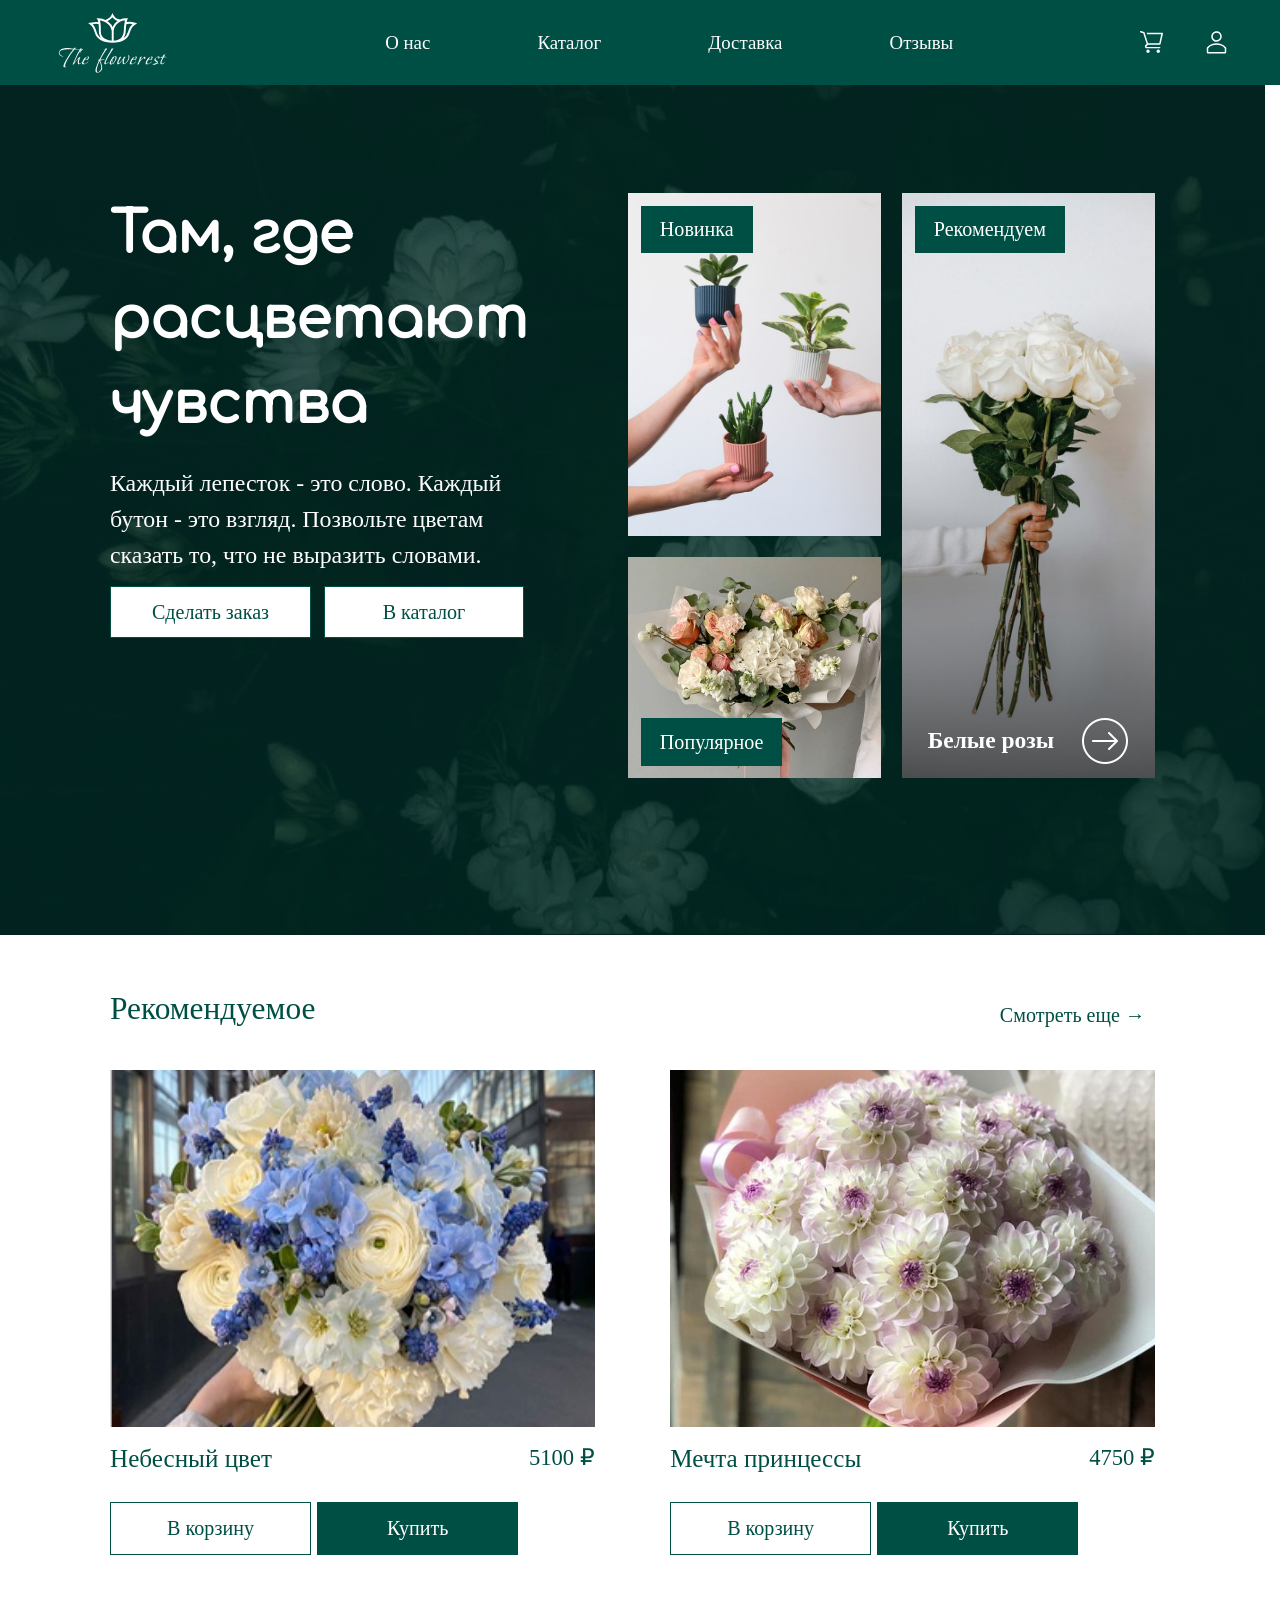
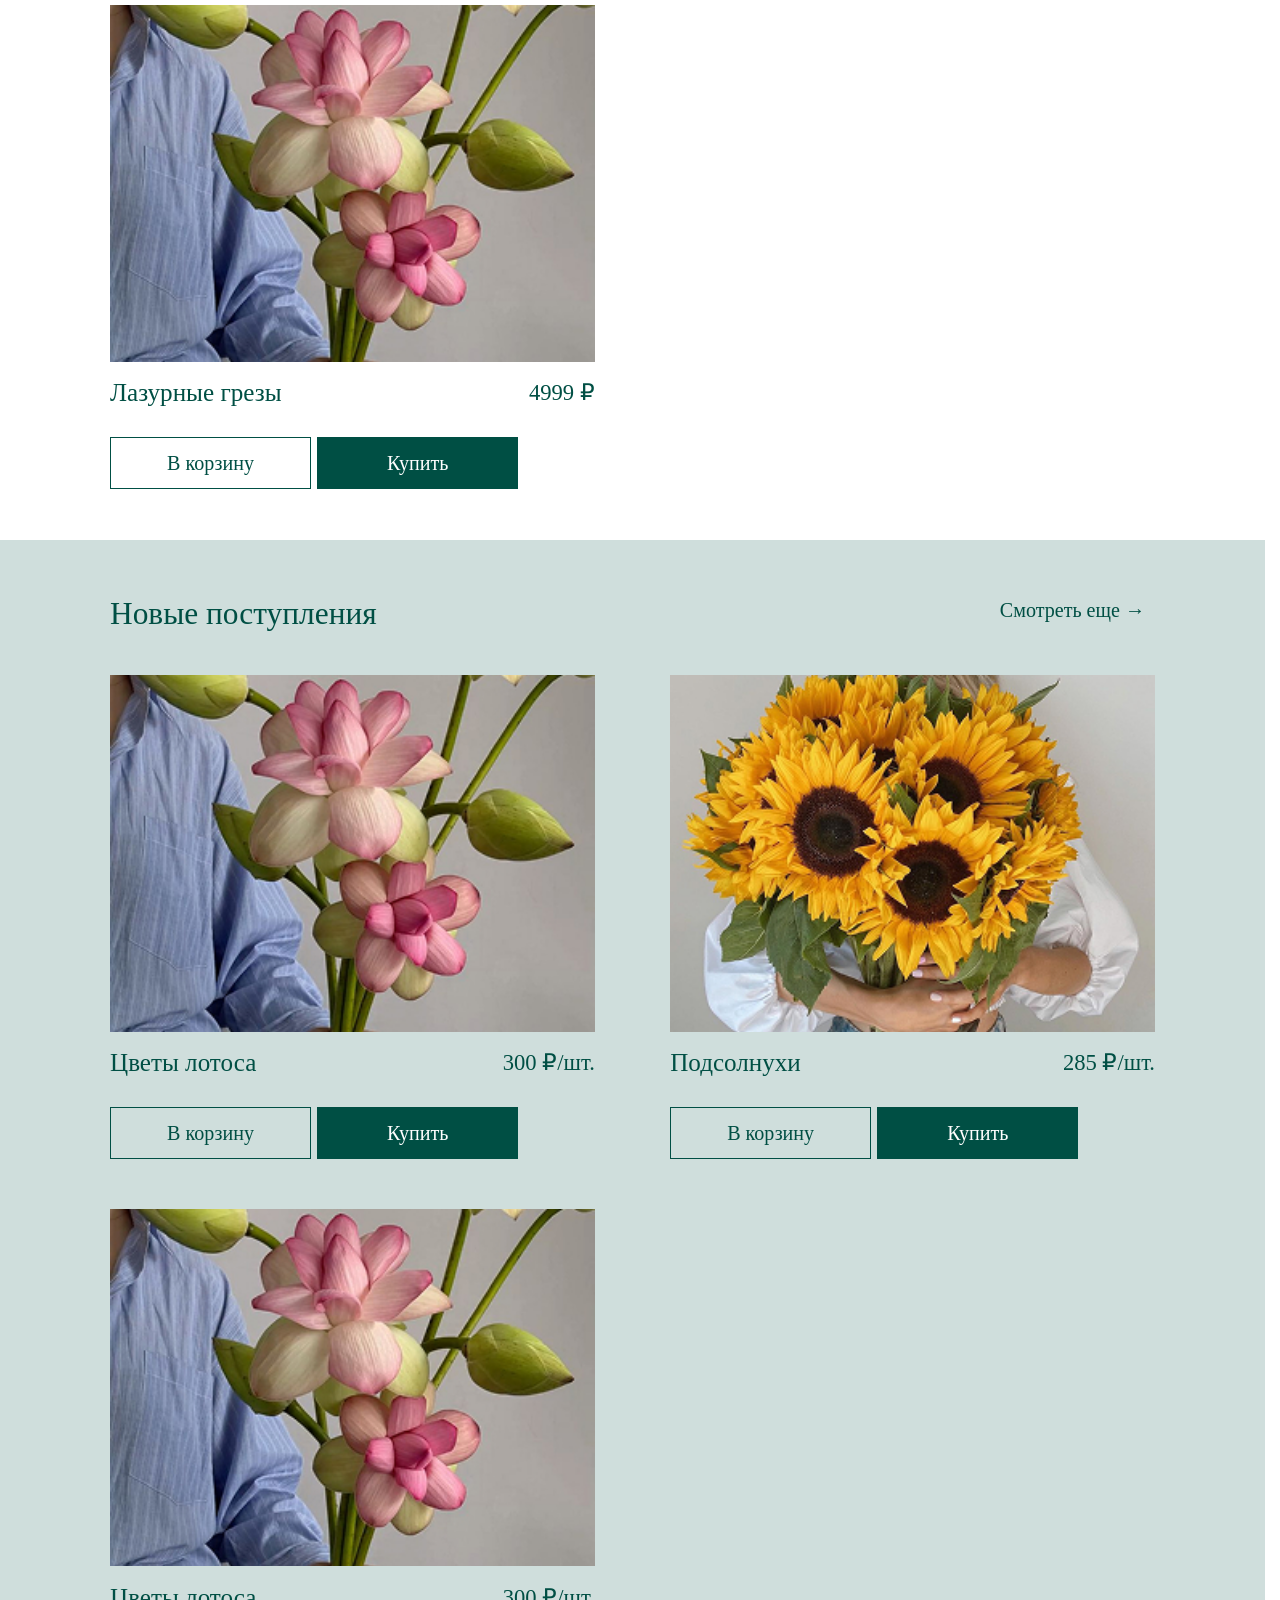
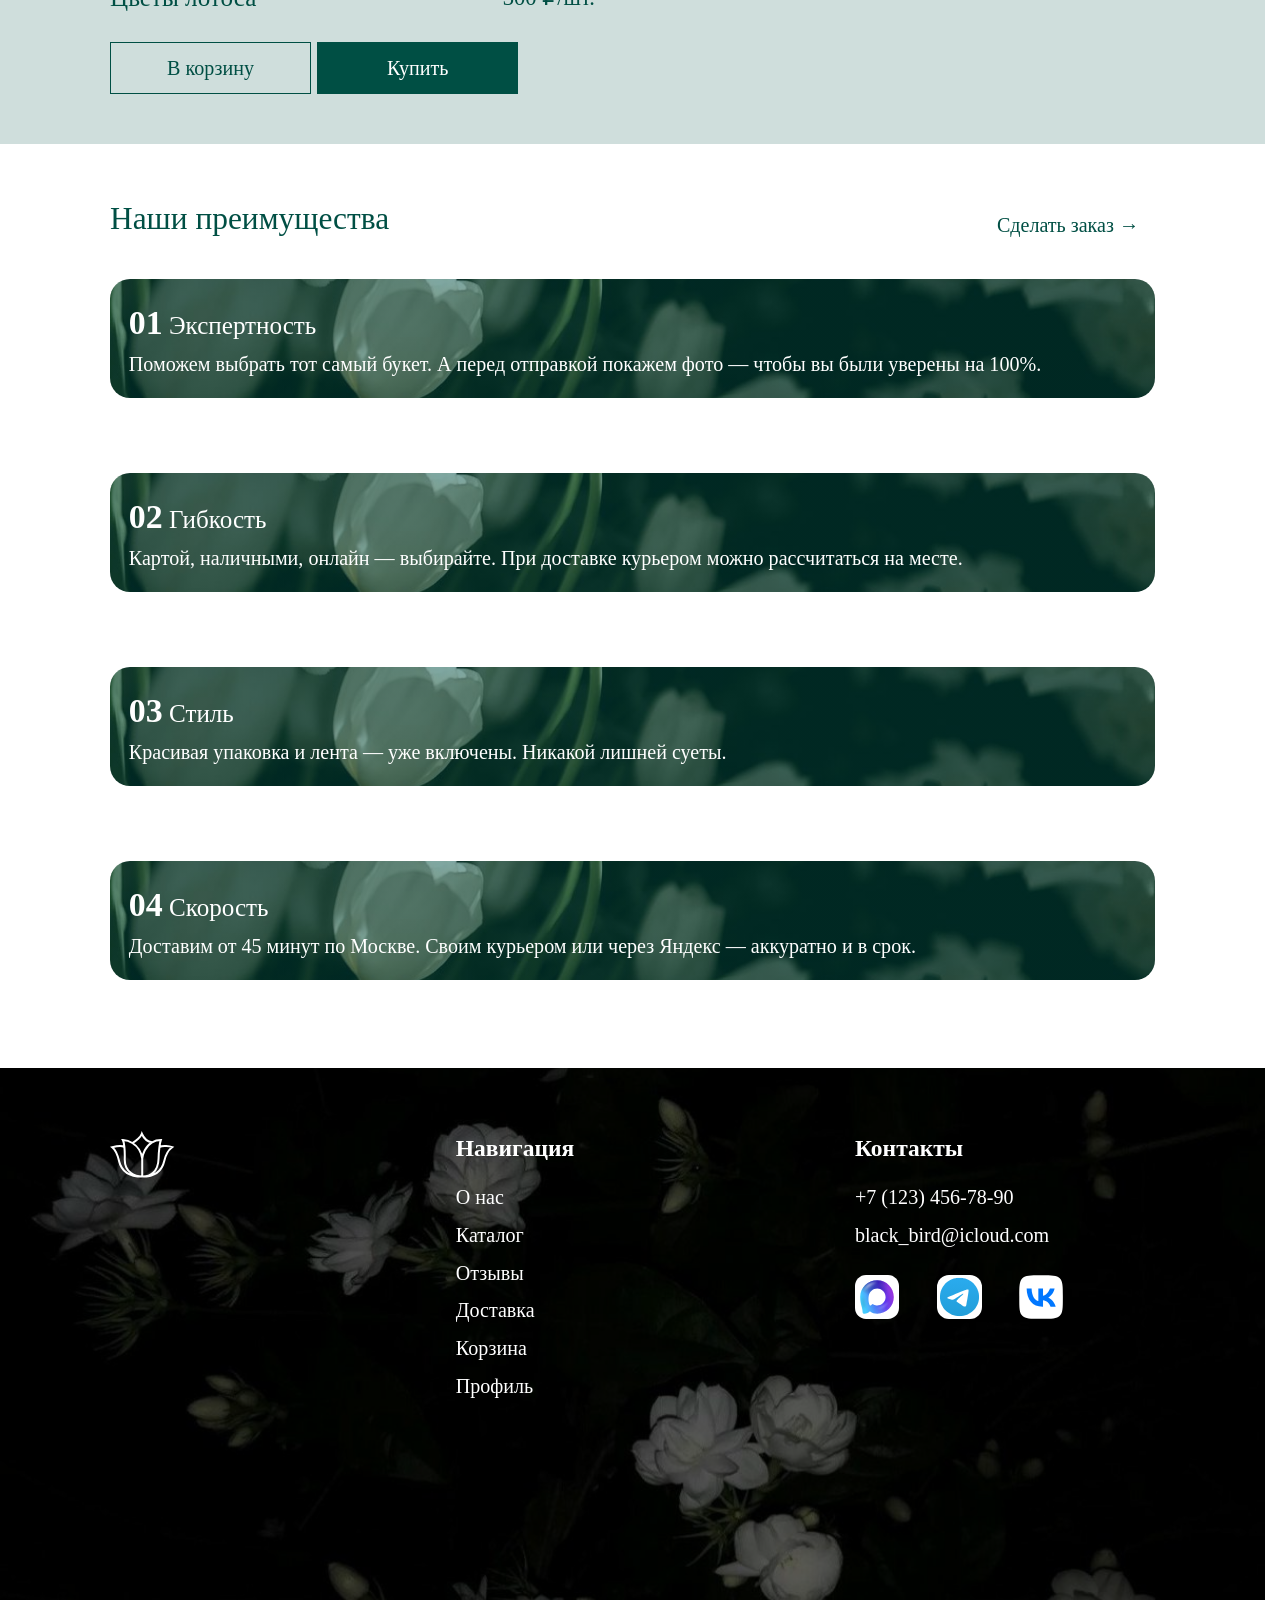
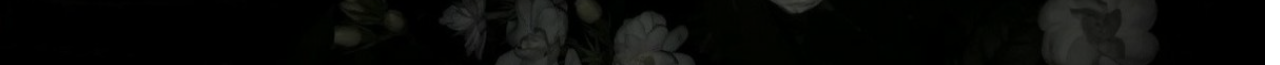
<file: index.html>
<!doctype html>
<html lang="ru">

<head>
  <meta charset="UTF-8" />
  <meta name="viewport" content="width=device-width, initial-scale=1.0" />
  <title>The Howerest</title>
  <link rel="stylesheet" href="css/main.css" />
  <script src="./js/main.js" defer></script>
</head>

<body>
  <header class="header">
    <div class="logo">
      <a href="/">
        <img src="./img/logo1.svg" alt="Логотип" />
      </a>
    </div>

    <nav class="full-menu" id="full-menu">
      <ul class="full-menu__list">
        <li>
          <a class="full-menu__link" href="./pages/about.html">О нас</a>
        </li>
        <li>
          <a class="full-menu__link" href="./pages/catalog.html">Каталог</a>
        </li>
        <li>
          <a class="full-menu__link" href="./pages/delivery.html">Доставка</a>
        </li>
        <li>
          <a class="full-menu__link" href="./pages/reviews.html">Отзывы</a>
        </li>
      </ul>
    </nav>
    <div class="header-actions">
      <a href="./pages/basket.html" class="header-basket">
        <span class="cart-count" id="cart-count">0</span>
        <svg class="header-icon" width="27" height="27" viewBox="0 0 27 27" xmlns="http://www.w3.org/2000/svg">
          <g clip-path="url(#clip0_221_533)">
            <path
              d="M9.99756 23.8411C10.9295 23.8411 11.6851 23.0905 11.6851 22.1647C11.6851 21.2389 10.9295 20.4884 9.99756 20.4884C9.06558 20.4884 8.31006 21.2389 8.31006 22.1647C8.31006 23.0905 9.06558 23.8411 9.99756 23.8411Z" />
            <path
              d="M20.25 23.8411C21.182 23.8411 21.9375 23.0905 21.9375 22.1647C21.9375 21.2389 21.182 20.4884 20.25 20.4884C19.318 20.4884 18.5625 21.2389 18.5625 22.1647C18.5625 23.0905 19.318 23.8411 20.25 23.8411Z" />
            <path
              d="M24.8101 4.00082C24.7403 3.91536 24.6523 3.84631 24.5525 3.79865C24.4526 3.75099 24.3434 3.72589 24.2326 3.72516H8.61761L9.10511 5.21523H23.2501L21.2476 14.1556H9.99761L6.57011 3.375C6.53304 3.2606 6.46866 3.15682 6.38247 3.07249C6.29627 2.98816 6.19082 2.9258 6.07511 2.89073L3.00011 1.95198C2.90556 1.92312 2.80621 1.91304 2.70774 1.92232C2.60927 1.9316 2.5136 1.96005 2.42619 2.00606C2.24968 2.09897 2.11754 2.25774 2.05886 2.44743C2.00018 2.63712 2.01977 2.8422 2.1133 3.01755C2.20683 3.1929 2.36666 3.32416 2.55761 3.38245L5.25011 4.20198L8.69261 15.005L7.46261 16.0033L7.36511 16.1002C7.06087 16.4485 6.88841 16.8912 6.87746 17.3523C6.86651 17.8133 7.01774 18.2637 7.30511 18.6258C7.50953 18.8728 7.76929 19.0688 8.06362 19.1981C8.35794 19.3275 8.67866 19.3867 9.00011 19.3709H21.5176C21.7165 19.3709 21.9073 19.2924 22.0479 19.1526C22.1886 19.0129 22.2676 18.8234 22.2676 18.6258C22.2676 18.4282 22.1886 18.2387 22.0479 18.099C21.9073 17.9593 21.7165 17.8808 21.5176 17.8808H8.88011C8.79375 17.8779 8.7096 17.8529 8.63581 17.8082C8.56201 17.7635 8.50106 17.7007 8.45883 17.6258C8.41661 17.5509 8.39455 17.4665 8.39477 17.3806C8.39499 17.2948 8.4175 17.2104 8.46011 17.1358L10.2676 15.6457H21.8476C22.021 15.6499 22.1905 15.5943 22.3272 15.4883C22.464 15.3824 22.5595 15.2326 22.5976 15.0646L24.9751 4.6341C24.9979 4.52303 24.9949 4.40825 24.9663 4.29851C24.9377 4.18877 24.8843 4.08696 24.8101 4.00082V4.00082Z" />
          </g>
          <defs>
            <clipPath id="clip0_221_533">
              <rect width="27" height="26.8212" />
            </clipPath>
          </defs>
        </svg>
      </a>
      <a href="./pages/profile.html" class="header-profile">
        <svg class="header-icon" width="27" height="27" viewBox="0 0 27 27" xmlns="http://www.w3.org/2000/svg">
          <g clip-path="url(#clip0_221_534)">
            <path
              d="M13.5 12.6656C14.5384 12.6656 15.5534 12.3597 16.4167 11.7866C17.2801 11.2136 17.953 10.3991 18.3504 9.44612C18.7477 8.49316 18.8517 7.44455 18.6491 6.43289C18.4466 5.42124 17.9465 4.49197 17.2123 3.76261C16.4781 3.03324 15.5426 2.53654 14.5242 2.33531C13.5058 2.13408 12.4502 2.23736 11.4909 2.63209C10.5316 3.02682 9.71166 3.69527 9.13478 4.55291C8.55791 5.41055 8.25 6.41886 8.25 7.45033C8.25 8.8335 8.80312 10.16 9.78769 11.1381C10.7723 12.1161 12.1076 12.6656 13.5 12.6656ZM13.5 3.72517C14.2417 3.72517 14.9667 3.94365 15.5834 4.35297C16.2001 4.7623 16.6807 5.34409 16.9645 6.02477C17.2484 6.70546 17.3226 7.45447 17.1779 8.17708C17.0333 8.89969 16.6761 9.56345 16.1517 10.0844C15.6272 10.6054 14.959 10.9602 14.2316 11.1039C13.5042 11.2477 12.7502 11.1739 12.0649 10.8919C11.3797 10.61 10.794 10.1325 10.382 9.51992C9.96993 8.90732 9.75 8.1871 9.75 7.45033C9.75 6.46236 10.1451 5.51485 10.8483 4.81624C11.5516 4.11764 12.5054 3.72517 13.5 3.72517Z" />
            <path
              d="M22.8525 18.1565C21.6497 16.8936 20.2003 15.8878 18.5929 15.2003C16.9855 14.5129 15.2538 14.1583 13.5038 14.1583C11.7537 14.1583 10.022 14.5129 8.4146 15.2003C6.80717 15.8878 5.35777 16.8936 4.155 18.1565C3.89424 18.4331 3.74941 18.7981 3.75 19.1772V23.096C3.75 23.4912 3.90804 23.8702 4.18934 24.1497C4.47065 24.4291 4.85218 24.5861 5.25 24.5861H21.75C22.1478 24.5861 22.5294 24.4291 22.8107 24.1497C23.092 23.8702 23.25 23.4912 23.25 23.096V19.1772C23.2526 18.7992 23.1105 18.4343 22.8525 18.1565ZM21.75 23.096H5.25V19.1697C6.31292 18.0579 7.59247 17.1725 9.01077 16.5675C10.4291 15.9625 11.9565 15.6505 13.5 15.6505C15.0435 15.6505 16.5709 15.9625 17.9892 16.5675C19.4075 17.1725 20.6871 18.0579 21.75 19.1697V23.096Z" />
          </g>
          <defs>
            <clipPath id="clip0_221_534">
              <rect width="27" height="26.8212" />
            </clipPath>
          </defs>
        </svg>
      </a>
      <button class="burger" id="burger">
        <span class="burger__line"></span>
        <span class="burger__line"></span>
        <span class="burger__line"></span>
      </button>
    </div>
  </header>
  <div class="overlay" id="overlay"></div>
  <main>
    <section class="section section-main">
      <div class="container main-content">
        <div class="main-wrapper-right">
          <h1 class="main__title">Там, где расцветают чувства</h1>
          <p class="main__text">
            Каждый лепесток - это слово. Каждый бутон - это взгляд. Позвольте
            цветам сказать то, что не выразить словами.
          </p>
          <div class="btns-main">
            <button class="btn btn-main btn-buy">Сделать заказ</button>
            <a href="./pages/catalog.html" class="btn btn-main">В каталог</a>
          </div>
        </div>
        <div class="main-wrapper-left">
          <div class="main-item main-item-1">
            <div class="inner-green">Новинка</div>
          </div>

          <a class="main-item main-item-2" href="./pages/recommendation.html">
            <div class="inner-green">Рекомендуем</div>
            <div class="main-item-2__info">
              <h3 class="main-item-2__title">Белые розы</h3>
              <img src="./img/main-page/arrow-forward.png" alt="" />
            </div>
          </a>
          <div class="main-item main-item-3">
            <div class="inner-green">Популярное</div>
          </div>
        </div>
      </div>
    </section>
    <div class="container">
      <section class="section recommendations">
        <h2 class="title">Рекомендуемое</h2>
        <div class="cards-flowers">
          <div class="card-flowers">
            <img src="./img/card-flowers/1.jpg" alt="" class="card-img" />
            <div class="card-info">
              <h2 class="card-title">Небесный цвет</h2>
              <p class="card-price">5100 ₽</p>
            </div>
            <div class="btns">
              <button class="btn add-to-cart">В корзину</button>
              <button class="btn btn-green btn-buy">Купить</button>
            </div>
          </div>
          <div class="card-flowers">
            <img src="./img/card-flowers/2.png" alt="" class="card-img" />
            <div class="card-info">
              <h2 class="card-title">Мечта принцессы</h2>
              <p class="card-price">4750 ₽</p>
            </div>
            <div class="btns">
              <button class="btn add-to-cart">В корзину</button>
              <button class="btn btn-green btn-buy">Купить</button>
            </div>
          </div>
          <div class="card-flowers">
            <img src="./img/card-flowers/3.jpg" alt="" class="card-img" />
            <div class="card-info">
              <h2 class="card-title">Лазурные грезы</h2>
              <p class="card-price">4999 ₽</p>
            </div>
            <div class="btns">
              <button class="btn add-to-cart">В корзину</button>
              <button class="btn btn-green btn-buy">Купить</button>
            </div>
          </div>
        </div>

        <div class="center">
          <a href="./pages/recommendation.html" class="link link-more">Смотреть еще →</a>
        </div>
      </section>
    </div>
    <section class="section section-new-product">
      <div class="container">
        <h2 class="title">Новые поступления</h2>
        <div class="cards-flowers">
          <div class="card-flowers">
            <img src="./img/card-flowers/3.jpg" alt="" class="card-img" />
            <div class="card-info">
              <h2 class="card-title">Цветы лотоса</h2>
              <p class="card-price">300 ₽/шт.</p>
            </div>
            <div class="btns">
              <button class="btn add-to-cart">В корзину</button>
              <button class="btn btn-green btn-buy">Купить</button>
            </div>
          </div>
          <div class="card-flowers">
            <img src="./img/card-flowers/4.jpg" alt="" class="card-img" />
            <div class="card-info">
              <h2 class="card-title">Подсолнухи</h2>
              <p class="card-price">285 ₽/шт.</p>
            </div>
            <div class="btns">
              <button class="btn add-to-cart">В корзину</button>
              <button class="btn btn-green btn-buy">Купить</button>
            </div>
          </div>
          <div class="card-flowers">
            <img src="./img/card-flowers/3.jpg" alt="" class="card-img" />
            <div class="card-info">
              <h2 class="card-title">Цветы лотоса</h2>
              <p class="card-price">300 ₽/шт.</p>
            </div>
            <div class="btns">
              <button class="btn add-to-cart">В корзину</button>
              <button class="btn btn-green btn-buy">Купить</button>
            </div>
          </div>
        </div>

        <div class="center">
          <a href="./pages/catalog.html" class="link link-more-2">Смотреть еще →</a>
        </div>
      </div>
    </section>
    <div class="container">
      <section class="section">
        <h2 class="title">Наши преимущества</h2>
        <div class="advantages">
          <div class="advantage">
            <h3 class="advantage__title">
              <span class="advantage__number">01</span> Экспертность
            </h3>
            <p>
              Поможем выбрать тот самый букет. А перед отправкой покажем фото
              — чтобы вы были уверены на 100%.
            </p>
          </div>
          <div class="advantage">
            <h3 class="advantage__title">
              <span class="advantage__number">02</span> Гибкость
            </h3>
            <p>
              Картой, наличными, онлайн — выбирайте. При доставке курьером
              можно рассчитаться на месте.
            </p>
          </div>
          <div class="advantage">
            <h3 class="advantage__title">
              <span class="advantage__number">03</span> Стиль
            </h3>
            <p>
              Красивая упаковка и лента — уже включены. Никакой лишней суеты.
            </p>
          </div>
          <div class="advantage">
            <h3 class="advantage__title">
              <span class="advantage__number">04</span> Скорость
            </h3>
            <p>
              Доставим от 45 минут по Москве. Своим курьером или через Яндекс
              — аккуратно и в срок.
            </p>
          </div>
        </div>
        <div class="center">
          <button class="link link-more">Сделать заказ →</button>
        </div>
      </section>
    </div>
    <div class="modal" id="modal">
      <div class="modal__overlay" id="modal-overlay"></div>

      <div class="modal__content">
        <button class="modal__close" id="modal-close">×</button>

        <h3 class="modal__title">Оформить заказ</h3>

        <form class="modal__form" novalidate>
          <label class="form__label">
            Фамилия
            <input type="text" class="form__input" placeholder="Дрозд" />
          </label>
          <label class="form__label">
            Имя
            <input type="text" class="form__input" placeholder="Ксения" />
          </label>
          <label class="form__label">
            Телефон
            <input type="tel" class="form__input" placeholder="+71234567890" />
          </label>
          <label class="form__label">
            Адрес
            <input type="text" class="form__input" placeholder="Москва, ул. Молодежная, д1, кв7" />
          </label>
          <label class="form__label">
            Комментарий
            <textarea class="form__input"></textarea>
          </label>
          <div class="text-center">
            <button class="btn btn_action" type="submit">Оформить</button>
          </div>
        </form>
      </div>
    </div>
  </main>
  <footer class="footer">
    <div class="container footer-cont">
      <div class="footer-cont__top">
        <a href="/">
          <img src="./img/logo.svg" alt="logo" />
        </a>
        <div class="footer__block">
          <h3 class="footer__title">Навигация</h3>
          <ul class="footer__list">
            <li class="footer__item">
              <a class="link" href="./pages/about.html">О нас</a>
            </li>
            <li class="footer__item">
              <a class="link" href="./pages/catalog.html">Каталог</a>
            </li>
            <li class="footer__item">
              <a class="link" href="./pages/reviews.html">Отзывы</a>
            </li>
            <li class="footer__item">
              <a class="link" href="./pages/delivery.html">Доставка</a>
            </li>
            <li class="footer__item">
              <a class="link" href="./pages/basket.html">Корзина</a>
            </li>
            <li class="footer__item">
              <a class="link" href="./pages/profile.html">Профиль</a>
            </li>
          </ul>
        </div>
        <div class="footer__block">
          <h3 class="footer__title">Контакты</h3>
          <ul class="footer__list">
            <li class="footer__item">
              <a class="link" href="#">+7 (123) 456-78-90</a>
            </li>
            <li class="footer__item">
              <a class="link" href="#">black_bird@icloud.com</a>
            </li>
            <li>
              <div class="footer__networks">
                <img src="./img/footer/MAX.svg" alt="" class="network-icon" />
                <img src="./img/footer/Telegram.svg" alt="" class="network-icon" />
                <img src="./img/footer/VK.svg" alt="" class="network-icon" />
              </div>
            </li>
            <li>
              <iframe
                src="https://yandex.ru/map-widget/v1/?um=constructor%3A52e5e6a4a6f6991aca93e91b4d453ca29bb0eb1a82e586d2be83310b5b76d53d&amp;source=constructor"
                width="100%" height="250" frameborder="0"></iframe>
            </li>
          </ul>
        </div>
      </div>
    </div>
  </footer>
</body>
<script>
  // modal
  const buyBtn = document.querySelectorAll(".btn-buy");
  const modal = document.getElementById("modal");
  const modalOverlay = document.getElementById("modal-overlay");
  const modalClose = document.getElementById("modal-close");
  const form = document.querySelector(".modal__form");

  buyBtn.forEach((b) =>
    b.addEventListener("click", () => {
      modal.classList.add("modal--open");
    }),
  );

  modalOverlay.addEventListener("click", () => {
    modal.classList.remove("modal--open");
  });

  modalClose.addEventListener("click", () => {
    modal.classList.remove("modal--open");
  });

  form.addEventListener("submit", (e) => {
    e.preventDefault();

    let isValid = true;

    const fields = [
      {
        input: form.querySelector('input[placeholder="Дрозд"]'),
        name: "Фамилия",
      },
      {
        input: form.querySelector('input[placeholder="Ксения"]'),
        name: "Имя",
      },
      { input: form.querySelector('input[type="tel"]'), name: "Телефон" },
      {
        input: form.querySelector('input[placeholder^="Москва"]'),
        name: "Адрес",
      },
    ];

    fields.forEach(({ input, name }) => {
      const error = input.parentElement.querySelector(".form__error");
      if (error) error.remove();

      const value = input.value.trim();
      let errorMsg = "";

      if (!value) {
        errorMsg = "Поле обязательно для заполнения";
      } else if (name === "Телефон" && !/^\+7\d{10}$/.test(value)) {
        errorMsg = "Введите телефон в формате +71234567890";
      }

      if (errorMsg) {
        isValid = false;
        input.classList.add("form__input--error");
        const span = document.createElement("span");
        span.className = "form__error";
        span.textContent = errorMsg;
        input.parentElement.appendChild(span);
      } else {
        input.classList.remove("form__input--error");
      }
    });

    if (isValid) {
      // здесь отправка данных
      alert("Заказ оформлен!");
      form.reset();
      document.getElementById("modal").classList.remove("modal--open");
    }
  });

  // убираем ошибку при вводе
  form.querySelectorAll(".form__input").forEach((input) => {
    input.addEventListener("input", () => {
      input.classList.remove("form__input--error");
      const error = input.parentElement.querySelector(".form__error");
      if (error) error.remove();
    });
  });
  document.addEventListener("DOMContentLoaded", () => {
    updateCartCount();
  });
  // добавление в корзину
  document.querySelectorAll(".add-to-cart").forEach((button) => {
    button.addEventListener("click", () => {
      const card = button.closest(".card-flowers");

      const title = card.querySelector(".card-title").textContent;
      const price = card.querySelector(".card-price").textContent;
      const img = card.querySelector(".card-img").getAttribute("src");

      const cart = getCart();

      const existingItem = cart.find((item) => item.title === title);

      if (existingItem) {
        existingItem.qty += 1;
      } else {
        cart.push({
          title,
          price,
          img,
          qty: 1,
        });
      }

      saveCart(cart);

      // обновляем счетчик
      updateCartCount();

      showToast("Товар добавлен в корзину");
    });
  });
</script>

</html>
</file>
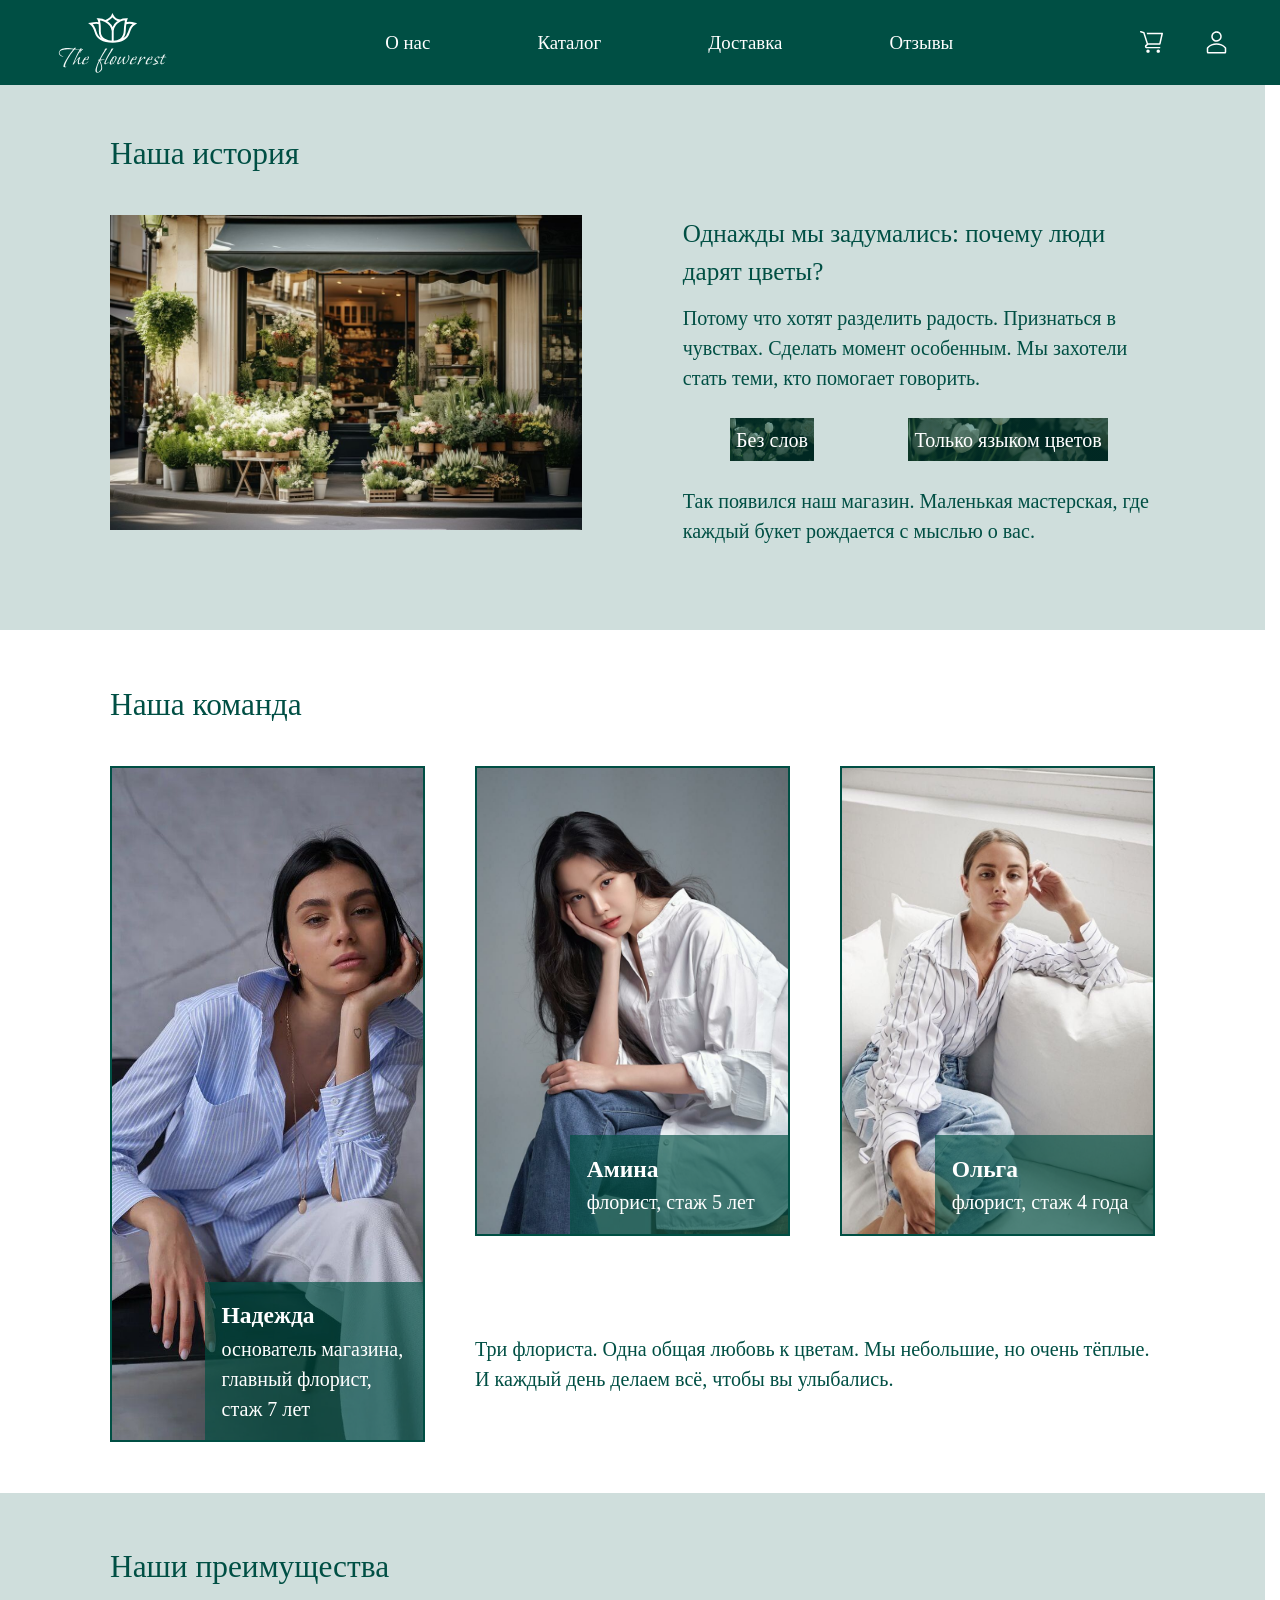
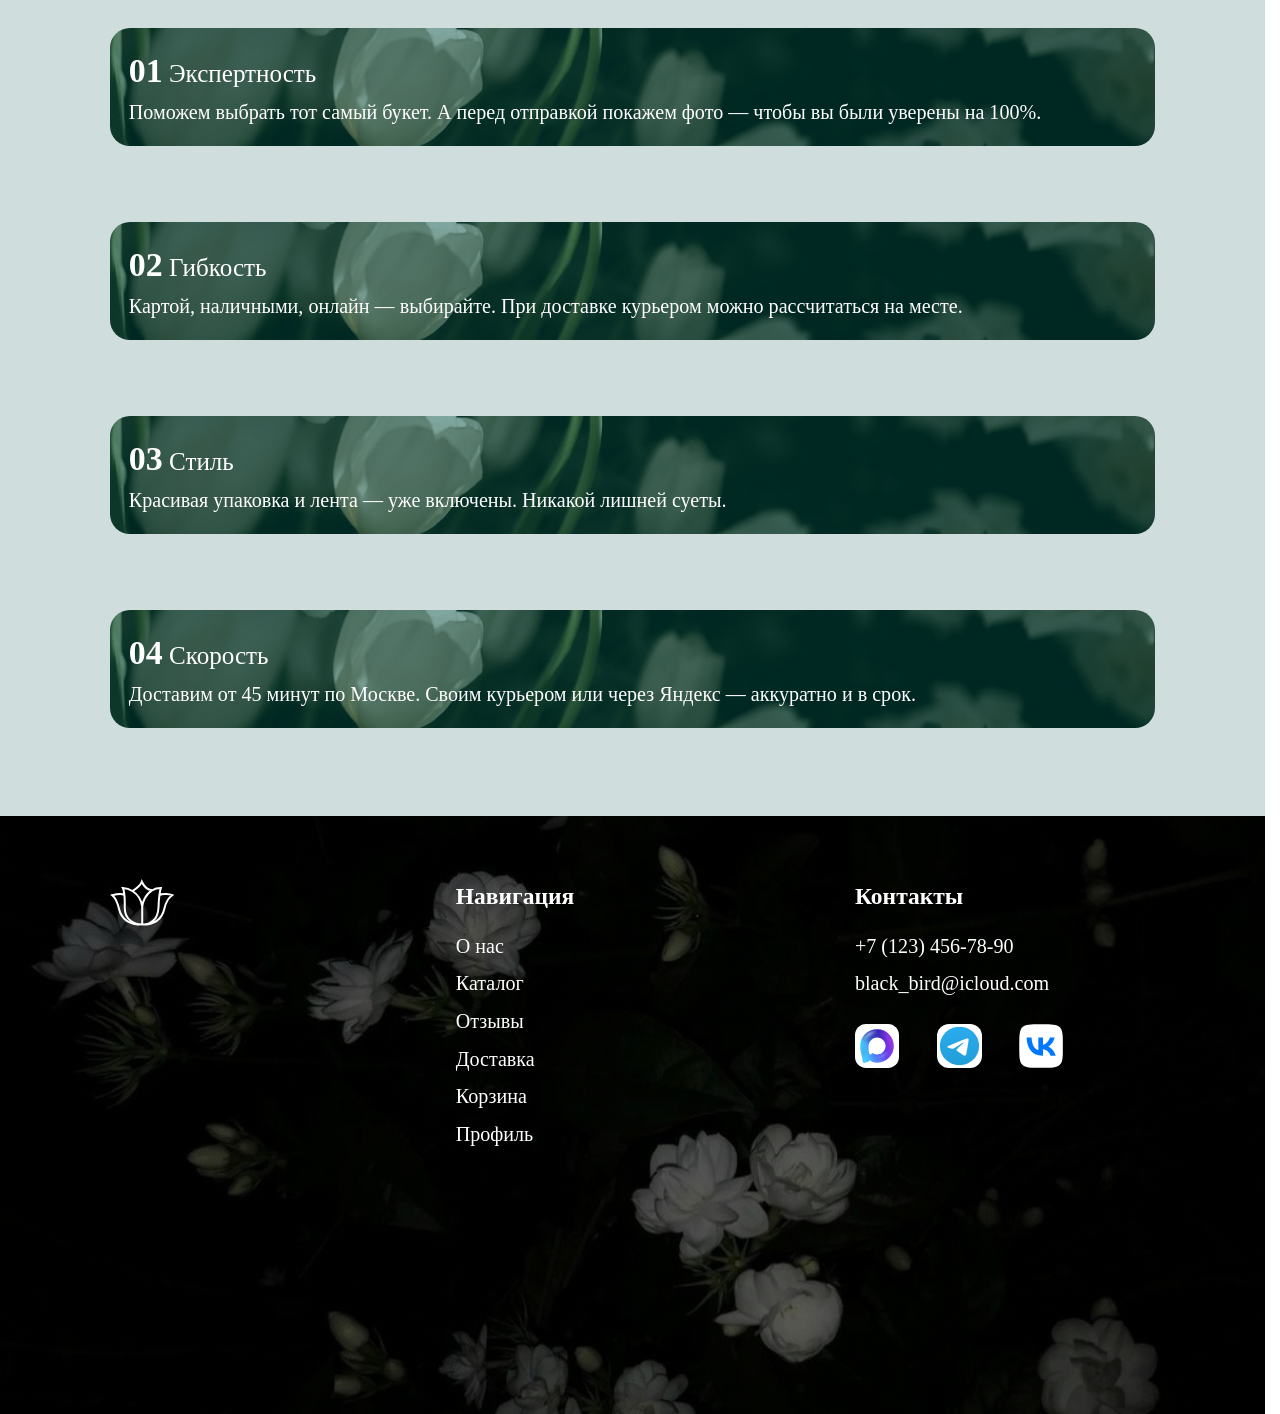
<file: pages/about.html>
<!doctype html>
<html lang="ru">

<head>
  <meta charset="UTF-8" />
  <meta name="viewport" content="width=device-width, initial-scale=1.0" />
  <title>The Howerest</title>
  <link rel="stylesheet" href="../css/main.css" />
  <script src="../js/main.js" defer></script>
</head>

<body>
  <header class="header">
    <div class="logo">
      <a href="/">
        <img src="../img/logo1.svg" alt="Логотип" />
      </a>
    </div>

    <nav class="full-menu" id="full-menu">
      <ul class="full-menu__list">
        <li><a class="full-menu__link" href="../pages/about.html">О нас</a></li>
        <li>
          <a class="full-menu__link" href="../pages/catalog.html">Каталог</a>
        </li>
        <li>
          <a class="full-menu__link" href="../pages/delivery.html">Доставка</a>
        </li>
        <li><a class="full-menu__link" href="../pages/reviews.html">Отзывы</a></li>
      </ul>
    </nav>
    <div class="header-actions">
      <a href="../pages/basket.html" class="header-basket">
        <span class="cart-count" id="cart-count">0</span>
        <svg class="header-icon" width="27" height="27" viewBox="0 0 27 27" xmlns="http://www.w3.org/2000/svg">
          <g clip-path="url(#clip0_221_533)">
            <path
              d="M9.99756 23.8411C10.9295 23.8411 11.6851 23.0905 11.6851 22.1647C11.6851 21.2389 10.9295 20.4884 9.99756 20.4884C9.06558 20.4884 8.31006 21.2389 8.31006 22.1647C8.31006 23.0905 9.06558 23.8411 9.99756 23.8411Z" />
            <path
              d="M20.25 23.8411C21.182 23.8411 21.9375 23.0905 21.9375 22.1647C21.9375 21.2389 21.182 20.4884 20.25 20.4884C19.318 20.4884 18.5625 21.2389 18.5625 22.1647C18.5625 23.0905 19.318 23.8411 20.25 23.8411Z" />
            <path
              d="M24.8101 4.00082C24.7403 3.91536 24.6523 3.84631 24.5525 3.79865C24.4526 3.75099 24.3434 3.72589 24.2326 3.72516H8.61761L9.10511 5.21523H23.2501L21.2476 14.1556H9.99761L6.57011 3.375C6.53304 3.2606 6.46866 3.15682 6.38247 3.07249C6.29627 2.98816 6.19082 2.9258 6.07511 2.89073L3.00011 1.95198C2.90556 1.92312 2.80621 1.91304 2.70774 1.92232C2.60927 1.9316 2.5136 1.96005 2.42619 2.00606C2.24968 2.09897 2.11754 2.25774 2.05886 2.44743C2.00018 2.63712 2.01977 2.8422 2.1133 3.01755C2.20683 3.1929 2.36666 3.32416 2.55761 3.38245L5.25011 4.20198L8.69261 15.005L7.46261 16.0033L7.36511 16.1002C7.06087 16.4485 6.88841 16.8912 6.87746 17.3523C6.86651 17.8133 7.01774 18.2637 7.30511 18.6258C7.50953 18.8728 7.76929 19.0688 8.06362 19.1981C8.35794 19.3275 8.67866 19.3867 9.00011 19.3709H21.5176C21.7165 19.3709 21.9073 19.2924 22.0479 19.1526C22.1886 19.0129 22.2676 18.8234 22.2676 18.6258C22.2676 18.4282 22.1886 18.2387 22.0479 18.099C21.9073 17.9593 21.7165 17.8808 21.5176 17.8808H8.88011C8.79375 17.8779 8.7096 17.8529 8.63581 17.8082C8.56201 17.7635 8.50106 17.7007 8.45883 17.6258C8.41661 17.5509 8.39455 17.4665 8.39477 17.3806C8.39499 17.2948 8.4175 17.2104 8.46011 17.1358L10.2676 15.6457H21.8476C22.021 15.6499 22.1905 15.5943 22.3272 15.4883C22.464 15.3824 22.5595 15.2326 22.5976 15.0646L24.9751 4.6341C24.9979 4.52303 24.9949 4.40825 24.9663 4.29851C24.9377 4.18877 24.8843 4.08696 24.8101 4.00082V4.00082Z" />
          </g>
          <defs>
            <clipPath id="clip0_221_533">
              <rect width="27" height="26.8212" />
            </clipPath>
          </defs>
        </svg>
      </a>
      <a href="../pages/profile.html" class="header-profile">
        <svg class="header-icon" width="27" height="27" viewBox="0 0 27 27" xmlns="http://www.w3.org/2000/svg">
          <g clip-path="url(#clip0_221_534)">
            <path
              d="M13.5 12.6656C14.5384 12.6656 15.5534 12.3597 16.4167 11.7866C17.2801 11.2136 17.953 10.3991 18.3504 9.44612C18.7477 8.49316 18.8517 7.44455 18.6491 6.43289C18.4466 5.42124 17.9465 4.49197 17.2123 3.76261C16.4781 3.03324 15.5426 2.53654 14.5242 2.33531C13.5058 2.13408 12.4502 2.23736 11.4909 2.63209C10.5316 3.02682 9.71166 3.69527 9.13478 4.55291C8.55791 5.41055 8.25 6.41886 8.25 7.45033C8.25 8.8335 8.80312 10.16 9.78769 11.1381C10.7723 12.1161 12.1076 12.6656 13.5 12.6656ZM13.5 3.72517C14.2417 3.72517 14.9667 3.94365 15.5834 4.35297C16.2001 4.7623 16.6807 5.34409 16.9645 6.02477C17.2484 6.70546 17.3226 7.45447 17.1779 8.17708C17.0333 8.89969 16.6761 9.56345 16.1517 10.0844C15.6272 10.6054 14.959 10.9602 14.2316 11.1039C13.5042 11.2477 12.7502 11.1739 12.0649 10.8919C11.3797 10.61 10.794 10.1325 10.382 9.51992C9.96993 8.90732 9.75 8.1871 9.75 7.45033C9.75 6.46236 10.1451 5.51485 10.8483 4.81624C11.5516 4.11764 12.5054 3.72517 13.5 3.72517Z" />
            <path
              d="M22.8525 18.1565C21.6497 16.8936 20.2003 15.8878 18.5929 15.2003C16.9855 14.5129 15.2538 14.1583 13.5038 14.1583C11.7537 14.1583 10.022 14.5129 8.4146 15.2003C6.80717 15.8878 5.35777 16.8936 4.155 18.1565C3.89424 18.4331 3.74941 18.7981 3.75 19.1772V23.096C3.75 23.4912 3.90804 23.8702 4.18934 24.1497C4.47065 24.4291 4.85218 24.5861 5.25 24.5861H21.75C22.1478 24.5861 22.5294 24.4291 22.8107 24.1497C23.092 23.8702 23.25 23.4912 23.25 23.096V19.1772C23.2526 18.7992 23.1105 18.4343 22.8525 18.1565ZM21.75 23.096H5.25V19.1697C6.31292 18.0579 7.59247 17.1725 9.01077 16.5675C10.4291 15.9625 11.9565 15.6505 13.5 15.6505C15.0435 15.6505 16.5709 15.9625 17.9892 16.5675C19.4075 17.1725 20.6871 18.0579 21.75 19.1697V23.096Z" />
          </g>
          <defs>
            <clipPath id="clip0_221_534">
              <rect width="27" height="26.8212" />
            </clipPath>
          </defs>
        </svg>
      </a>
      <button class="burger" id="burger">
        <span class="burger__line"></span>
        <span class="burger__line"></span>
        <span class="burger__line"></span>
      </button>
    </div>
  </header>
  <div class="overlay" id="overlay"></div>
  <main>
    <section class="section section_green">
      <div class="container">
        <h1 class="title">Наша история</h1>
        <div class="about-content">
          <div class="about-wrapper-right">
            <img src="../img/about-page/bg.png" alt="" class="about__img" />
          </div>
          <div class="about-wrapper-left">
            <strong class="about__question">Однажды мы задумались: почему люди дарят цветы? </strong>
            <p class="about__text">
              Потому что хотят разделить радость. Признаться в чувствах. Сделать
              момент особенным. Мы захотели стать теми, кто помогает говорить.
            </p>
            <ul class="about__list">
              <li class="about__item">Без слов</li>
              <li class="about__item">Только языком цветов</li>
            </ul>
            <p>
              Так появился наш магазин. Маленькая мастерская, где каждый букет
              рождается с мыслью о вас.
            </p>
          </div>
        </div>

      </div>
    </section>
    <div class="container">
      <section class="section team">
        <h2 class="title">Наша команда</h2>
        <div class="teammates">
          <div class="teammate teammate-1">
            <div class="teammate__info">
              <h3 class="teammate__title">Надежда</h3>
              <p>основатель магазина, главный флорист, стаж 7 лет</p>
            </div>
          </div>
          <div class="teammate teammate-2">
            <div class="teammate__info">
              <h3 class="teammate__title">Амина</h3>
              <p>флорист, стаж 5 лет</p>
            </div>
          </div>
          <div class="teammate teammate-3">
            <div class="teammate__info">
              <h3 class="teammate__title">Ольга</h3>
              <p>флорист, стаж 4 года</p>
            </div>
          </div>
          <p class="teammate-text">
            Три флориста. Одна общая любовь к цветам. Мы небольшие, но очень тёплые. И каждый день делаем всё, чтобы вы
            улыбались.
          </p>
        </div>
      </section>
    </div>
    <section class="section section_green">
      <div class="container">
        <h2 class="title">Наши преимущества</h2>
        <div class="advantages">
          <div class="advantage">
            <h3 class="advantage__title">
              <span class="advantage__number">01</span> Экспертность
            </h3>
            <p>Поможем выбрать тот самый букет. А перед отправкой покажем фото — чтобы вы были уверены на
              100%.</p>
          </div>
          <div class="advantage">
            <h3 class="advantage__title">
              <span class="advantage__number">02</span> Гибкость
            </h3>
            <p>Картой, наличными, онлайн — выбирайте. При доставке курьером можно рассчитаться на месте.</p>
          </div>
          <div class="advantage">
            <h3 class="advantage__title">
              <span class="advantage__number">03</span> Стиль
            </h3>
            <p>Красивая упаковка и лента — уже включены. Никакой лишней суеты.</p>
          </div>
          <div class="advantage">
            <h3 class="advantage__title">
              <span class="advantage__number">04</span> Скорость
            </h3>
            <p>Доставим от 45 минут по Москве. Своим курьером или через Яндекс — аккуратно и в срок.</p>
          </div>
        </div>
      </div>
    </section>

  </main>
  <footer class="footer">
    <div class="container footer-cont">
      <div class="footer-cont__top">
        <a href="/">
          <img src="../img/logo.svg" alt="logo" />
        </a>
        <div class="footer__block">
          <h3 class="footer__title">Навигация</h3>
          <ul class="footer__list">
            <li class="footer__item">
              <a class="link" href="../pages/about.html">О нас</a>
            </li>
            <li class="footer__item">
              <a class="link" href="../pages/catalog.html">Каталог</a>
            </li>
            <li class="footer__item">
              <a class="link" href="../pages/reviews.html">Отзывы</a>
            </li>
            <li class="footer__item">
              <a class="link" href="../pages/delivery.html">Доставка</a>
            </li>
            <li class="footer__item">
              <a class="link" href="../pages/basket.html">Корзина</a>
            </li>
            <li class="footer__item">
              <a class="link" href="../pages/profile.html">Профиль</a>
            </li>
          </ul>
        </div>
        <div class="footer__block">
          <h3 class="footer__title">Контакты</h3>
          <ul class="footer__list">
            <li class="footer__item">
              <a class="link" href="#">+7 (123) 456-78-90</a>
            </li>
            <li class="footer__item">
              <a class="link" href="#">black_bird@icloud.com</a>
            </li>
            <li>
              <div class="footer__networks">
                <img src="../img/footer/MAX.svg" alt="" class="network-icon" />
                <img src="../img/footer/Telegram.svg" alt="" class="network-icon" />
                <img src="../img/footer/VK.svg" alt="" class="network-icon" />
              </div>
            </li>
            <li>
              <iframe
                src="https://yandex.ru/map-widget/v1/?um=constructor%3A52e5e6a4a6f6991aca93e91b4d453ca29bb0eb1a82e586d2be83310b5b76d53d&amp;source=constructor"
                width="100%" height="250" frameborder="0"></iframe>
            </li>
          </ul>
        </div>
      </div>
    </div>
  </footer>
</body>
<script>
  document.addEventListener('DOMContentLoaded', () => {

    updateCartCount();

  });
</script>

</html>
</file>
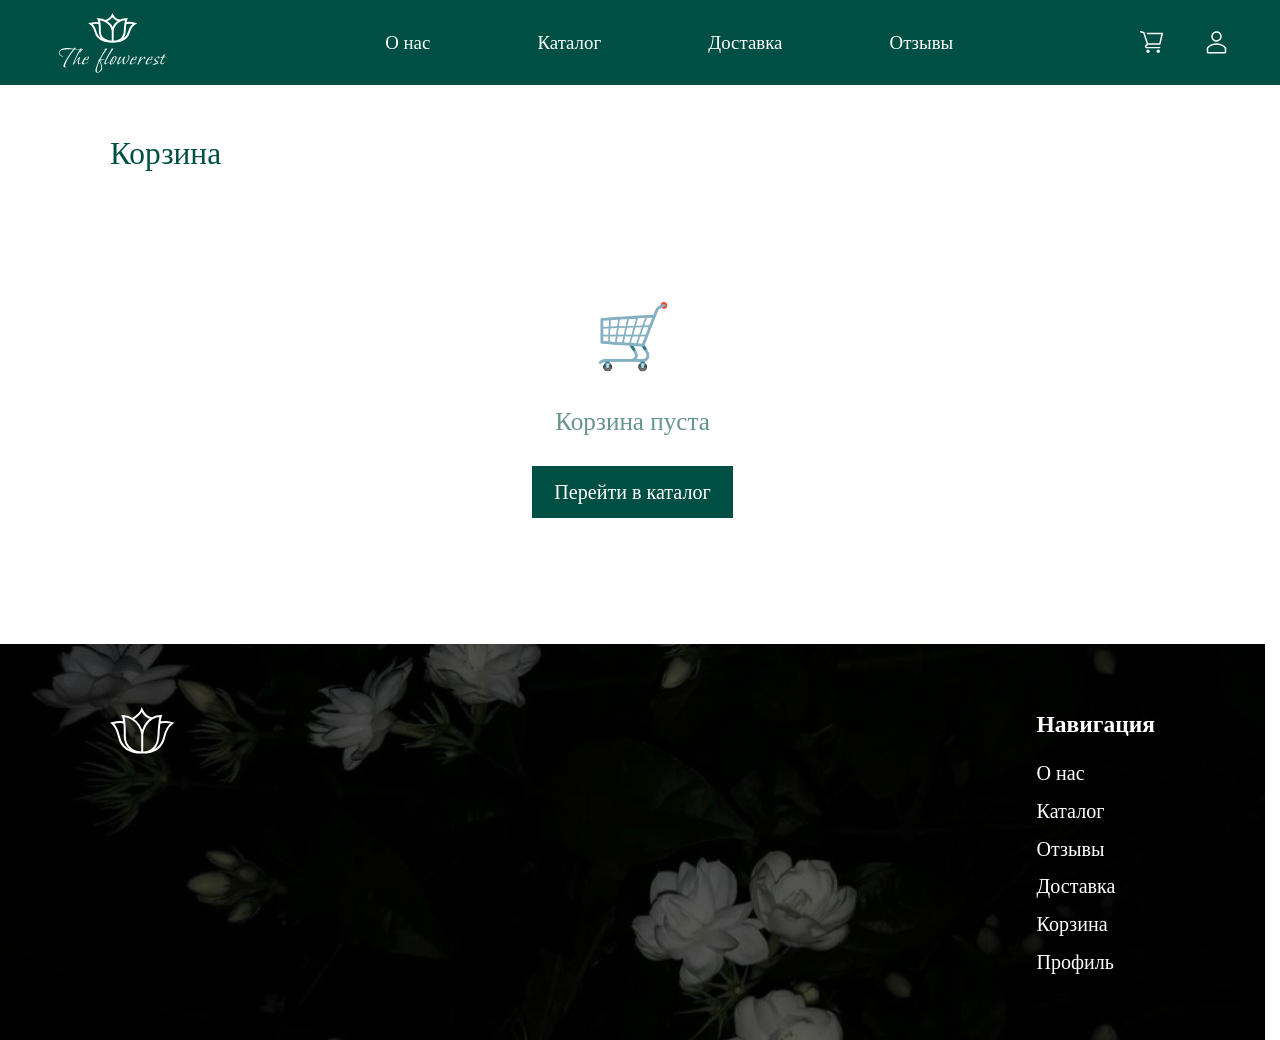
<file: pages/basket.html>
<!doctype html>
<html lang="ru">

<head>
  <meta charset="UTF-8" />
  <meta name="viewport" content="width=device-width, initial-scale=1.0" />
  <title>Корзина — The Flowerest</title>
  <link rel="stylesheet" href="../css/main.css" />
  <script src="../js/main.js" defer></script>
</head>

<body>
  <header class="header">
    <div class="logo">
      <a href="/"><img src="../img/logo1.svg" alt="Логотип" /></a>
    </div>
    <nav class="full-menu" id="full-menu">
      <ul class="full-menu__list">
        <li>
          <a class="full-menu__link" href="../pages/about.html">О нас</a>
        </li>
        <li>
          <a class="full-menu__link" href="../pages/catalog.html">Каталог</a>
        </li>
        <li>
          <a class="full-menu__link" href="../pages/delivery.html">Доставка</a>
        </li>
        <li>
          <a class="full-menu__link" href="../pages/reviews.html">Отзывы</a>
        </li>
      </ul>
    </nav>
    <div class="header-actions">
      <a href="../pages/basket.html" class="header-basket">
        <span class="cart-count" id="cart-count">0</span>
        <svg class="header-icon" width="27" height="27" viewBox="0 0 27 27" xmlns="http://www.w3.org/2000/svg">
          <g clip-path="url(#clip0_b)">
            <path
              d="M9.99756 23.8411C10.9295 23.8411 11.6851 23.0905 11.6851 22.1647C11.6851 21.2389 10.9295 20.4884 9.99756 20.4884C9.06558 20.4884 8.31006 21.2389 8.31006 22.1647C8.31006 23.0905 9.06558 23.8411 9.99756 23.8411Z" />
            <path
              d="M20.25 23.8411C21.182 23.8411 21.9375 23.0905 21.9375 22.1647C21.9375 21.2389 21.182 20.4884 20.25 20.4884C19.318 20.4884 18.5625 21.2389 18.5625 22.1647C18.5625 23.0905 19.318 23.8411 20.25 23.8411Z" />
            <path
              d="M24.8101 4.00082C24.7403 3.91536 24.6523 3.84631 24.5525 3.79865C24.4526 3.75099 24.3434 3.72589 24.2326 3.72516H8.61761L9.10511 5.21523H23.2501L21.2476 14.1556H9.99761L6.57011 3.375C6.53304 3.2606 6.46866 3.15682 6.38247 3.07249C6.29627 2.98816 6.19082 2.9258 6.07511 2.89073L3.00011 1.95198C2.90556 1.92312 2.80621 1.91304 2.70774 1.92232C2.60927 1.9316 2.5136 1.96005 2.42619 2.00606C2.24968 2.09897 2.11754 2.25774 2.05886 2.44743C2.00018 2.63712 2.01977 2.8422 2.1133 3.01755C2.20683 3.1929 2.36666 3.32416 2.55761 3.38245L5.25011 4.20198L8.69261 15.005L7.46261 16.0033L7.36511 16.1002C7.06087 16.4485 6.88841 16.8912 6.87746 17.3523C6.86651 17.8133 7.01774 18.2637 7.30511 18.6258C7.50953 18.8728 7.76929 19.0688 8.06362 19.1981C8.35794 19.3275 8.67866 19.3867 9.00011 19.3709H21.5176C21.7165 19.3709 21.9073 19.2924 22.0479 19.1526C22.1886 19.0129 22.2676 18.8234 22.2676 18.6258C22.2676 18.4282 22.1886 18.2387 22.0479 18.099C21.9073 17.9593 21.7165 17.8808 21.5176 17.8808H8.88011C8.79375 17.8779 8.7096 17.8529 8.63581 17.8082C8.56201 17.7635 8.50106 17.7007 8.45883 17.6258C8.41661 17.5509 8.39455 17.4665 8.39477 17.3806C8.39499 17.2948 8.4175 17.2104 8.46011 17.1358L10.2676 15.6457H21.8476C22.021 15.6499 22.1905 15.5943 22.3272 15.4883C22.464 15.3824 22.5595 15.2326 22.5976 15.0646L24.9751 4.6341C24.9979 4.52303 24.9949 4.40825 24.9663 4.29851C24.9377 4.18877 24.8843 4.08696 24.8101 4.00082Z" />
          </g>
          <defs>
            <clipPath id="clip0_b">
              <rect width="27" height="26.8212" />
            </clipPath>
          </defs>
        </svg>
      </a>
      <a href="../pages/profile.html" class="header-profile">
        <svg class="header-icon" width="27" height="27" viewBox="0 0 27 27" xmlns="http://www.w3.org/2000/svg">
          <g clip-path="url(#clip0_p)">
            <path
              d="M13.5 12.6656C14.5384 12.6656 15.5534 12.3597 16.4167 11.7866C17.2801 11.2136 17.953 10.3991 18.3504 9.44612C18.7477 8.49316 18.8517 7.44455 18.6491 6.43289C18.4466 5.42124 17.9465 4.49197 17.2123 3.76261C16.4781 3.03324 15.5426 2.53654 14.5242 2.33531C13.5058 2.13408 12.4502 2.23736 11.4909 2.63209C10.5316 3.02682 9.71166 3.69527 9.13478 4.55291C8.55791 5.41055 8.25 6.41886 8.25 7.45033C8.25 8.8335 8.80312 10.16 9.78769 11.1381C10.7723 12.1161 12.1076 12.6656 13.5 12.6656ZM13.5 3.72517C14.2417 3.72517 14.9667 3.94365 15.5834 4.35297C16.2001 4.7623 16.6807 5.34409 16.9645 6.02477C17.2484 6.70546 17.3226 7.45447 17.1779 8.17708C17.0333 8.89969 16.6761 9.56345 16.1517 10.0844C15.6272 10.6054 14.959 10.9602 14.2316 11.1039C13.5042 11.2477 12.7502 11.1739 12.0649 10.8919C11.3797 10.61 10.794 10.1325 10.382 9.51992C9.96993 8.90732 9.75 8.1871 9.75 7.45033C9.75 6.46236 10.1451 5.51485 10.8483 4.81624C11.5516 4.11764 12.5054 3.72517 13.5 3.72517Z" />
            <path
              d="M22.8525 18.1565C21.6497 16.8936 20.2003 15.8878 18.5929 15.2003C16.9855 14.5129 15.2538 14.1583 13.5038 14.1583C11.7537 14.1583 10.022 14.5129 8.4146 15.2003C6.80717 15.8878 5.35777 16.8936 4.155 18.1565C3.89424 18.4331 3.74941 18.7981 3.75 19.1772V23.096C3.75 23.4912 3.90804 23.8702 4.18934 24.1497C4.47065 24.4291 4.85218 24.5861 5.25 24.5861H21.75C22.1478 24.5861 22.5294 24.4291 22.8107 24.1497C23.092 23.8702 23.25 23.4912 23.25 23.096V19.1772C23.2526 18.7992 23.1105 18.4343 22.8525 18.1565ZM21.75 23.096H5.25V19.1697C6.31292 18.0579 7.59247 17.1725 9.01077 16.5675C10.4291 15.9625 11.9565 15.6505 13.5 15.6505C15.0435 15.6505 16.5709 15.9625 17.9892 16.5675C19.4075 17.1725 20.6871 18.0579 21.75 19.1697V23.096Z" />
          </g>
          <defs>
            <clipPath id="clip0_p">
              <rect width="27" height="26.8212" />
            </clipPath>
          </defs>
        </svg>
      </a>
      <button class="burger" id="burger">
        <span class="burger__line"></span>
        <span class="burger__line"></span>
        <span class="burger__line"></span>
      </button>
    </div>
  </header>
  <div class="overlay" id="overlay"></div>

  <main>
    <div class="container">
      <section class="section">
        <h2 class="title">Корзина</h2>
        <div id="basket-content"></div>
      </section>
    </div>

    <div class="modal" id="modal">
      <div class="modal__overlay" id="modal-overlay"></div>
      <div class="modal__content">
        <button class="modal__close" id="modal-close">×</button>
        <h3 class="modal__title">Оформить заказ</h3>
        <form class="modal__form" id="modal-form" novalidate>
          <label class="form__label">Фамилия<input type="text" class="form__input" placeholder="Дрозд" /></label>
          <label class="form__label">Имя<input type="text" class="form__input" placeholder="Ксения" /></label>
          <label class="form__label">Телефон<input type="tel" class="form__input" placeholder="+71234567890" /></label>
          <label class="form__label">Адрес<input type="text" class="form__input"
              placeholder="Москва, ул. Молодежная, д1, кв7" /></label>
          <label class="form__label">Комментарий<textarea class="form__input"></textarea>
          </label>
          <div class="text-center">
            <button class="btn btn_action" type="submit">Оформить</button>
          </div>
        </form>
      </div>
    </div>
  </main>

  <footer class="footer">
    <div class="container footer-cont">
      <div class="footer-cont__top">
        <a href="/"><img src="../img/logo.svg" alt="logo" /></a>
        <div class="footer__block">
          <h3 class="footer__title">Навигация</h3>
          <ul class="footer__list">
            <li class="footer__item">
              <a class="link" href="../pages/about.html">О нас</a>
            </li>
            <li class="footer__item">
              <a class="link" href="../pages/catalog.html">Каталог</a>
            </li>
            <li class="footer__item">
              <a class="link" href="../pages/reviews.html">Отзывы</a>
            </li>
            <li class="footer__item">
              <a class="link" href="../pages/delivery.html">Доставка</a>
            </li>
            <li class="footer__item">
              <a class="link" href="../pages/basket.html">Корзина</a>
            </li>
            <li class="footer__item">
              <a class="link" href="../pages/profile.html">Профиль</a>
            </li>
          </ul>
        </div>
      </div>
    </div>
  </footer>

  <script>
    function getCart() {
      return JSON.parse(localStorage.getItem("cart") || "[]");
    }
    function saveCart(cart) {
      localStorage.setItem("cart", JSON.stringify(cart));
    }
    function parsePrice(str) {
      return parseInt(String(str).replace(/\D/g, "")) || 0;
    }

    function renderBasket() {
      const cart = getCart();
      const container = document.getElementById("basket-content");
      if (cart.length === 0) {
        container.innerHTML = `
          <div class="basket-empty">
            <div class="basket-empty__icon">🛒</div>
            <p class="basket-empty__text">Корзина пуста</p>
            <a href="../pages/catalog.html" class="btn btn-green btn-basket">Перейти в каталог</a>
          </div>`;
        return;
      }
      const total = cart.reduce(
        (sum, item) => sum + parsePrice(item.price) * item.qty,
        0,
      );
      const listHTML = cart
        .map(
          (item, i) => `
        <div class="basket-item">
          <img src="${item.img}" alt="${item.title}" class="basket-item__img" onerror="this.src='../img/card-flowers/1.jpg'">
          <div class="basket-item__info">
            <p class="basket-item__title">${item.title}</p>
            <p class="basket-item__price">${item.price}</p>
          </div>
          <div class="basket-item__qty">
            <button class="qty-btn" onclick="changeQty(${i}, -1)">−</button>
            <span class="qty-count">${item.qty}</span>
            <button class="qty-btn" onclick="changeQty(${i}, 1)">+</button>
          </div>
          <button class="basket-item__delete" onclick="removeItem(${i})" title="Удалить">×</button>
        </div>`,
        )
        .join("");
      container.innerHTML = `
        <div class="basket-list">${listHTML}</div>
        <div class="basket-footer">
          <div class="basket-total">Итого: <span>${total.toLocaleString("ru-RU")} ₽</span></div>
          <div class="basket-actions">
            <button class="btn btn-clear" onclick="clearCart()">Очистить</button>
            <button class="btn btn-green" onclick="openModal()">Купить</button>
          </div>
        </div>`;
    }
    document.addEventListener("DOMContentLoaded", () => {
      updateCartCount();

      renderBasket();
    });
    function changeQty(i, d) {
      const cart = getCart();

      cart[i].qty += d;

      // если количество стало 0 или меньше — удаляем товар
      if (cart[i].qty <= 0) {
        cart.splice(i, 1);
        showToast("Товар удалён из корзины");

      }

      saveCart(cart);
      updateCartCount();
      renderBasket();
    }
    function removeItem(i) {
      const cart = getCart();
      cart.splice(i, 1);
      saveCart(cart);
      updateCartCount();
      renderBasket();
      showToast("Товар удалён из корзины");
    }
    function clearCart() {
      saveCart([]);
      updateCartCount();
      renderBasket();
      showToast("Корзина очищена");
    }
    function openModal() {
      document.getElementById("modal").classList.add("modal--open");
    }

    document
      .getElementById("modal-overlay")
      .addEventListener("click", () =>
        document.getElementById("modal").classList.remove("modal--open"),
      );
    document
      .getElementById("modal-close")
      .addEventListener("click", () =>
        document.getElementById("modal").classList.remove("modal--open"),
      );

    const form = document.getElementById("modal-form");
    form.addEventListener("submit", (e) => {
      e.preventDefault();
      let isValid = true;
      const fields = [
        {
          input: form.querySelector('input[placeholder="Дрозд"]'),
          name: "Фамилия",
        },
        {
          input: form.querySelector('input[placeholder="Ксения"]'),
          name: "Имя",
        },
        { input: form.querySelector('input[type="tel"]'), name: "Телефон" },
        {
          input: form.querySelector('input[placeholder^="Москва"]'),
          name: "Адрес",
        },
      ];
      fields.forEach(({ input, name }) => {
        const err = input.parentElement.querySelector(".form__error");
        if (err) err.remove();
        const value = input.value.trim();
        let msg = "";
        if (!value) msg = "Поле обязательно для заполнения";
        else if (name === "Телефон" && !/^\+7\d{10}$/.test(value))
          msg = "Введите телефон в формате +71234567890";
        if (msg) {
          isValid = false;
          input.classList.add("form__input--error");
          const span = document.createElement("span");
          span.className = "form__error";
          span.textContent = msg;
          input.parentElement.appendChild(span);
        } else {
          input.classList.remove("form__input--error");
        }
      });
      if (isValid) {
        saveCart([]);
        form.reset();
        document.getElementById("modal").classList.remove("modal--open");
        renderBasket();
        showToast("Заказ оформлен! Мы скоро свяжемся с вами 🌸");
      }
    });
    form.querySelectorAll(".form__input").forEach((input) => {
      input.addEventListener("input", () => {
        input.classList.remove("form__input--error");
        const err = input.parentElement.querySelector(".form__error");
        if (err) err.remove();
      });
    });

    renderBasket();
  </script>
</body>

</html>
</file>
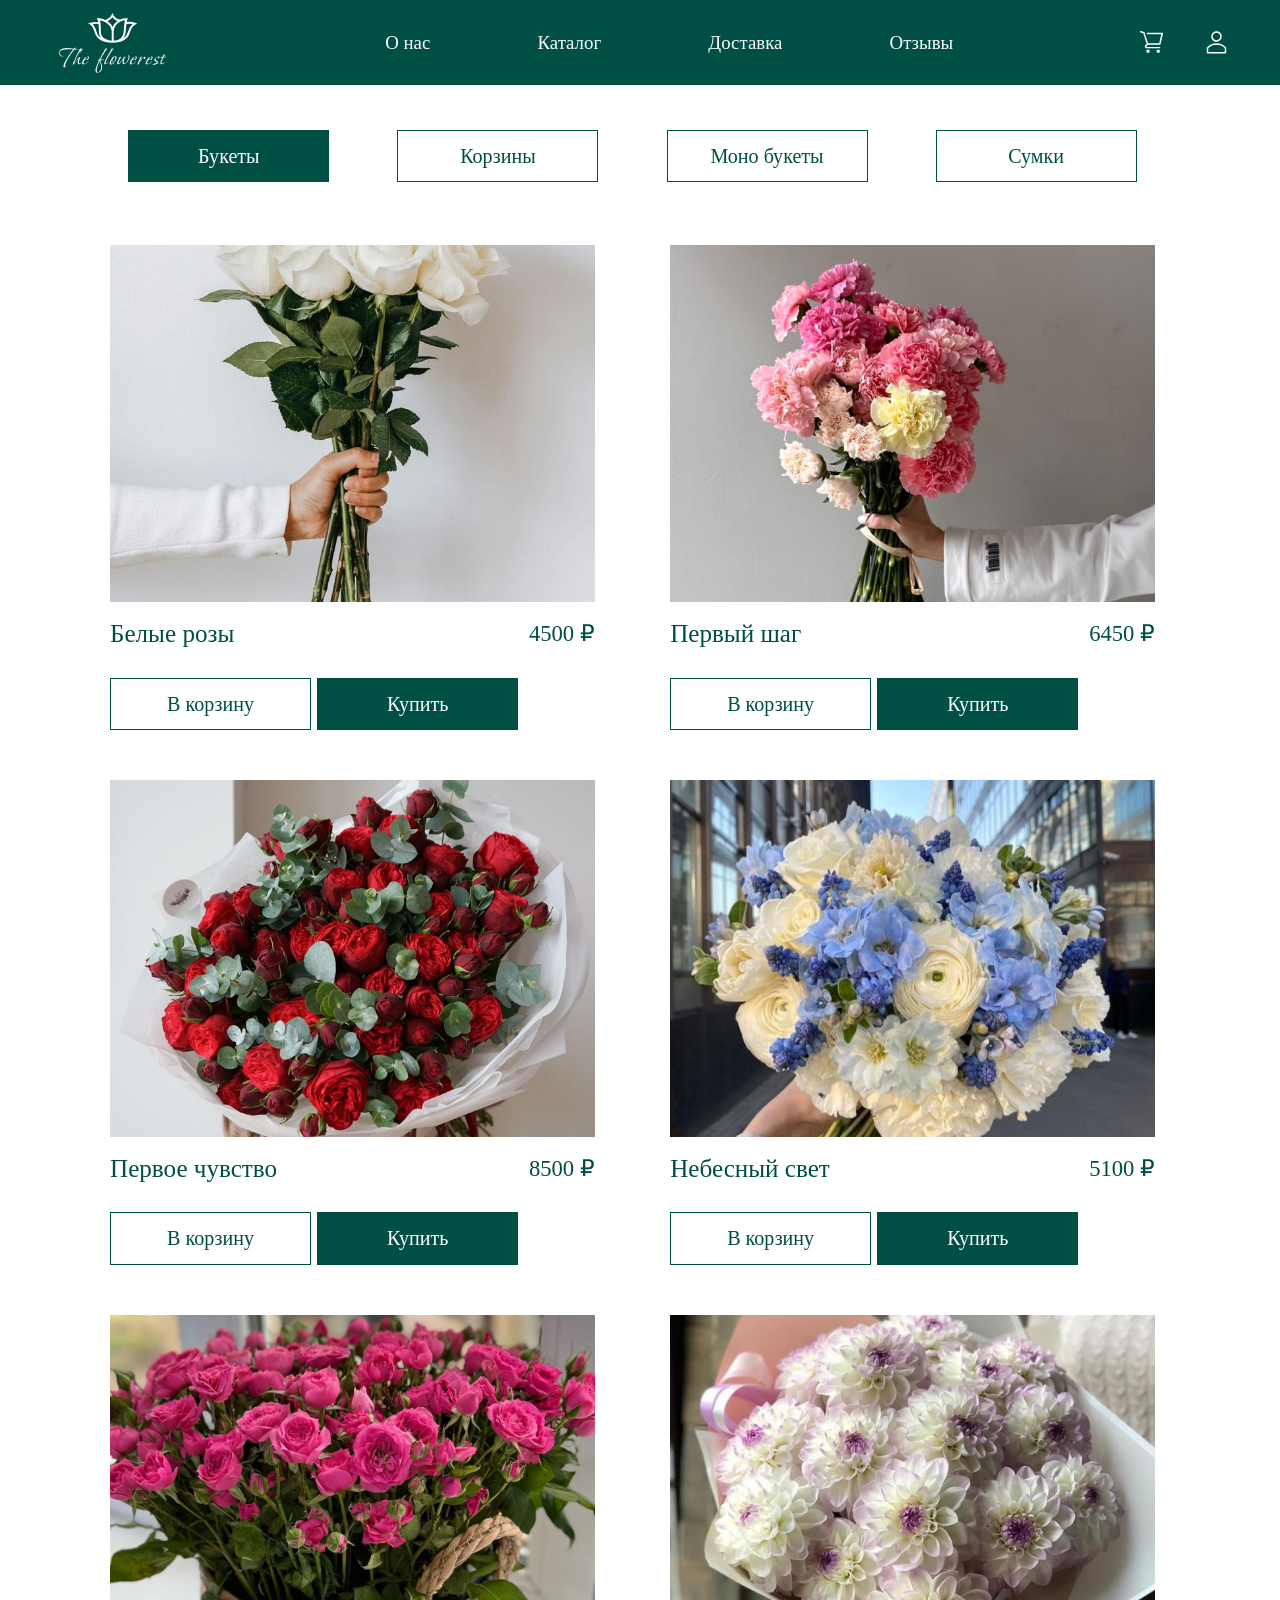
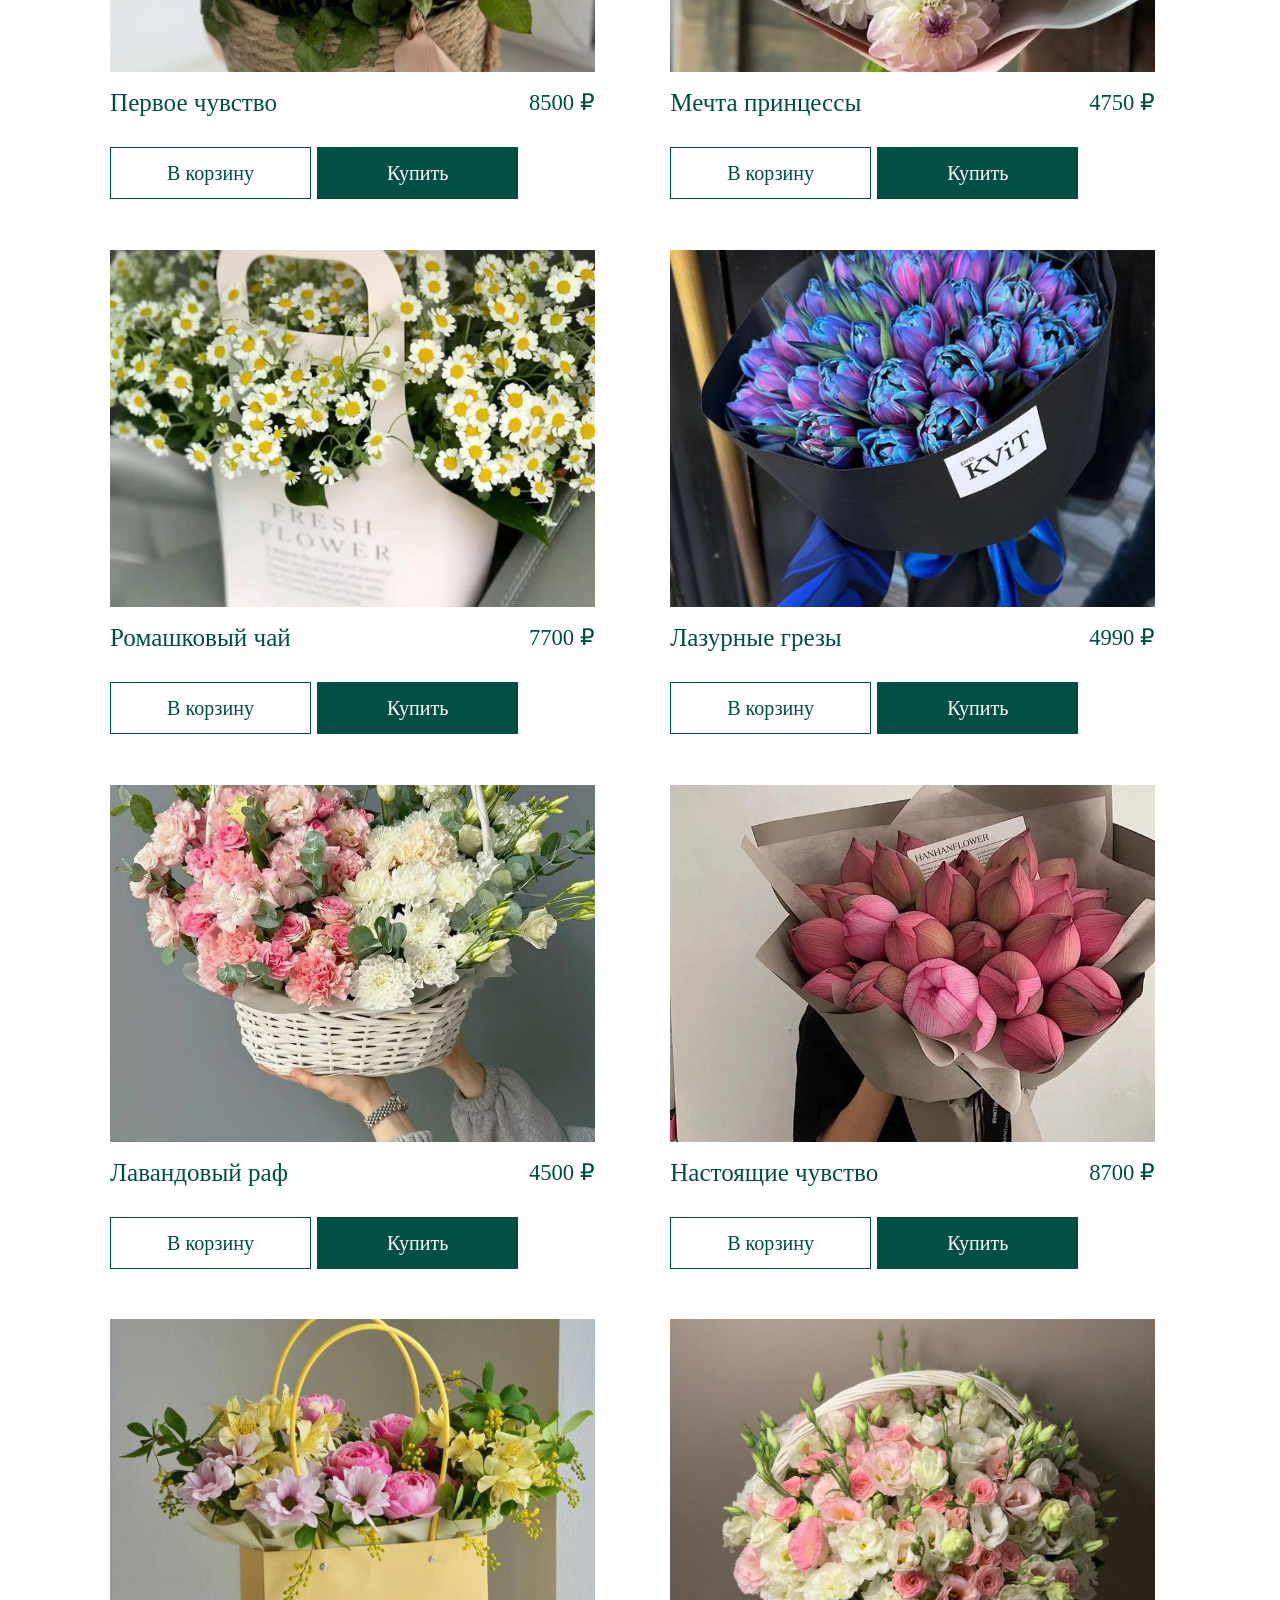
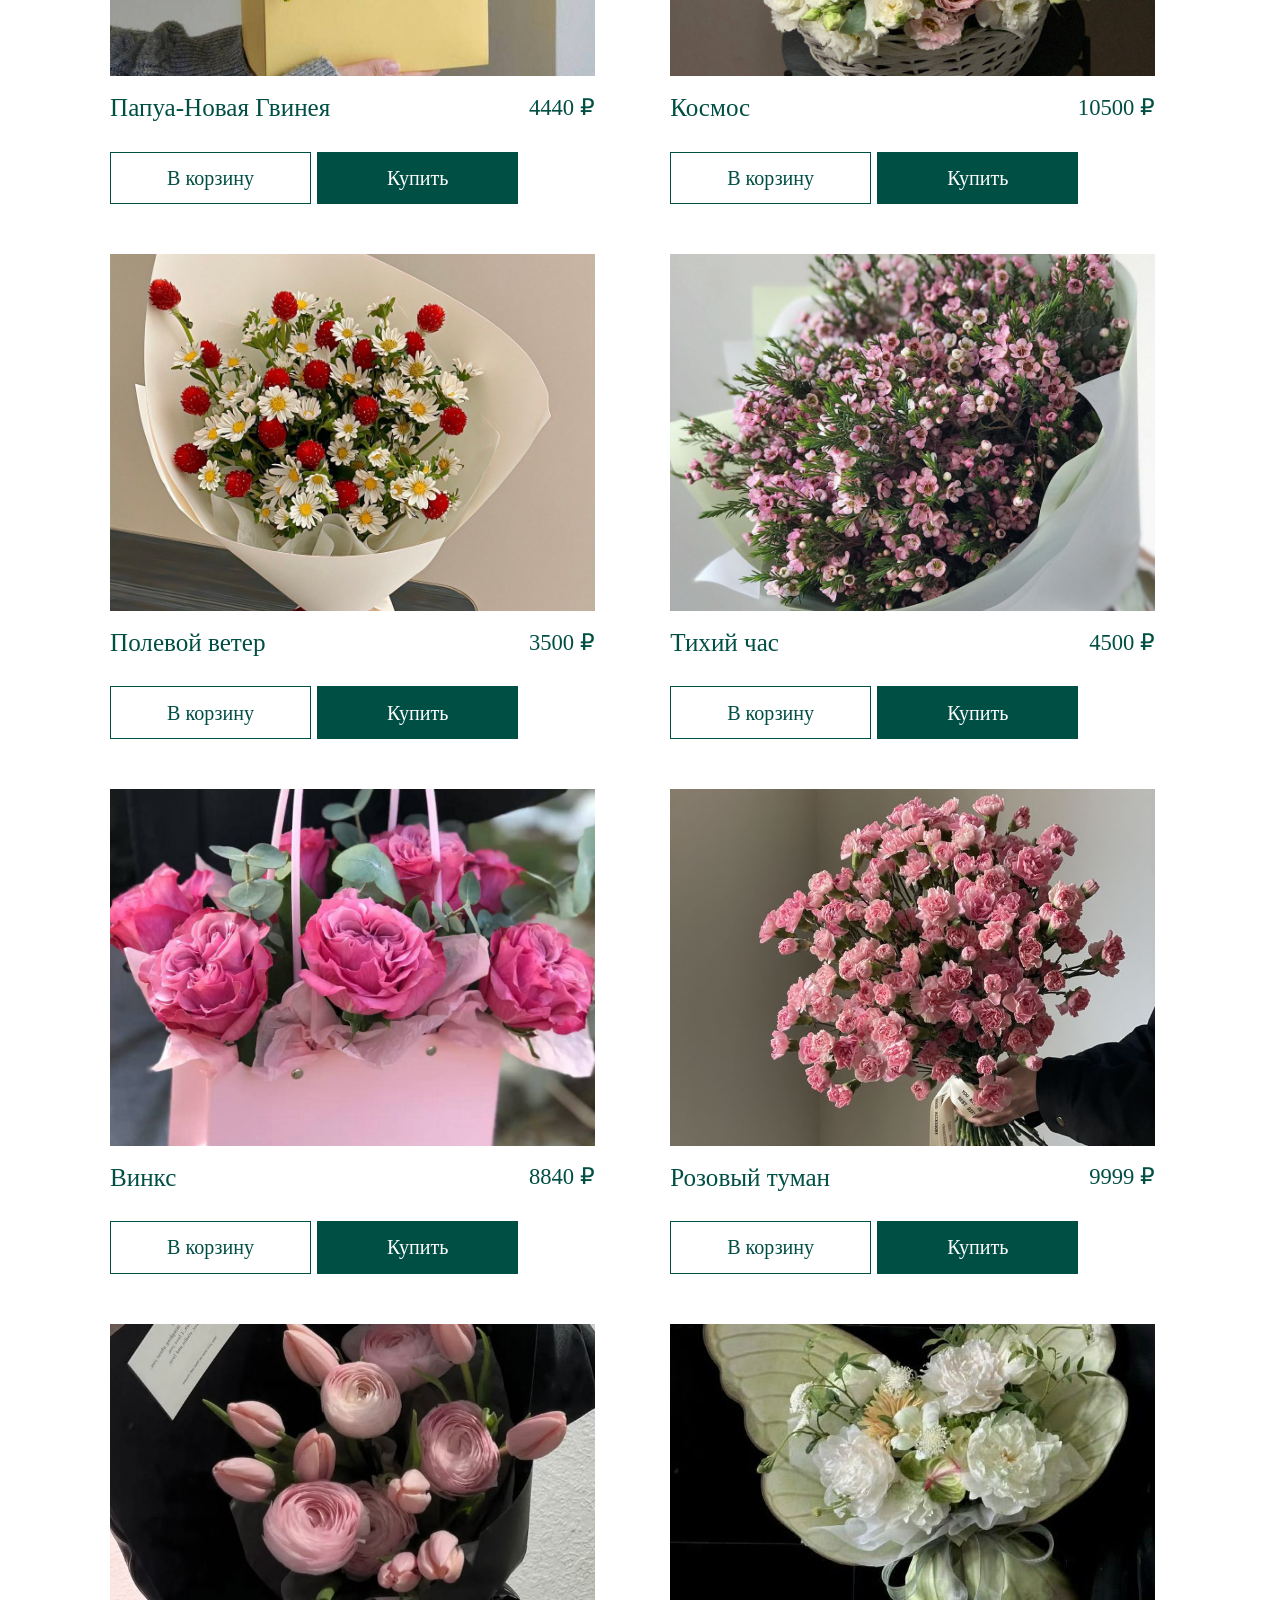
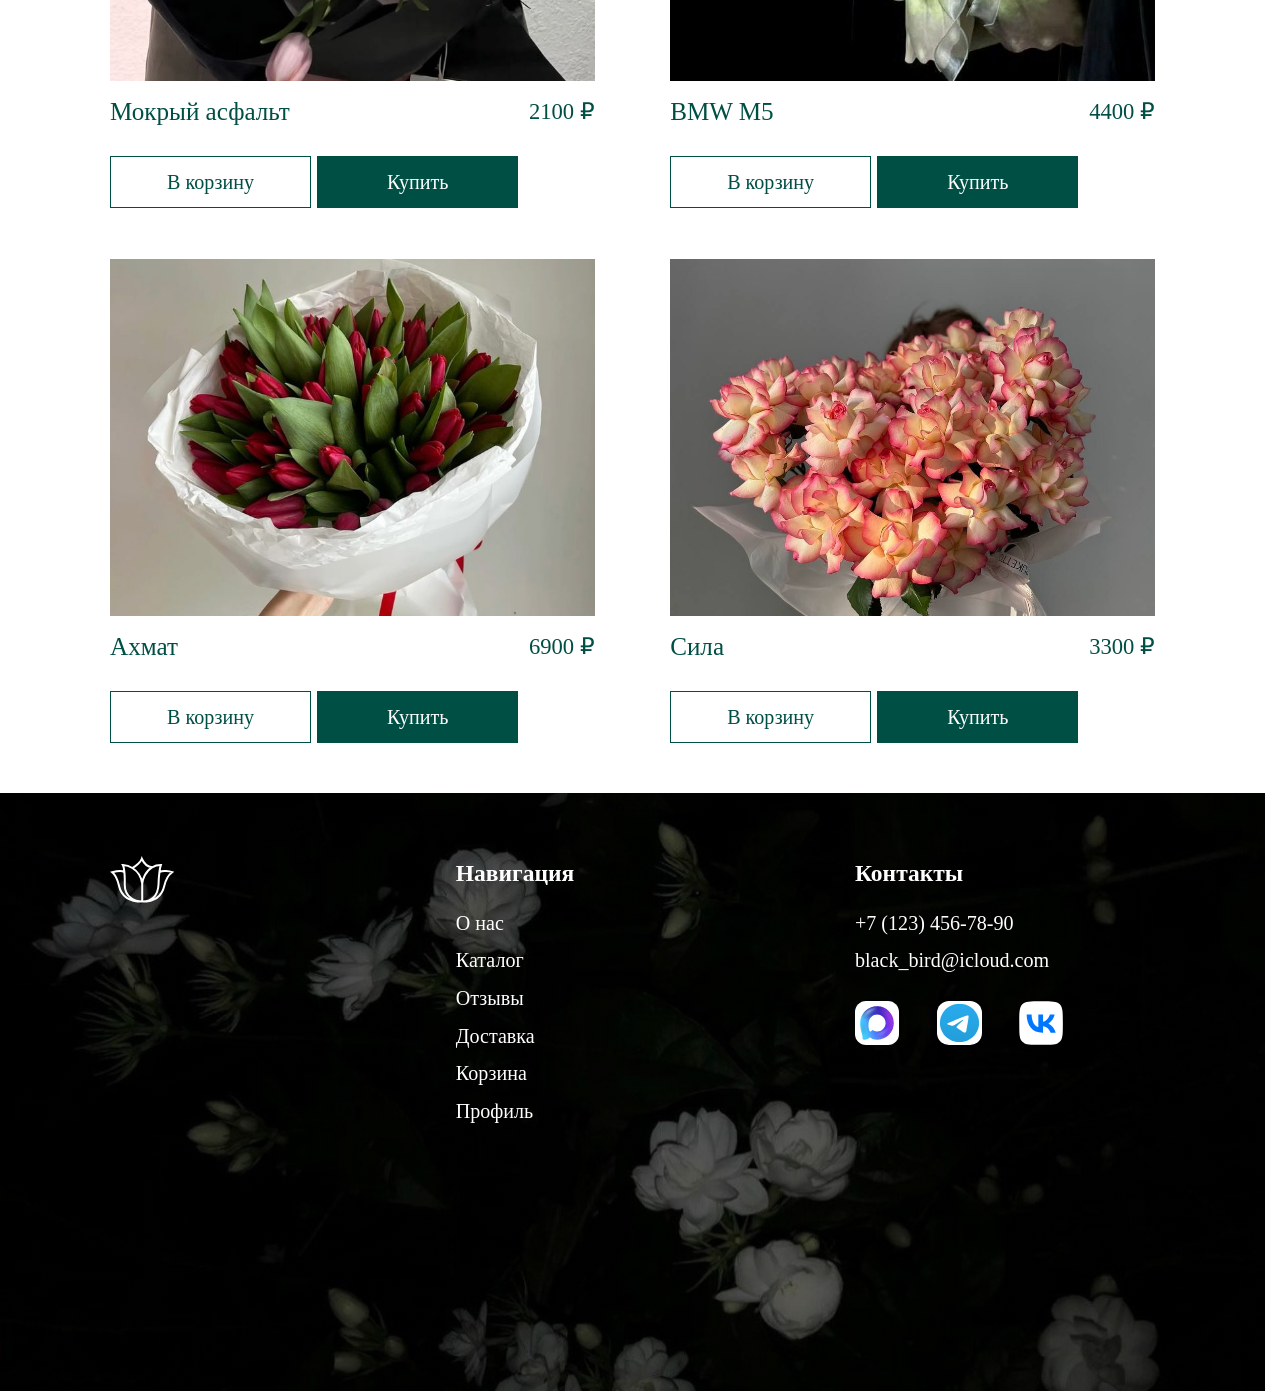
<file: pages/catalog.html>
<!doctype html>
<html lang="ru">

<head>
  <meta charset="UTF-8" />
  <meta name="viewport" content="width=device-width, initial-scale=1.0" />
  <title>The Howerest</title>
  <link rel="stylesheet" href="../css/main.css" />
  <script src="../js/main.js" defer></script>
</head>

<body>
  <header class="header">
    <div class="logo">
      <a href="/">
        <img src="../img/logo1.svg" alt="Логотип" />
      </a>
    </div>

    <nav class="full-menu" id="full-menu">
      <ul class="full-menu__list">
        <li>
          <a class="full-menu__link" href="../pages/about.html">О нас</a>
        </li>
        <li>
          <a class="full-menu__link" href="../pages/catalog.html">Каталог</a>
        </li>
        <li>
          <a class="full-menu__link" href="../pages/delivery.html">Доставка</a>
        </li>
        <li>
          <a class="full-menu__link" href="../pages/reviews.html">Отзывы</a>
        </li>
      </ul>
    </nav>
    <div class="header-actions">
      <a href="../pages/basket.html" class="header-basket">
        <span class="cart-count" id="cart-count">0</span>
        <svg class="header-icon" width="27" height="27" viewBox="0 0 27 27" xmlns="http://www.w3.org/2000/svg">
          <g clip-path="url(#clip0_221_533)">
            <path
              d="M9.99756 23.8411C10.9295 23.8411 11.6851 23.0905 11.6851 22.1647C11.6851 21.2389 10.9295 20.4884 9.99756 20.4884C9.06558 20.4884 8.31006 21.2389 8.31006 22.1647C8.31006 23.0905 9.06558 23.8411 9.99756 23.8411Z" />
            <path
              d="M20.25 23.8411C21.182 23.8411 21.9375 23.0905 21.9375 22.1647C21.9375 21.2389 21.182 20.4884 20.25 20.4884C19.318 20.4884 18.5625 21.2389 18.5625 22.1647C18.5625 23.0905 19.318 23.8411 20.25 23.8411Z" />
            <path
              d="M24.8101 4.00082C24.7403 3.91536 24.6523 3.84631 24.5525 3.79865C24.4526 3.75099 24.3434 3.72589 24.2326 3.72516H8.61761L9.10511 5.21523H23.2501L21.2476 14.1556H9.99761L6.57011 3.375C6.53304 3.2606 6.46866 3.15682 6.38247 3.07249C6.29627 2.98816 6.19082 2.9258 6.07511 2.89073L3.00011 1.95198C2.90556 1.92312 2.80621 1.91304 2.70774 1.92232C2.60927 1.9316 2.5136 1.96005 2.42619 2.00606C2.24968 2.09897 2.11754 2.25774 2.05886 2.44743C2.00018 2.63712 2.01977 2.8422 2.1133 3.01755C2.20683 3.1929 2.36666 3.32416 2.55761 3.38245L5.25011 4.20198L8.69261 15.005L7.46261 16.0033L7.36511 16.1002C7.06087 16.4485 6.88841 16.8912 6.87746 17.3523C6.86651 17.8133 7.01774 18.2637 7.30511 18.6258C7.50953 18.8728 7.76929 19.0688 8.06362 19.1981C8.35794 19.3275 8.67866 19.3867 9.00011 19.3709H21.5176C21.7165 19.3709 21.9073 19.2924 22.0479 19.1526C22.1886 19.0129 22.2676 18.8234 22.2676 18.6258C22.2676 18.4282 22.1886 18.2387 22.0479 18.099C21.9073 17.9593 21.7165 17.8808 21.5176 17.8808H8.88011C8.79375 17.8779 8.7096 17.8529 8.63581 17.8082C8.56201 17.7635 8.50106 17.7007 8.45883 17.6258C8.41661 17.5509 8.39455 17.4665 8.39477 17.3806C8.39499 17.2948 8.4175 17.2104 8.46011 17.1358L10.2676 15.6457H21.8476C22.021 15.6499 22.1905 15.5943 22.3272 15.4883C22.464 15.3824 22.5595 15.2326 22.5976 15.0646L24.9751 4.6341C24.9979 4.52303 24.9949 4.40825 24.9663 4.29851C24.9377 4.18877 24.8843 4.08696 24.8101 4.00082V4.00082Z" />
          </g>
          <defs>
            <clipPath id="clip0_221_533">
              <rect width="27" height="26.8212" />
            </clipPath>
          </defs>
        </svg>
      </a>
      <a href="../pages/profile.html" class="header-profile">
        <svg class="header-icon" width="27" height="27" viewBox="0 0 27 27" xmlns="http://www.w3.org/2000/svg">
          <g clip-path="url(#clip0_221_534)">
            <path
              d="M13.5 12.6656C14.5384 12.6656 15.5534 12.3597 16.4167 11.7866C17.2801 11.2136 17.953 10.3991 18.3504 9.44612C18.7477 8.49316 18.8517 7.44455 18.6491 6.43289C18.4466 5.42124 17.9465 4.49197 17.2123 3.76261C16.4781 3.03324 15.5426 2.53654 14.5242 2.33531C13.5058 2.13408 12.4502 2.23736 11.4909 2.63209C10.5316 3.02682 9.71166 3.69527 9.13478 4.55291C8.55791 5.41055 8.25 6.41886 8.25 7.45033C8.25 8.8335 8.80312 10.16 9.78769 11.1381C10.7723 12.1161 12.1076 12.6656 13.5 12.6656ZM13.5 3.72517C14.2417 3.72517 14.9667 3.94365 15.5834 4.35297C16.2001 4.7623 16.6807 5.34409 16.9645 6.02477C17.2484 6.70546 17.3226 7.45447 17.1779 8.17708C17.0333 8.89969 16.6761 9.56345 16.1517 10.0844C15.6272 10.6054 14.959 10.9602 14.2316 11.1039C13.5042 11.2477 12.7502 11.1739 12.0649 10.8919C11.3797 10.61 10.794 10.1325 10.382 9.51992C9.96993 8.90732 9.75 8.1871 9.75 7.45033C9.75 6.46236 10.1451 5.51485 10.8483 4.81624C11.5516 4.11764 12.5054 3.72517 13.5 3.72517Z" />
            <path
              d="M22.8525 18.1565C21.6497 16.8936 20.2003 15.8878 18.5929 15.2003C16.9855 14.5129 15.2538 14.1583 13.5038 14.1583C11.7537 14.1583 10.022 14.5129 8.4146 15.2003C6.80717 15.8878 5.35777 16.8936 4.155 18.1565C3.89424 18.4331 3.74941 18.7981 3.75 19.1772V23.096C3.75 23.4912 3.90804 23.8702 4.18934 24.1497C4.47065 24.4291 4.85218 24.5861 5.25 24.5861H21.75C22.1478 24.5861 22.5294 24.4291 22.8107 24.1497C23.092 23.8702 23.25 23.4912 23.25 23.096V19.1772C23.2526 18.7992 23.1105 18.4343 22.8525 18.1565ZM21.75 23.096H5.25V19.1697C6.31292 18.0579 7.59247 17.1725 9.01077 16.5675C10.4291 15.9625 11.9565 15.6505 13.5 15.6505C15.0435 15.6505 16.5709 15.9625 17.9892 16.5675C19.4075 17.1725 20.6871 18.0579 21.75 19.1697V23.096Z" />
          </g>
          <defs>
            <clipPath id="clip0_221_534">
              <rect width="27" height="26.8212" />
            </clipPath>
          </defs>
        </svg>
      </a>
      <button class="burger" id="burger">
        <span class="burger__line"></span>
        <span class="burger__line"></span>
        <span class="burger__line"></span>
      </button>
    </div>
  </header>
  <div class="overlay" id="overlay"></div>
  <main>
    <div class="container">
      <section class="section">
        <div class="filters">
          <button class="btn filter-btn active" data-filter="bouquets">
            Букеты
          </button>
          <button class="btn filter-btn" data-filter="baskets">
            Корзины
          </button>
          <button class="btn filter-btn" data-filter="mono">
            Моно букеты
          </button>
          <button class="btn filter-btn" data-filter="bags">Сумки</button>
        </div>
        <div class="cards-flowers">
          <div class="card-flowers" data-category="mono">
            <img src="../img/recommendation-page/1.jpg" alt="" class="card-img" />
            <div class="card-info">
              <h2 class="card-title">Белые розы</h2>
              <p class="card-price">4500 ₽</p>
            </div>
            <div class="btns">
              <button class="btn add-to-cart">В корзину</button>
              <button class="btn btn-green btn-buy">Купить</button>
            </div>
          </div>
          <div class="card-flowers">
            <img src="../img/recommendation-page/2.png" alt="" class="card-img" />
            <div class="card-info">
              <h2 class="card-title">Первый шаг</h2>
              <p class="card-price">6450 ₽</p>
            </div>
            <div class="btns">
              <button class="btn add-to-cart">В корзину</button>
              <button class="btn btn-green btn-buy">Купить</button>
            </div>
          </div>
          <div class="card-flowers" data-category="mono">
            <img src="../img/recommendation-page/3.png" alt="" class="card-img" />
            <div class="card-info">
              <h2 class="card-title">Первое чувство</h2>
              <p class="card-price">8500 ₽</p>
            </div>
            <div class="btns">
              <button class="btn add-to-cart">В корзину</button>
              <button class="btn btn-green btn-buy">Купить</button>
            </div>
          </div>
          <div class="card-flowers">
            <img src="../img/recommendation-page/4.png" alt="" class="card-img" />
            <div class="card-info">
              <h2 class="card-title">Небесный свет</h2>
              <p class="card-price">5100 ₽</p>
            </div>
            <div class="btns">
              <button class="btn add-to-cart">В корзину</button>
              <button class="btn btn-green btn-buy">Купить</button>
            </div>
          </div>
          <div class="card-flowers" data-category="baskets">
            <img src="../img/card-flowers/photo_1_2026-05-14_19-10-00.jpg" alt="" class="card-img" />
            <div class="card-info">
              <h2 class="card-title">Первое чувство</h2>
              <p class="card-price">8500 ₽</p>
            </div>
            <div class="btns">
              <button class="btn add-to-cart">В корзину</button>
              <button class="btn btn-green btn-buy">Купить</button>
            </div>
          </div>
          <div class="card-flowers" data-category="mono">
            <img src="../img/recommendation-page/5.png" alt="" class="card-img" />
            <div class="card-info">
              <h2 class="card-title">Мечта принцессы</h2>
              <p class="card-price">4750 ₽</p>
            </div>
            <div class="btns">
              <button class="btn add-to-cart">В корзину</button>
              <button class="btn btn-green btn-buy">Купить</button>
            </div>
          </div>
          <div class="card-flowers" data-category="bags">
            <img src="../img/card-flowers/photo_6_2026-05-14_19-10-00.jpg" alt="" class="card-img" />
            <div class="card-info">
              <h2 class="card-title">Ромашковый чай</h2>
              <p class="card-price">7700 ₽</p>
            </div>
            <div class="btns">
              <button class="btn add-to-cart">В корзину</button>
              <button class="btn btn-green btn-buy">Купить</button>
            </div>
          </div>
          <div class="card-flowers" data-category="mono">
            <img src="../img/recommendation-page/6.png" alt="" class="card-img" />
            <div class="card-info">
              <h2 class="card-title">Лазурные грезы</h2>
              <p class="card-price">4990 ₽</p>
            </div>
            <div class="btns">
              <button class="btn add-to-cart">В корзину</button>
              <button class="btn btn-green btn-buy">Купить</button>
            </div>
          </div>
          <div class="card-flowers" data-category="baskets">
            <img src="../img/card-flowers/photo_3_2026-05-14_19-10-00.jpg" alt="" class="card-img" />
            <div class="card-info">
              <h2 class="card-title">Лавандовый раф</h2>
              <p class="card-price">4500 ₽</p>
            </div>
            <div class="btns">
              <button class="btn add-to-cart">В корзину</button>
              <button class="btn btn-green btn-buy">Купить</button>
            </div>
          </div>
          <div class="card-flowers" data-category="mono">
            <img src="../img/card-flowers/2.1.png" alt="" class="card-img" />
            <div class="card-info">
              <h2 class="card-title">Настоящие чувство</h2>
              <p class="card-price">8700 ₽</p>
            </div>
            <div class="btns">
              <button class="btn add-to-cart">В корзину</button>
              <button class="btn btn-green btn-buy">Купить</button>
            </div>
          </div>
          <div class="card-flowers" data-category="bags">
            <img src="../img/card-flowers/photo_4_2026-05-14_19-10-00.jpg" alt="" class="card-img" />
            <div class="card-info">
              <h2 class="card-title">Папуа-Новая Гвинея</h2>
              <p class="card-price">4440 ₽</p>
            </div>
            <div class="btns">
              <button class="btn add-to-cart">В корзину</button>
              <button class="btn btn-green btn-buy">Купить</button>
            </div>
          </div>
          <div class="card-flowers" data-category="baskets">
            <img src="../img/card-flowers/photo_2_2026-05-14_19-10-00.jpg" alt="" class="card-img" />
            <div class="card-info">
              <h2 class="card-title">Космос</h2>
              <p class="card-price">10500 ₽</p>
            </div>
            <div class="btns">
              <button class="btn add-to-cart">В корзину</button>
              <button class="btn btn-green btn-buy">Купить</button>
            </div>
          </div>
          <div class="card-flowers">
            <img src="../img/card-flowers/4.1.png" alt="" class="card-img" />
            <div class="card-info">
              <h2 class="card-title">Полевой ветер</h2>
              <p class="card-price">3500 ₽</p>
            </div>
            <div class="btns">
              <button class="btn add-to-cart">В корзину</button>
              <button class="btn btn-green btn-buy">Купить</button>
            </div>
          </div>
          <div class="card-flowers" data-category="mono">
            <img src="../img/card-flowers/5.png" alt="" class="card-img" />
            <div class="card-info">
              <h2 class="card-title">Тихий час</h2>
              <p class="card-price">4500 ₽</p>
            </div>
            <div class="btns">
              <button class="btn add-to-cart">В корзину</button>
              <button class="btn btn-green btn-buy">Купить</button>
            </div>
          </div>
          <div class="card-flowers" data-category="bags">
            <img src="../img/card-flowers/photo_5_2026-05-14_19-10-00.jpg" alt="" class="card-img" />
            <div class="card-info">
              <h2 class="card-title">Винкс</h2>
              <p class="card-price">8840 ₽</p>
            </div>
            <div class="btns">
              <button class="btn add-to-cart">В корзину</button>
              <button class="btn btn-green btn-buy">Купить</button>
            </div>
          </div>
          <div class="card-flowers" data-category="mono">
            <img src="../img/card-flowers/7.png" alt="" class="card-img" />
            <div class="card-info">
              <h2 class="card-title">Розовый туман</h2>
              <p class="card-price">9999 ₽</p>
            </div>
            <div class="btns">
              <button class="btn add-to-cart">В корзину</button>
              <button class="btn btn-green btn-buy">Купить</button>
            </div>
          </div>
          <div class="card-flowers" data-category="mono">
            <img src="../img/card-flowers/8.png" alt="" class="card-img" />
            <div class="card-info">
              <h2 class="card-title">Мокрый асфальт</h2>
              <p class="card-price">2100 ₽</p>
            </div>
            <div class="btns">
              <button class="btn add-to-cart">В корзину</button>
              <button class="btn btn-green btn-buy">Купить</button>
            </div>
          </div>
          <div class="card-flowers" data-category="mono">
            <img src="../img/card-flowers/9.png" alt="" class="card-img" />
            <div class="card-info">
              <h2 class="card-title">BMW M5</h2>
              <p class="card-price">4400 ₽</p>
            </div>
            <div class="btns">
              <button class="btn add-to-cart">В корзину</button>
              <button class="btn btn-green btn-buy">Купить</button>
            </div>
          </div>
          <div class="card-flowers" data-category="mono">
            <img src="../img/card-flowers/10.png" alt="" class="card-img" />
            <div class="card-info">
              <h2 class="card-title">Ахмат</h2>
              <p class="card-price">6900 ₽</p>
            </div>
            <div class="btns">
              <button class="btn add-to-cart">В корзину</button>
              <button class="btn btn-green btn-buy">Купить</button>
            </div>
          </div>
          <div class="card-flowers" data-category="mono">
            <img src="../img/card-flowers/11.png" alt="" class="card-img" />
            <div class="card-info">
              <h2 class="card-title">Сила</h2>
              <p class="card-price">3300 ₽</p>
            </div>
            <div class="btns">
              <button class="btn add-to-cart">В корзину</button>
              <button class="btn btn-green btn-buy">Купить</button>
            </div>
          </div>
        </div>
      </section>
    </div>
    <div class="modal" id="modal">
      <div class="modal__overlay" id="modal-overlay"></div>

      <div class="modal__content">
        <button class="modal__close" id="modal-close">×</button>

        <h3 class="modal__title">Оформить заказ</h3>

        <form class="modal__form" novalidate>
          <label class="form__label">
            Фамилия
            <input type="text" class="form__input" placeholder="Дрозд" />
          </label>
          <label class="form__label">
            Имя
            <input type="text" class="form__input" placeholder="Ксения" />
          </label>
          <label class="form__label">
            Телефон
            <input type="tel" class="form__input" placeholder="+71234567890" />
          </label>
          <label class="form__label">
            Адрес
            <input type="text" class="form__input" placeholder="Москва, ул. Молодежная, д1, кв7" />
          </label>
          <label class="form__label">
            Комментарий
            <textarea class="form__input"></textarea>
          </label>
          <div class="text-center">
            <button class="btn btn_action" type="submit">Оформить</button>
          </div>
        </form>
      </div>
    </div>
  </main>
  <footer class="footer">
    <div class="container footer-cont">
      <div class="footer-cont__top">
        <a href="/">
          <img src="../img/logo.svg" alt="logo" />
        </a>
        <div class="footer__block">
          <h3 class="footer__title">Навигация</h3>
          <ul class="footer__list">
            <li class="footer__item">
              <a class="link" href="../pages/about.html">О нас</a>
            </li>
            <li class="footer__item">
              <a class="link" href="../pages/catalog.html">Каталог</a>
            </li>
            <li class="footer__item">
              <a class="link" href="../pages/reviews.html">Отзывы</a>
            </li>
            <li class="footer__item">
              <a class="link" href="../pages/delivery.html">Доставка</a>
            </li>
            <li class="footer__item">
              <a class="link" href="../pages/basket.html">Корзина</a>
            </li>
            <li class="footer__item">
              <a class="link" href="../pages/profile.html">Профиль</a>
            </li>
          </ul>
        </div>
        <div class="footer__block">
          <h3 class="footer__title">Контакты</h3>
          <ul class="footer__list">
            <li class="footer__item">
              <a class="link" href="#">+7 (123) 456-78-90</a>
            </li>
            <li class="footer__item">
              <a class="link" href="#">black_bird@icloud.com</a>
            </li>
            <li>
              <div class="footer__networks">
                <img src="../img/footer/MAX.svg" alt="" class="network-icon" />
                <img src="../img/footer/Telegram.svg" alt="" class="network-icon" />
                <img src="../img/footer/VK.svg" alt="" class="network-icon" />
              </div>
            </li>
            <li>
              <iframe
                src="https://yandex.ru/map-widget/v1/?um=constructor%3A52e5e6a4a6f6991aca93e91b4d453ca29bb0eb1a82e586d2be83310b5b76d53d&amp;source=constructor"
                width="100%" height="250" frameborder="0"></iframe>
            </li>
          </ul>
        </div>
      </div>
    </div>
  </footer>
</body>
<script>
  document.querySelectorAll(".filter-btn").forEach((btn) => {
    btn.addEventListener("click", () => {
      document
        .querySelectorAll(".filter-btn")
        .forEach((b) => b.classList.remove("active"));
      btn.classList.add("active");
      const filter = btn.dataset.filter;

      document.querySelectorAll(".card-flowers").forEach((card) => {
        if (filter === "bouquets") {
          card.classList.remove("hidden");
        } else {
          card.classList.toggle("hidden", card.dataset.category !== filter);
        }
      });
    });
  });

  // modal
  const buyBtn = document.querySelectorAll(".btn-buy");
  const modal = document.getElementById("modal");
  const modalOverlay = document.getElementById("modal-overlay");
  const modalClose = document.getElementById("modal-close");
  const form = document.querySelector(".modal__form");

  buyBtn.forEach((b) =>
    b.addEventListener("click", () => {
      modal.classList.add("modal--open");
    }),
  );

  modalOverlay.addEventListener("click", () => {
    modal.classList.remove("modal--open");
  });

  modalClose.addEventListener("click", () => {
    modal.classList.remove("modal--open");
  });

  form.addEventListener("submit", (e) => {
    e.preventDefault();

    let isValid = true;

    const fields = [
      {
        input: form.querySelector('input[placeholder="Дрозд"]'),
        name: "Фамилия",
      },
      {
        input: form.querySelector('input[placeholder="Ксения"]'),
        name: "Имя",
      },
      { input: form.querySelector('input[type="tel"]'), name: "Телефон" },
      {
        input: form.querySelector('input[placeholder^="Москва"]'),
        name: "Адрес",
      },
    ];

    fields.forEach(({ input, name }) => {
      const error = input.parentElement.querySelector(".form__error");
      if (error) error.remove();

      const value = input.value.trim();
      let errorMsg = "";

      if (!value) {
        errorMsg = "Поле обязательно для заполнения";
      } else if (name === "Телефон" && !/^\+7\d{10}$/.test(value)) {
        errorMsg = "Введите телефон в формате +71234567890";
      }

      if (errorMsg) {
        isValid = false;
        input.classList.add("form__input--error");
        const span = document.createElement("span");
        span.className = "form__error";
        span.textContent = errorMsg;
        input.parentElement.appendChild(span);
      } else {
        input.classList.remove("form__input--error");
      }
    });

    if (isValid) {
      // здесь отправка данных
      alert("Заказ оформлен!");
      form.reset();
      document.getElementById("modal").classList.remove("modal--open");
    }
  });

  // убираем ошибку при вводе
  form.querySelectorAll(".form__input").forEach((input) => {
    input.addEventListener("input", () => {
      input.classList.remove("form__input--error");
      const error = input.parentElement.querySelector(".form__error");
      if (error) error.remove();
    });
  });

  // корзина
  document.querySelectorAll(".add-to-cart").forEach((button) => {
    button.addEventListener("click", () => {
      // карточка товара
      const card = button.closest(".card-flowers");

      // данные товара
      const title = card.querySelector(".card-title").textContent;
      const price = card.querySelector(".card-price").textContent;
      const img = card.querySelector(".card-img").getAttribute("src");

      // текущая корзина
      const cart = getCart();

      // проверяем есть ли уже товар
      const existingItem = cart.find((item) => item.title === title);

      if (existingItem) {
        existingItem.qty += 1;
      } else {
        cart.push({
          title,
          price,
          img,
          qty: 1,
        });
      }

      // сохраняем
      saveCart(cart);
      updateCartCount();

      showToast("Товар добавлен в корзину");
    });
  });

  document.addEventListener("DOMContentLoaded", () => {
    updateCartCount();
  });
</script>

</html>
</file>
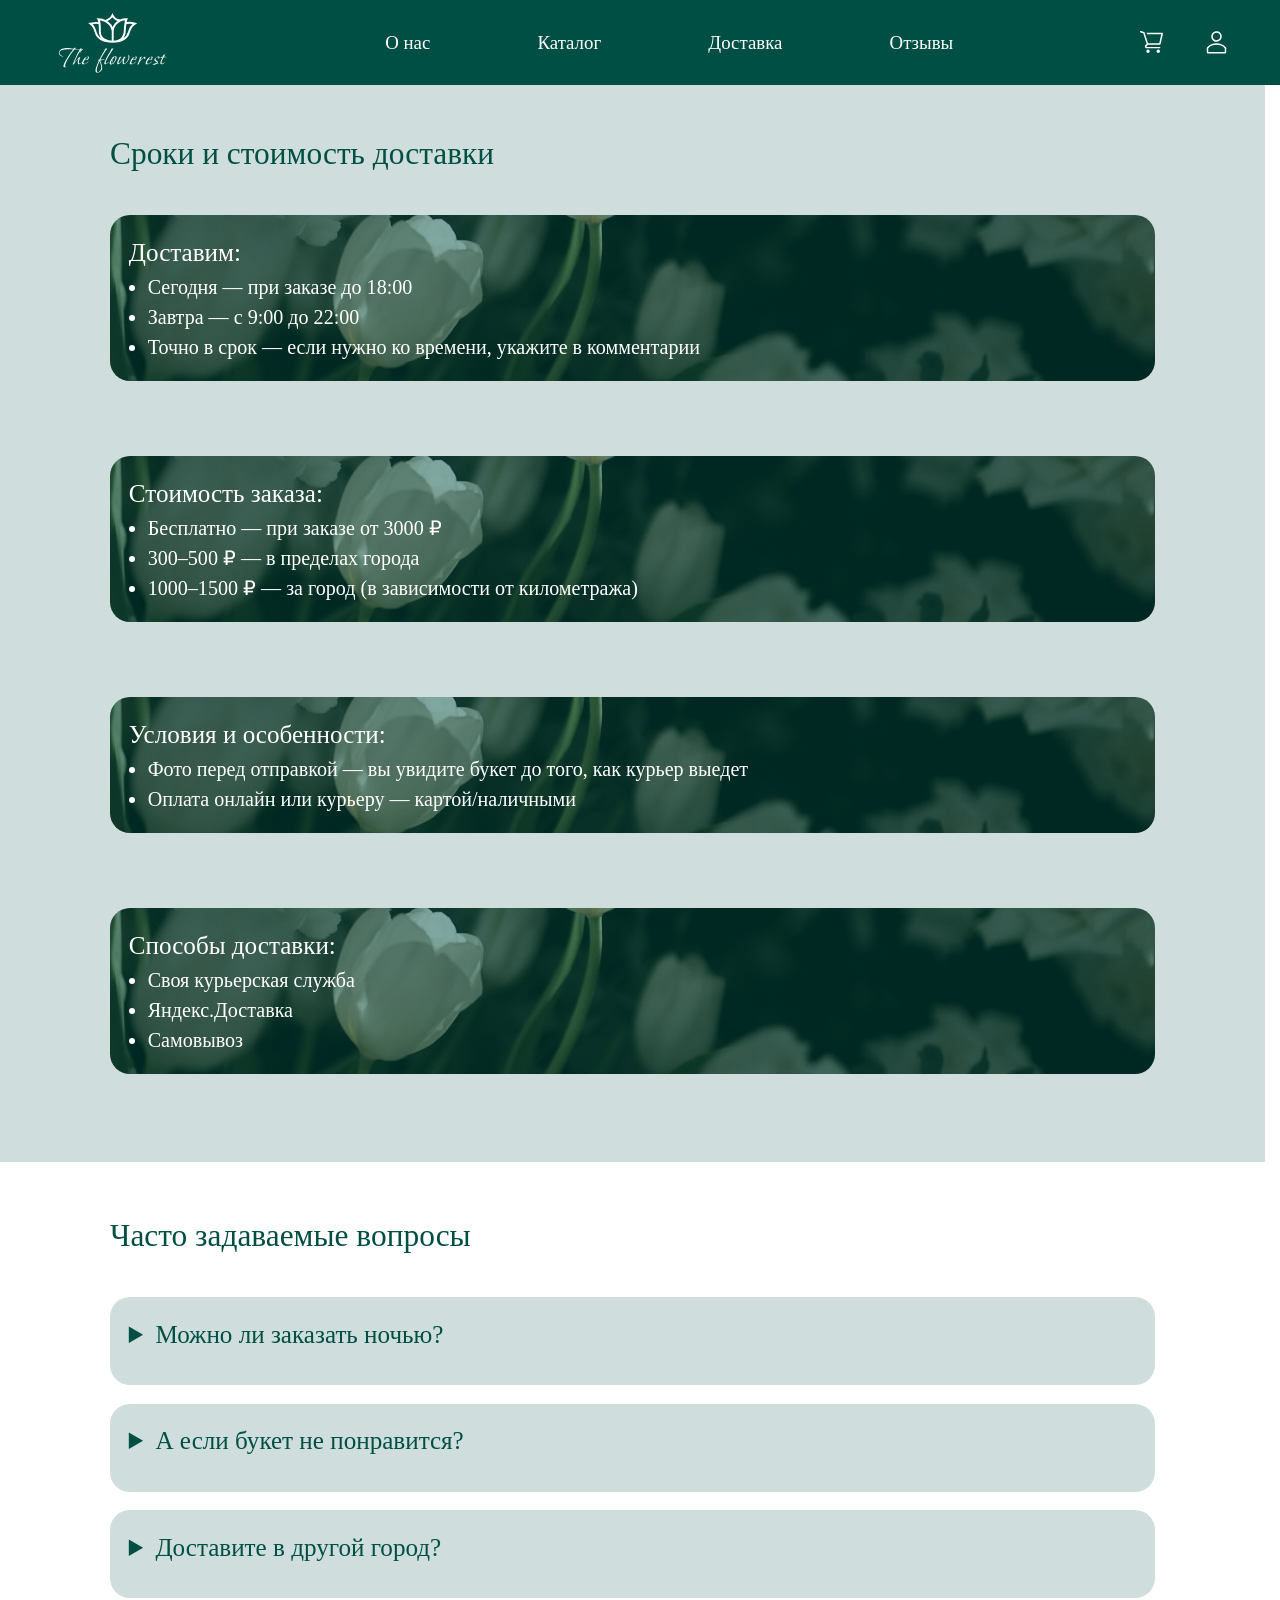
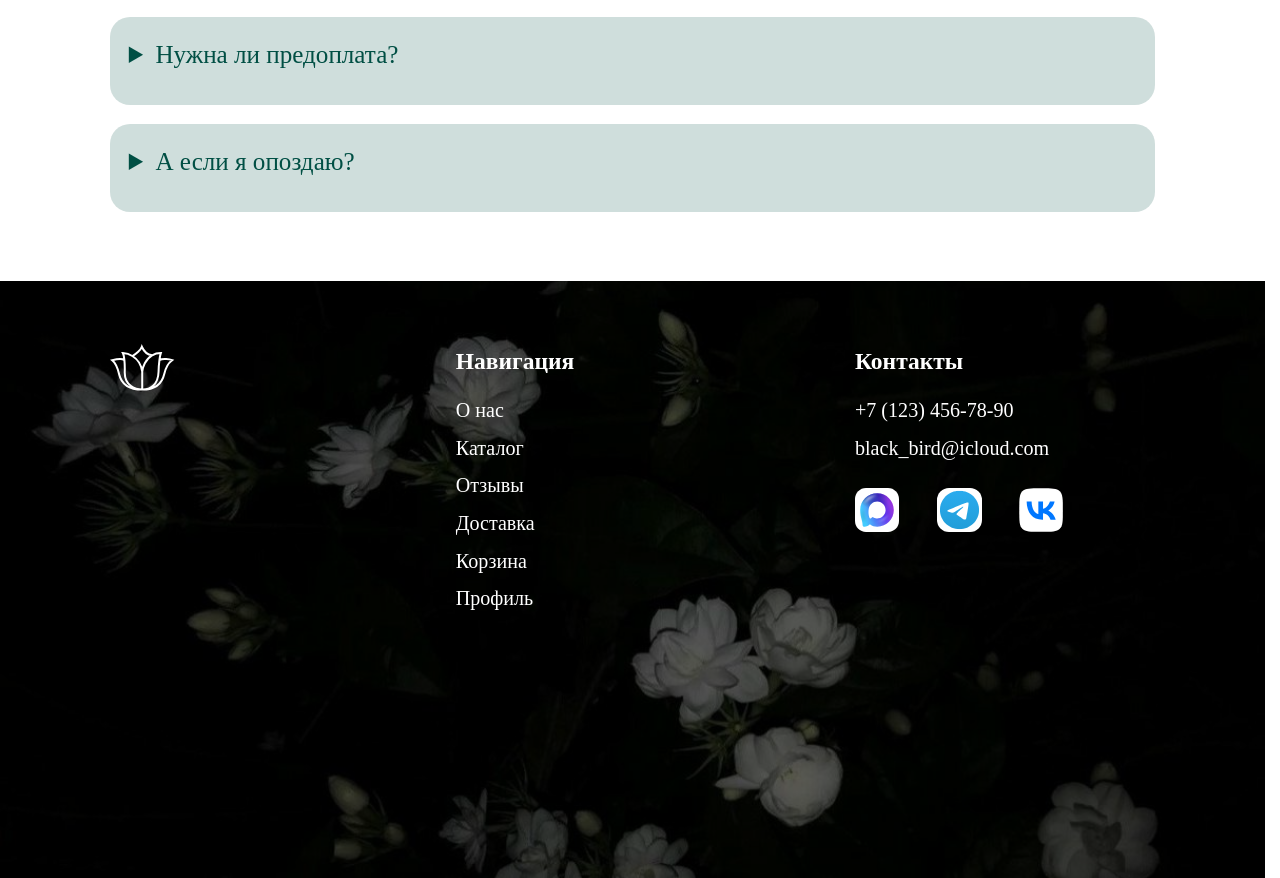
<file: pages/delivery.html>
<!doctype html>
<html lang="ru">

<head>
  <meta charset="UTF-8" />
  <meta name="viewport" content="width=device-width, initial-scale=1.0" />
  <title>The Howerest</title>
  <link rel="stylesheet" href="../css/main.css" />
  <script src="../js/main.js" defer></script>
</head>

<body>
  <header class="header">
    <div class="logo">
      <a href="/">
        <img src="../img/logo1.svg" alt="Логотип" />
      </a>
    </div>

    <nav class="full-menu" id="full-menu">
      <ul class="full-menu__list">
        <li><a class="full-menu__link" href="../pages/about.html">О нас</a></li>
        <li>
          <a class="full-menu__link" href="../pages/catalog.html">Каталог</a>
        </li>
        <li>
          <a class="full-menu__link" href="../pages/delivery.html">Доставка</a>
        </li>
        <li><a class="full-menu__link" href="../pages/reviews.html">Отзывы</a></li>
      </ul>
    </nav>
    <div class="header-actions">
      <a href="../pages/basket.html" class="header-basket">
        <span class="cart-count" id="cart-count">0</span>
        <svg class="header-icon" width="27" height="27" viewBox="0 0 27 27" xmlns="http://www.w3.org/2000/svg">
          <g clip-path="url(#clip0_221_533)">
            <path
              d="M9.99756 23.8411C10.9295 23.8411 11.6851 23.0905 11.6851 22.1647C11.6851 21.2389 10.9295 20.4884 9.99756 20.4884C9.06558 20.4884 8.31006 21.2389 8.31006 22.1647C8.31006 23.0905 9.06558 23.8411 9.99756 23.8411Z" />
            <path
              d="M20.25 23.8411C21.182 23.8411 21.9375 23.0905 21.9375 22.1647C21.9375 21.2389 21.182 20.4884 20.25 20.4884C19.318 20.4884 18.5625 21.2389 18.5625 22.1647C18.5625 23.0905 19.318 23.8411 20.25 23.8411Z" />
            <path
              d="M24.8101 4.00082C24.7403 3.91536 24.6523 3.84631 24.5525 3.79865C24.4526 3.75099 24.3434 3.72589 24.2326 3.72516H8.61761L9.10511 5.21523H23.2501L21.2476 14.1556H9.99761L6.57011 3.375C6.53304 3.2606 6.46866 3.15682 6.38247 3.07249C6.29627 2.98816 6.19082 2.9258 6.07511 2.89073L3.00011 1.95198C2.90556 1.92312 2.80621 1.91304 2.70774 1.92232C2.60927 1.9316 2.5136 1.96005 2.42619 2.00606C2.24968 2.09897 2.11754 2.25774 2.05886 2.44743C2.00018 2.63712 2.01977 2.8422 2.1133 3.01755C2.20683 3.1929 2.36666 3.32416 2.55761 3.38245L5.25011 4.20198L8.69261 15.005L7.46261 16.0033L7.36511 16.1002C7.06087 16.4485 6.88841 16.8912 6.87746 17.3523C6.86651 17.8133 7.01774 18.2637 7.30511 18.6258C7.50953 18.8728 7.76929 19.0688 8.06362 19.1981C8.35794 19.3275 8.67866 19.3867 9.00011 19.3709H21.5176C21.7165 19.3709 21.9073 19.2924 22.0479 19.1526C22.1886 19.0129 22.2676 18.8234 22.2676 18.6258C22.2676 18.4282 22.1886 18.2387 22.0479 18.099C21.9073 17.9593 21.7165 17.8808 21.5176 17.8808H8.88011C8.79375 17.8779 8.7096 17.8529 8.63581 17.8082C8.56201 17.7635 8.50106 17.7007 8.45883 17.6258C8.41661 17.5509 8.39455 17.4665 8.39477 17.3806C8.39499 17.2948 8.4175 17.2104 8.46011 17.1358L10.2676 15.6457H21.8476C22.021 15.6499 22.1905 15.5943 22.3272 15.4883C22.464 15.3824 22.5595 15.2326 22.5976 15.0646L24.9751 4.6341C24.9979 4.52303 24.9949 4.40825 24.9663 4.29851C24.9377 4.18877 24.8843 4.08696 24.8101 4.00082V4.00082Z" />
          </g>
          <defs>
            <clipPath id="clip0_221_533">
              <rect width="27" height="26.8212" />
            </clipPath>
          </defs>
        </svg>
      </a>
      <a href="../pages/profile.html" class="header-profile">
        <svg class="header-icon" width="27" height="27" viewBox="0 0 27 27" xmlns="http://www.w3.org/2000/svg">
          <g clip-path="url(#clip0_221_534)">
            <path
              d="M13.5 12.6656C14.5384 12.6656 15.5534 12.3597 16.4167 11.7866C17.2801 11.2136 17.953 10.3991 18.3504 9.44612C18.7477 8.49316 18.8517 7.44455 18.6491 6.43289C18.4466 5.42124 17.9465 4.49197 17.2123 3.76261C16.4781 3.03324 15.5426 2.53654 14.5242 2.33531C13.5058 2.13408 12.4502 2.23736 11.4909 2.63209C10.5316 3.02682 9.71166 3.69527 9.13478 4.55291C8.55791 5.41055 8.25 6.41886 8.25 7.45033C8.25 8.8335 8.80312 10.16 9.78769 11.1381C10.7723 12.1161 12.1076 12.6656 13.5 12.6656ZM13.5 3.72517C14.2417 3.72517 14.9667 3.94365 15.5834 4.35297C16.2001 4.7623 16.6807 5.34409 16.9645 6.02477C17.2484 6.70546 17.3226 7.45447 17.1779 8.17708C17.0333 8.89969 16.6761 9.56345 16.1517 10.0844C15.6272 10.6054 14.959 10.9602 14.2316 11.1039C13.5042 11.2477 12.7502 11.1739 12.0649 10.8919C11.3797 10.61 10.794 10.1325 10.382 9.51992C9.96993 8.90732 9.75 8.1871 9.75 7.45033C9.75 6.46236 10.1451 5.51485 10.8483 4.81624C11.5516 4.11764 12.5054 3.72517 13.5 3.72517Z" />
            <path
              d="M22.8525 18.1565C21.6497 16.8936 20.2003 15.8878 18.5929 15.2003C16.9855 14.5129 15.2538 14.1583 13.5038 14.1583C11.7537 14.1583 10.022 14.5129 8.4146 15.2003C6.80717 15.8878 5.35777 16.8936 4.155 18.1565C3.89424 18.4331 3.74941 18.7981 3.75 19.1772V23.096C3.75 23.4912 3.90804 23.8702 4.18934 24.1497C4.47065 24.4291 4.85218 24.5861 5.25 24.5861H21.75C22.1478 24.5861 22.5294 24.4291 22.8107 24.1497C23.092 23.8702 23.25 23.4912 23.25 23.096V19.1772C23.2526 18.7992 23.1105 18.4343 22.8525 18.1565ZM21.75 23.096H5.25V19.1697C6.31292 18.0579 7.59247 17.1725 9.01077 16.5675C10.4291 15.9625 11.9565 15.6505 13.5 15.6505C15.0435 15.6505 16.5709 15.9625 17.9892 16.5675C19.4075 17.1725 20.6871 18.0579 21.75 19.1697V23.096Z" />
          </g>
          <defs>
            <clipPath id="clip0_221_534">
              <rect width="27" height="26.8212" />
            </clipPath>
          </defs>
        </svg>
      </a>
      <button class="burger" id="burger">
        <span class="burger__line"></span>
        <span class="burger__line"></span>
        <span class="burger__line"></span>
      </button>
    </div>
  </header>
  <div class="overlay" id="overlay"></div>
  <main>
    <section class="section section_green">
      <div class="container">
        <h2 class="title">Сроки и стоимость доставки</h2>
        <div class="advantages">
          <div class="advantage">
            <h3 class="advantage__title">
              Доставим:
            </h3>
            <ul class="list-delivery">
              <li>Сегодня — при заказе до 18:00</li>
              <li>Завтра — с 9:00 до 22:00</li>
              <li>Точно в срок — если нужно ко времени, укажите в комментарии</li>
            </ul>
          </div>
          <div class="advantage">
            <h3 class="advantage__title">
              Стоимость заказа:
            </h3>
            <ul class="list-delivery">
              <li>Бесплатно — при заказе от 3000 ₽</li>
              <li>300–500 ₽ — в пределах города</li>
              <li>1000–1500 ₽ — за город (в зависимости от километража)</li>
            </ul>
          </div>
          <div class="advantage">
            <h3 class="advantage__title">
              Условия и особенности:
            </h3>
            <ul class="list-delivery">
              <li>Фото перед отправкой — вы увидите букет до того, как курьер выедет</li>
              <li>Оплата онлайн или курьеру — картой/наличными</li>
            </ul>
          </div>
          <div class="advantage">
            <h3 class="advantage__title">
              Способы доставки:
            </h3>
            <ul class="list-delivery">
              <li>Своя курьерская служба</li>
              <li>Яндекс.Доставка</li>
              <li>Самовывоз</li>
            </ul>
          </div>
        </div>
      </div>
    </section>
    <div class="container">
      <section class="section">
        <h2 class="title">Часто задаваемые вопросы</h2>
        <details class="details">
          <summary class="question-faq">Можно ли заказать ночью?</summary>
          <p class="answer-faq">Да, через сайт круглосуточно.</p>
          <p class="answer-faq">Доставка — с 9 утра.</p>
        </details>
        <details class="details">
          <summary class="question-faq">А если букет не понравится?</summary>
          <p class="answer-faq">Мы всегда присылаем фото перед отправкой. Если что-то не так — переделаем.</p>
        </details>
        <details class="details">
          <summary class="question-faq">Доставите в другой город?</summary>
          <p class="answer-faq">Да, через партнёров. Напишите нам, подберём вариант.</p>
        </details>
        <details class="details">
          <summary class="question-faq">Нужна ли предоплата?</summary>
          <p class="answer-faq">Нет, можно оплатить при получении. Если сумма заказа больше 5000 ₽ — попросим небольшую
            предоплату.</p>
        </details>
        <details class="details">
          <summary class="question-faq">А если я опоздаю?</summary>
          <p class="answer-faq">Ничего страшного. Курьер подождёт 10–15 минут или оставит букет соседям (если
            договоримся).</p>
        </details>
      </section>
    </div>

  </main>
  <footer class="footer">
    <div class="container footer-cont">
      <div class="footer-cont__top">
        <a href="/">
          <img src="../img/logo.svg" alt="logo" />
        </a>
        <div class="footer__block">
          <h3 class="footer__title">Навигация</h3>
          <ul class="footer__list">
            <li class="footer__item">
              <a class="link" href="../pages/about.html">О нас</a>
            </li>
            <li class="footer__item">
              <a class="link" href="../pages/catalog.html">Каталог</a>
            </li>
            <li class="footer__item">
              <a class="link" href="../pages/reviews.html">Отзывы</a>
            </li>
            <li class="footer__item">
              <a class="link" href="../pages/delivery.html">Доставка</a>
            </li>
            <li class="footer__item">
              <a class="link" href="../pages/basket.html">Корзина</a>
            </li>
            <li class="footer__item">
              <a class="link" href="../pages/profile.html">Профиль</a>
            </li>
          </ul>
        </div>
        <div class="footer__block">
          <h3 class="footer__title">Контакты</h3>
          <ul class="footer__list">
            <li class="footer__item">
              <a class="link" href="#">+7 (123) 456-78-90</a>
            </li>
            <li class="footer__item">
              <a class="link" href="#">black_bird@icloud.com</a>
            </li>
            <li>
              <div class="footer__networks">
                <img src="../img/footer/MAX.svg" alt="" class="network-icon" />
                <img src="../img/footer/Telegram.svg" alt="" class="network-icon" />
                <img src="../img/footer/VK.svg" alt="" class="network-icon" />
              </div>
            </li>
            <li>
              <iframe
                src="https://yandex.ru/map-widget/v1/?um=constructor%3A52e5e6a4a6f6991aca93e91b4d453ca29bb0eb1a82e586d2be83310b5b76d53d&amp;source=constructor"
                width="100%" height="250" frameborder="0"></iframe>
            </li>
          </ul>
        </div>
      </div>
    </div>
  </footer>
</body>
<script>
  document.addEventListener('DOMContentLoaded', () => {

    updateCartCount();

  });
</script>

</html>
</file>
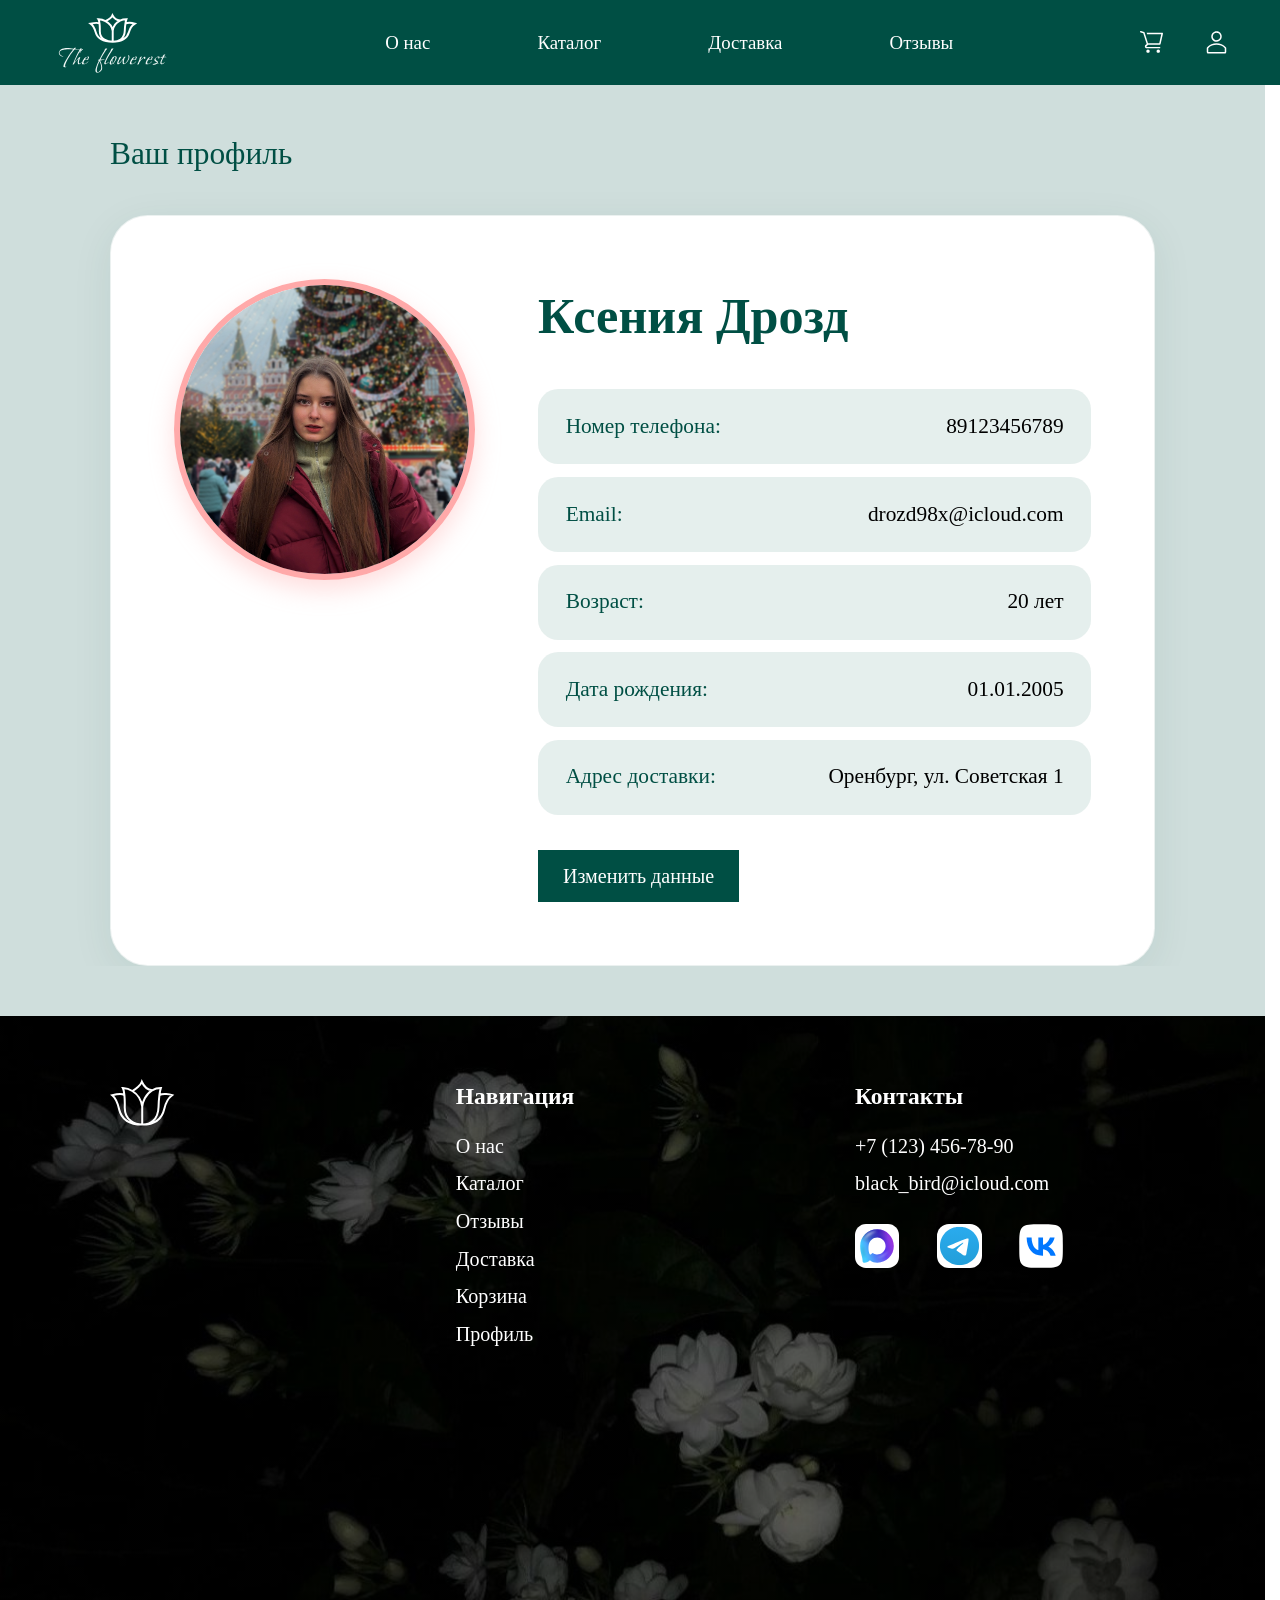
<file: pages/profile.html>
<!doctype html>
<html lang="ru">

<head>
  <meta charset="UTF-8" />
  <meta name="viewport" content="width=device-width, initial-scale=1.0" />
  <title>The Howerest</title>
  <link rel="stylesheet" href="../css/main.css" />
  <script src="../js/main.js" defer></script>
</head>

<body>
  <header class="header">
    <div class="logo">
      <a href="/">
        <img src="../img/logo1.svg" alt="Логотип" />
      </a>
    </div>

    <nav class="full-menu" id="full-menu">
      <ul class="full-menu__list">
        <li><a class="full-menu__link" href="../pages/about.html">О нас</a></li>
        <li>
          <a class="full-menu__link" href="../pages/catalog.html">Каталог</a>
        </li>
        <li>
          <a class="full-menu__link" href="../pages/delivery.html">Доставка</a>
        </li>
        <li><a class="full-menu__link" href="../pages/reviews.html">Отзывы</a></li>
      </ul>
    </nav>
    <div class="header-actions">
      <a href="../pages/basket.html" class="header-basket">
        <span class="cart-count" id="cart-count">0</span>
        <svg class="header-icon" width="27" height="27" viewBox="0 0 27 27" xmlns="http://www.w3.org/2000/svg">
          <g clip-path="url(#clip0_221_533)">
            <path
              d="M9.99756 23.8411C10.9295 23.8411 11.6851 23.0905 11.6851 22.1647C11.6851 21.2389 10.9295 20.4884 9.99756 20.4884C9.06558 20.4884 8.31006 21.2389 8.31006 22.1647C8.31006 23.0905 9.06558 23.8411 9.99756 23.8411Z" />
            <path
              d="M20.25 23.8411C21.182 23.8411 21.9375 23.0905 21.9375 22.1647C21.9375 21.2389 21.182 20.4884 20.25 20.4884C19.318 20.4884 18.5625 21.2389 18.5625 22.1647C18.5625 23.0905 19.318 23.8411 20.25 23.8411Z" />
            <path
              d="M24.8101 4.00082C24.7403 3.91536 24.6523 3.84631 24.5525 3.79865C24.4526 3.75099 24.3434 3.72589 24.2326 3.72516H8.61761L9.10511 5.21523H23.2501L21.2476 14.1556H9.99761L6.57011 3.375C6.53304 3.2606 6.46866 3.15682 6.38247 3.07249C6.29627 2.98816 6.19082 2.9258 6.07511 2.89073L3.00011 1.95198C2.90556 1.92312 2.80621 1.91304 2.70774 1.92232C2.60927 1.9316 2.5136 1.96005 2.42619 2.00606C2.24968 2.09897 2.11754 2.25774 2.05886 2.44743C2.00018 2.63712 2.01977 2.8422 2.1133 3.01755C2.20683 3.1929 2.36666 3.32416 2.55761 3.38245L5.25011 4.20198L8.69261 15.005L7.46261 16.0033L7.36511 16.1002C7.06087 16.4485 6.88841 16.8912 6.87746 17.3523C6.86651 17.8133 7.01774 18.2637 7.30511 18.6258C7.50953 18.8728 7.76929 19.0688 8.06362 19.1981C8.35794 19.3275 8.67866 19.3867 9.00011 19.3709H21.5176C21.7165 19.3709 21.9073 19.2924 22.0479 19.1526C22.1886 19.0129 22.2676 18.8234 22.2676 18.6258C22.2676 18.4282 22.1886 18.2387 22.0479 18.099C21.9073 17.9593 21.7165 17.8808 21.5176 17.8808H8.88011C8.79375 17.8779 8.7096 17.8529 8.63581 17.8082C8.56201 17.7635 8.50106 17.7007 8.45883 17.6258C8.41661 17.5509 8.39455 17.4665 8.39477 17.3806C8.39499 17.2948 8.4175 17.2104 8.46011 17.1358L10.2676 15.6457H21.8476C22.021 15.6499 22.1905 15.5943 22.3272 15.4883C22.464 15.3824 22.5595 15.2326 22.5976 15.0646L24.9751 4.6341C24.9979 4.52303 24.9949 4.40825 24.9663 4.29851C24.9377 4.18877 24.8843 4.08696 24.8101 4.00082V4.00082Z" />
          </g>
          <defs>
            <clipPath id="clip0_221_533">
              <rect width="27" height="26.8212" />
            </clipPath>
          </defs>
        </svg>
      </a>
      <a href="../pages/profile.html" class="header-profile">
        <svg class="header-icon" width="27" height="27" viewBox="0 0 27 27" xmlns="http://www.w3.org/2000/svg">
          <g clip-path="url(#clip0_221_534)">
            <path
              d="M13.5 12.6656C14.5384 12.6656 15.5534 12.3597 16.4167 11.7866C17.2801 11.2136 17.953 10.3991 18.3504 9.44612C18.7477 8.49316 18.8517 7.44455 18.6491 6.43289C18.4466 5.42124 17.9465 4.49197 17.2123 3.76261C16.4781 3.03324 15.5426 2.53654 14.5242 2.33531C13.5058 2.13408 12.4502 2.23736 11.4909 2.63209C10.5316 3.02682 9.71166 3.69527 9.13478 4.55291C8.55791 5.41055 8.25 6.41886 8.25 7.45033C8.25 8.8335 8.80312 10.16 9.78769 11.1381C10.7723 12.1161 12.1076 12.6656 13.5 12.6656ZM13.5 3.72517C14.2417 3.72517 14.9667 3.94365 15.5834 4.35297C16.2001 4.7623 16.6807 5.34409 16.9645 6.02477C17.2484 6.70546 17.3226 7.45447 17.1779 8.17708C17.0333 8.89969 16.6761 9.56345 16.1517 10.0844C15.6272 10.6054 14.959 10.9602 14.2316 11.1039C13.5042 11.2477 12.7502 11.1739 12.0649 10.8919C11.3797 10.61 10.794 10.1325 10.382 9.51992C9.96993 8.90732 9.75 8.1871 9.75 7.45033C9.75 6.46236 10.1451 5.51485 10.8483 4.81624C11.5516 4.11764 12.5054 3.72517 13.5 3.72517Z" />
            <path
              d="M22.8525 18.1565C21.6497 16.8936 20.2003 15.8878 18.5929 15.2003C16.9855 14.5129 15.2538 14.1583 13.5038 14.1583C11.7537 14.1583 10.022 14.5129 8.4146 15.2003C6.80717 15.8878 5.35777 16.8936 4.155 18.1565C3.89424 18.4331 3.74941 18.7981 3.75 19.1772V23.096C3.75 23.4912 3.90804 23.8702 4.18934 24.1497C4.47065 24.4291 4.85218 24.5861 5.25 24.5861H21.75C22.1478 24.5861 22.5294 24.4291 22.8107 24.1497C23.092 23.8702 23.25 23.4912 23.25 23.096V19.1772C23.2526 18.7992 23.1105 18.4343 22.8525 18.1565ZM21.75 23.096H5.25V19.1697C6.31292 18.0579 7.59247 17.1725 9.01077 16.5675C10.4291 15.9625 11.9565 15.6505 13.5 15.6505C15.0435 15.6505 16.5709 15.9625 17.9892 16.5675C19.4075 17.1725 20.6871 18.0579 21.75 19.1697V23.096Z" />
          </g>
          <defs>
            <clipPath id="clip0_221_534">
              <rect width="27" height="26.8212" />
            </clipPath>
          </defs>
        </svg>
      </a>
      <button class="burger" id="burger">
        <span class="burger__line"></span>
        <span class="burger__line"></span>
        <span class="burger__line"></span>
      </button>
    </div>
  </header>
  <div class="overlay" id="overlay"></div>
  <main>
    <section class="section section_green">
      <div class="container">
        <h1 class="title">Ваш профиль</h1>
        <div class="profile">
          <img src="../img/reviews/3.png" alt="" class="profile__img" />

          <div class="profile-content">
            <h2 class="profile__name">Ксения Дрозд</h2>

            <div class="profile-info">
              <p class="profile__data">
                Номер телефона:
                <span class="profile__value" id="phoneText">89123456789</span>
              </p>

              <p class="profile__data">
                Email:
                <span class="profile__value" id="emailText">drozd98x@icloud.com</span>
              </p>

              <p class="profile__data">
                Возраст:
                <span class="profile__value" id="ageText">20 лет</span>
              </p>

              <p class="profile__data">
                Дата рождения:
                <span class="profile__value" id="birthText">01.01.2005</span>
              </p>

              <p class="profile__data">
                Адрес доставки:
                <span class="profile__value" id="addressText">
                  Оренбург, ул. Советская 1
                </span>
              </p>
            </div>

            <button class="btn btn-green" id="editBtn">Изменить данные</button>

            <form class="profile-form hidden" id="profileForm">
              <label>
                Номер телефона
                <input type="text" id="phoneInput" placeholder="Телефон" />
              </label>
              <label>
                Email
                <input type="email" id="emailInput" placeholder="Email" />

              </label>
              <label>
                Возраст
                <input type="text" id="ageInput" placeholder="Возраст" />

              </label>
              <label>
                Дата рождения
                <input type="text" id="birthInput" placeholder="Дата рождения" />
              </label>
              <label>
                Адрес доставки
                <input type="text" id="addressInput" placeholder="Адрес" />

              </label>


              <div class="profile-buttons">
                <button type="submit" class="btn ">Сохранить</button>

                <button type="button" class="btn btn-green" id="cancelBtn">
                  Отмена
                </button>
              </div>
            </form>
          </div>
        </div>
      </div>
    </section>
  </main>
  <footer class="footer">
    <div class="container footer-cont">
      <div class="footer-cont__top">
        <a href="/">
          <img src="../img/logo.svg" alt="logo" />
        </a>
        <div class="footer__block">
          <h3 class="footer__title">Навигация</h3>
          <ul class="footer__list">
            <li class="footer__item">
              <a class="link" href="../pages/about.html">О нас</a>
            </li>
            <li class="footer__item">
              <a class="link" href="../pages/catalog.html">Каталог</a>
            </li>
            <li class="footer__item">
              <a class="link" href="../pages/reviews.html">Отзывы</a>
            </li>
            <li class="footer__item">
              <a class="link" href="../pages/delivery.html">Доставка</a>
            </li>
            <li class="footer__item">
              <a class="link" href="../pages/basket.html">Корзина</a>
            </li>
            <li class="footer__item">
              <a class="link" href="../pages/profile.html">Профиль</a>
            </li>
          </ul>
        </div>
        <div class="footer__block">
          <h3 class="footer__title">Контакты</h3>
          <ul class="footer__list">
            <li class="footer__item">
              <a class="link" href="#">+7 (123) 456-78-90</a>
            </li>
            <li class="footer__item">
              <a class="link" href="#">black_bird@icloud.com</a>
            </li>
            <li>
              <div class="footer__networks">
                <img src="../img/footer/MAX.svg" alt="" class="network-icon" />
                <img src="../img/footer/Telegram.svg" alt="" class="network-icon" />
                <img src="../img/footer/VK.svg" alt="" class="network-icon" />
              </div>
            </li>
            <li>
              <iframe
                src="https://yandex.ru/map-widget/v1/?um=constructor%3A52e5e6a4a6f6991aca93e91b4d453ca29bb0eb1a82e586d2be83310b5b76d53d&amp;source=constructor"
                width="100%" height="250" frameborder="0"></iframe>
            </li>
          </ul>
        </div>
      </div>
    </div>
  </footer>
</body>
<script>
  document.addEventListener('DOMContentLoaded', () => {

    updateCartCount();

  });
</script>

</html>
</file>
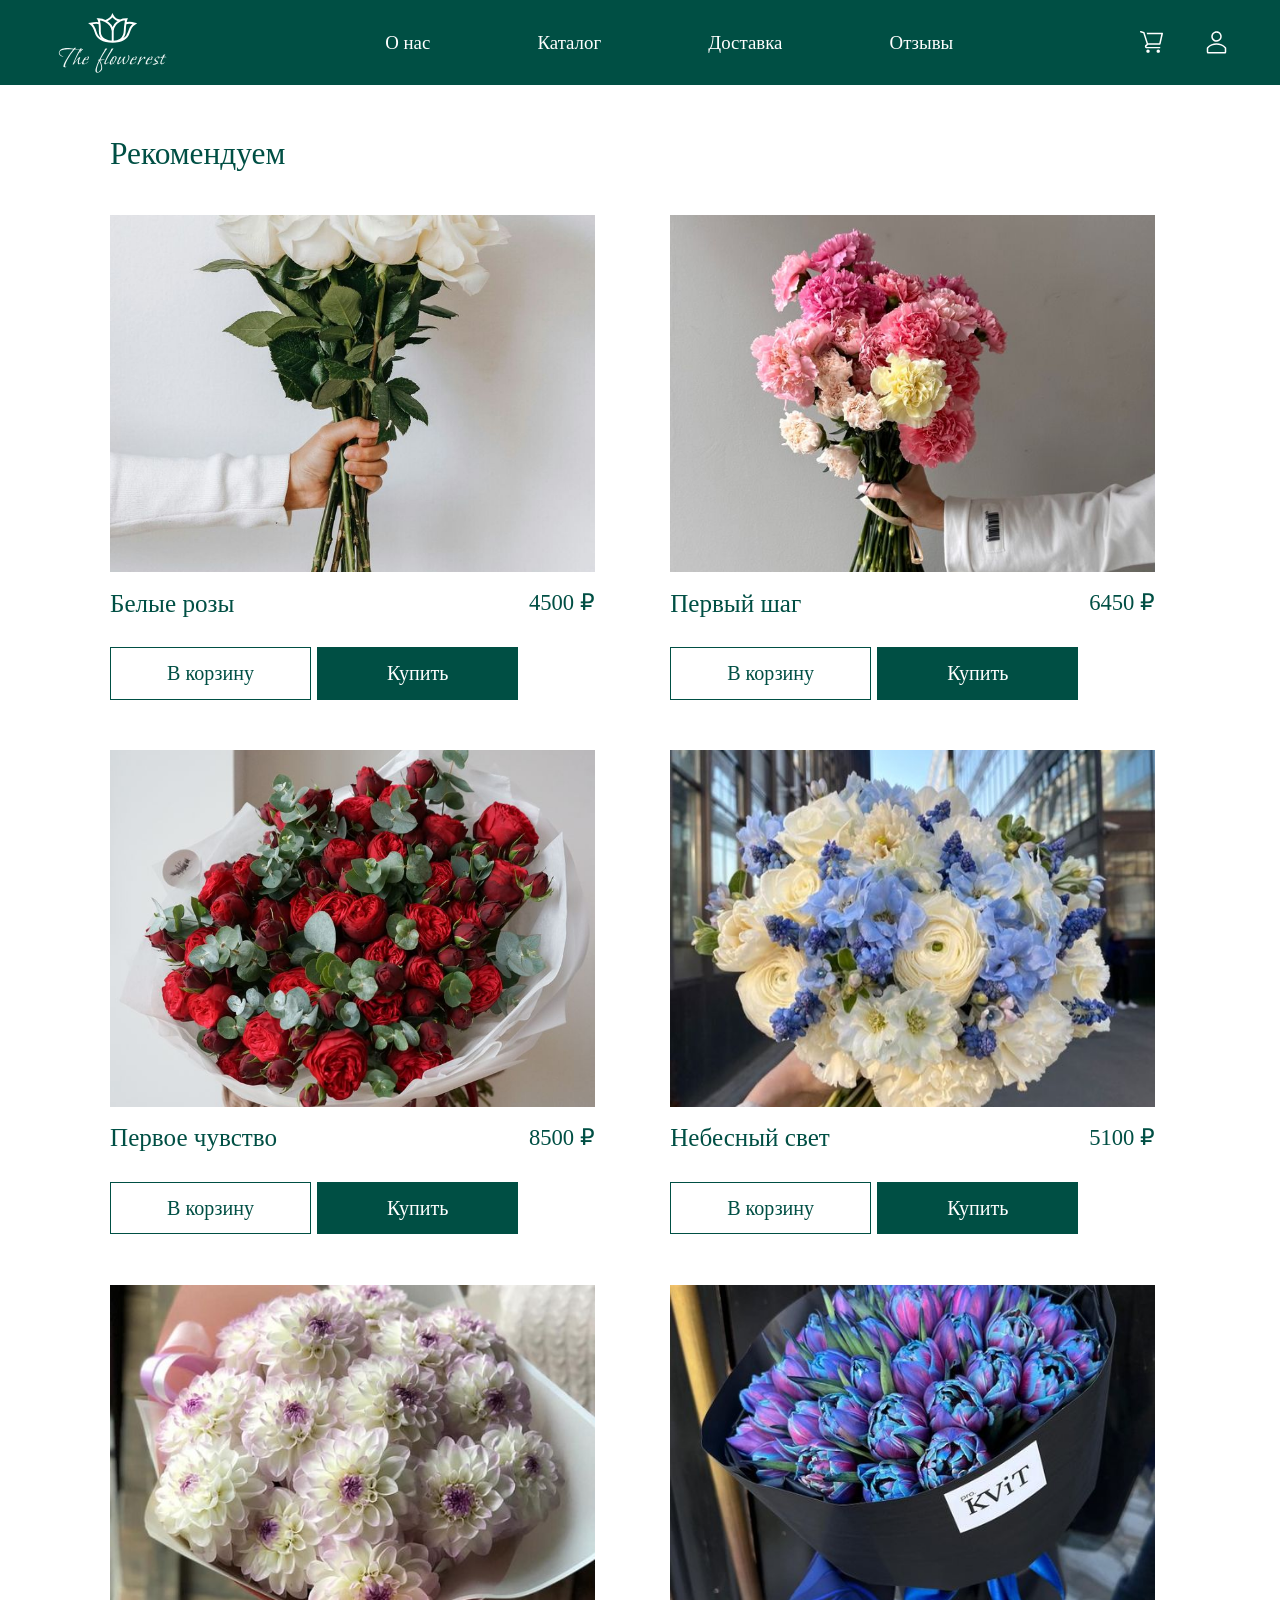
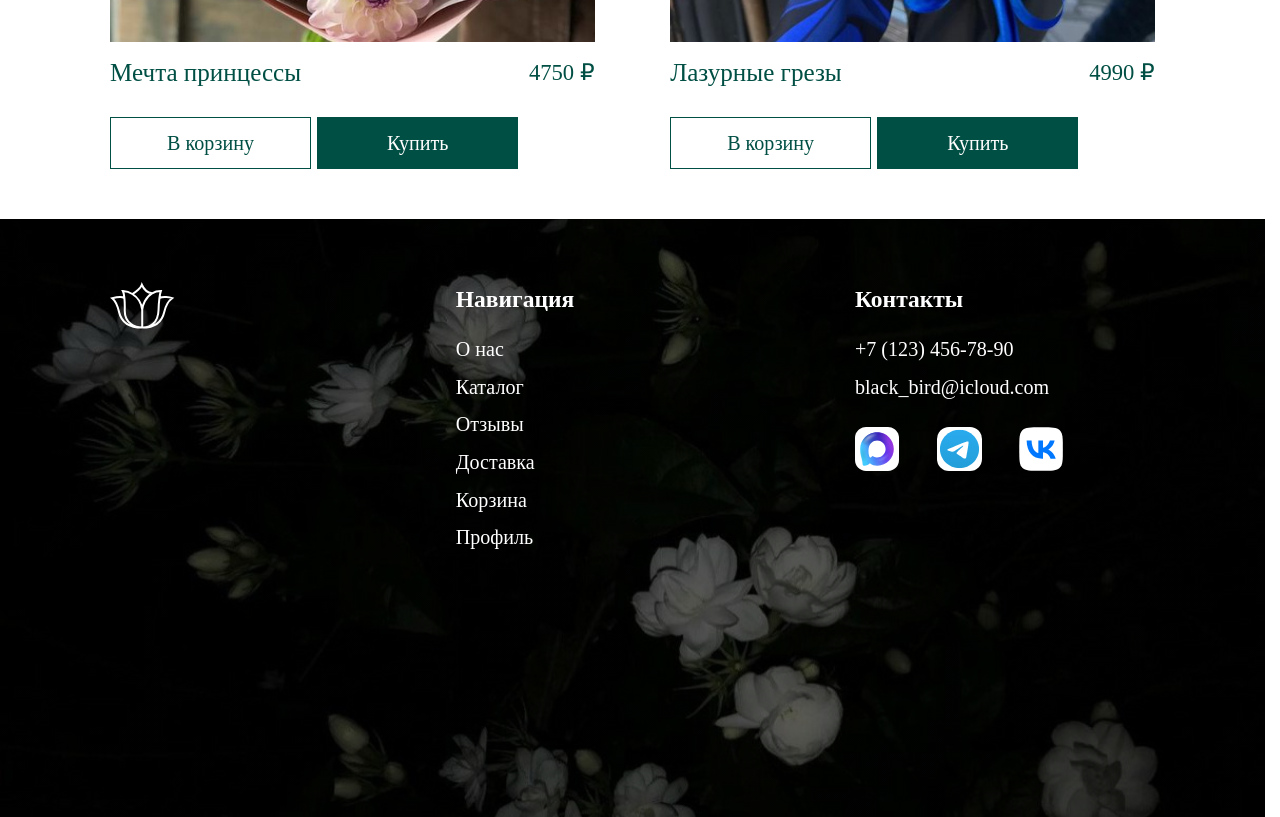
<file: pages/recommendation.html>
<!doctype html>
<html lang="ru">

<head>
  <meta charset="UTF-8" />
  <meta name="viewport" content="width=device-width, initial-scale=1.0" />
  <title>The Howerest</title>
  <link rel="stylesheet" href="../css/main.css" />
  <script src="../js/main.js" defer></script>
</head>

<body>
  <header class="header">
    <div class="logo">
      <a href="/">
        <img src="../img/logo1.svg" alt="Логотип" />
      </a>
    </div>

    <nav class="full-menu" id="full-menu">
      <ul class="full-menu__list">
        <li><a class="full-menu__link" href="../pages/about.html">О нас</a></li>
        <li>
          <a class="full-menu__link" href="../pages/catalog.html">Каталог</a>
        </li>
        <li>
          <a class="full-menu__link" href="../pages/delivery.html">Доставка</a>
        </li>
        <li><a class="full-menu__link" href="../pages/reviews.html">Отзывы</a></li>
      </ul>
    </nav>
    <div class="header-actions">
      <a href="../pages/basket.html" class="header-basket">
        <span class="cart-count" id="cart-count">0</span>
        <svg class="header-icon" width="27" height="27" viewBox="0 0 27 27" xmlns="http://www.w3.org/2000/svg">
          <g clip-path="url(#clip0_221_533)">
            <path
              d="M9.99756 23.8411C10.9295 23.8411 11.6851 23.0905 11.6851 22.1647C11.6851 21.2389 10.9295 20.4884 9.99756 20.4884C9.06558 20.4884 8.31006 21.2389 8.31006 22.1647C8.31006 23.0905 9.06558 23.8411 9.99756 23.8411Z" />
            <path
              d="M20.25 23.8411C21.182 23.8411 21.9375 23.0905 21.9375 22.1647C21.9375 21.2389 21.182 20.4884 20.25 20.4884C19.318 20.4884 18.5625 21.2389 18.5625 22.1647C18.5625 23.0905 19.318 23.8411 20.25 23.8411Z" />
            <path
              d="M24.8101 4.00082C24.7403 3.91536 24.6523 3.84631 24.5525 3.79865C24.4526 3.75099 24.3434 3.72589 24.2326 3.72516H8.61761L9.10511 5.21523H23.2501L21.2476 14.1556H9.99761L6.57011 3.375C6.53304 3.2606 6.46866 3.15682 6.38247 3.07249C6.29627 2.98816 6.19082 2.9258 6.07511 2.89073L3.00011 1.95198C2.90556 1.92312 2.80621 1.91304 2.70774 1.92232C2.60927 1.9316 2.5136 1.96005 2.42619 2.00606C2.24968 2.09897 2.11754 2.25774 2.05886 2.44743C2.00018 2.63712 2.01977 2.8422 2.1133 3.01755C2.20683 3.1929 2.36666 3.32416 2.55761 3.38245L5.25011 4.20198L8.69261 15.005L7.46261 16.0033L7.36511 16.1002C7.06087 16.4485 6.88841 16.8912 6.87746 17.3523C6.86651 17.8133 7.01774 18.2637 7.30511 18.6258C7.50953 18.8728 7.76929 19.0688 8.06362 19.1981C8.35794 19.3275 8.67866 19.3867 9.00011 19.3709H21.5176C21.7165 19.3709 21.9073 19.2924 22.0479 19.1526C22.1886 19.0129 22.2676 18.8234 22.2676 18.6258C22.2676 18.4282 22.1886 18.2387 22.0479 18.099C21.9073 17.9593 21.7165 17.8808 21.5176 17.8808H8.88011C8.79375 17.8779 8.7096 17.8529 8.63581 17.8082C8.56201 17.7635 8.50106 17.7007 8.45883 17.6258C8.41661 17.5509 8.39455 17.4665 8.39477 17.3806C8.39499 17.2948 8.4175 17.2104 8.46011 17.1358L10.2676 15.6457H21.8476C22.021 15.6499 22.1905 15.5943 22.3272 15.4883C22.464 15.3824 22.5595 15.2326 22.5976 15.0646L24.9751 4.6341C24.9979 4.52303 24.9949 4.40825 24.9663 4.29851C24.9377 4.18877 24.8843 4.08696 24.8101 4.00082V4.00082Z" />
          </g>
          <defs>
            <clipPath id="clip0_221_533">
              <rect width="27" height="26.8212" />
            </clipPath>
          </defs>
        </svg>
      </a>
      <a href="../pages/profile.html" class="header-profile">
        <svg class="header-icon" width="27" height="27" viewBox="0 0 27 27" xmlns="http://www.w3.org/2000/svg">
          <g clip-path="url(#clip0_221_534)">
            <path
              d="M13.5 12.6656C14.5384 12.6656 15.5534 12.3597 16.4167 11.7866C17.2801 11.2136 17.953 10.3991 18.3504 9.44612C18.7477 8.49316 18.8517 7.44455 18.6491 6.43289C18.4466 5.42124 17.9465 4.49197 17.2123 3.76261C16.4781 3.03324 15.5426 2.53654 14.5242 2.33531C13.5058 2.13408 12.4502 2.23736 11.4909 2.63209C10.5316 3.02682 9.71166 3.69527 9.13478 4.55291C8.55791 5.41055 8.25 6.41886 8.25 7.45033C8.25 8.8335 8.80312 10.16 9.78769 11.1381C10.7723 12.1161 12.1076 12.6656 13.5 12.6656ZM13.5 3.72517C14.2417 3.72517 14.9667 3.94365 15.5834 4.35297C16.2001 4.7623 16.6807 5.34409 16.9645 6.02477C17.2484 6.70546 17.3226 7.45447 17.1779 8.17708C17.0333 8.89969 16.6761 9.56345 16.1517 10.0844C15.6272 10.6054 14.959 10.9602 14.2316 11.1039C13.5042 11.2477 12.7502 11.1739 12.0649 10.8919C11.3797 10.61 10.794 10.1325 10.382 9.51992C9.96993 8.90732 9.75 8.1871 9.75 7.45033C9.75 6.46236 10.1451 5.51485 10.8483 4.81624C11.5516 4.11764 12.5054 3.72517 13.5 3.72517Z" />
            <path
              d="M22.8525 18.1565C21.6497 16.8936 20.2003 15.8878 18.5929 15.2003C16.9855 14.5129 15.2538 14.1583 13.5038 14.1583C11.7537 14.1583 10.022 14.5129 8.4146 15.2003C6.80717 15.8878 5.35777 16.8936 4.155 18.1565C3.89424 18.4331 3.74941 18.7981 3.75 19.1772V23.096C3.75 23.4912 3.90804 23.8702 4.18934 24.1497C4.47065 24.4291 4.85218 24.5861 5.25 24.5861H21.75C22.1478 24.5861 22.5294 24.4291 22.8107 24.1497C23.092 23.8702 23.25 23.4912 23.25 23.096V19.1772C23.2526 18.7992 23.1105 18.4343 22.8525 18.1565ZM21.75 23.096H5.25V19.1697C6.31292 18.0579 7.59247 17.1725 9.01077 16.5675C10.4291 15.9625 11.9565 15.6505 13.5 15.6505C15.0435 15.6505 16.5709 15.9625 17.9892 16.5675C19.4075 17.1725 20.6871 18.0579 21.75 19.1697V23.096Z" />
          </g>
          <defs>
            <clipPath id="clip0_221_534">
              <rect width="27" height="26.8212" />
            </clipPath>
          </defs>
        </svg>
      </a>
      <button class="burger" id="burger">
        <span class="burger__line"></span>
        <span class="burger__line"></span>
        <span class="burger__line"></span>
      </button>
    </div>
  </header>
  <div class="overlay" id="overlay"></div>
  <main>
    <div class="container">
      <section class="section recommendations">
        <h1 class="title">Рекомендуем</h1>
        <div class="cards-flowers">
          <div class="card-flowers">
            <img src="../img/recommendation-page/1.jpg" alt="" class="card-img">
            <div class="card-info">
              <h2 class="card-title">Белые розы</h2>
              <p class="card-price">4500 ₽</p>
            </div>
            <div class="btns">
              <button class="btn add-to-cart">В корзину</button>
              <button class="btn btn-green">Купить</button>
            </div>
          </div>
          <div class="card-flowers">
            <img src="../img/recommendation-page/2.png" alt="" class="card-img">
            <div class="card-info">
              <h2 class="card-title">Первый шаг</h2>
              <p class="card-price">6450 ₽</p>
            </div>
            <div class="btns">
              <button class="btn add-to-cart">В корзину</button>
              <button class="btn btn-green">Купить</button>
            </div>
          </div>
          <div class="card-flowers">
            <img src="../img/recommendation-page/3.png" alt="" class="card-img">
            <div class="card-info">
              <h2 class="card-title">Первое чувство</h2>
              <p class="card-price">8500 ₽</p>
            </div>
            <div class="btns">
              <button class="btn add-to-cart">В корзину</button>
              <button class="btn btn-green">Купить</button>
            </div>
          </div>
          <div class="card-flowers">
            <img src="../img/recommendation-page/4.png" alt="" class="card-img">
            <div class="card-info">
              <h2 class="card-title">Небесный свет</h2>
              <p class="card-price">5100 ₽</p>
            </div>
            <div class="btns">
              <button class="btn add-to-cart">В корзину</button>
              <button class="btn btn-green">Купить</button>
            </div>
          </div>
          <div class="card-flowers">
            <img src="../img/recommendation-page/5.png" alt="" class="card-img">
            <div class="card-info">
              <h2 class="card-title">Мечта принцессы</h2>
              <p class="card-price">4750 ₽</p>
            </div>
            <div class="btns">
              <button class="btn add-to-cart">В корзину</button>
              <button class="btn btn-green">Купить</button>
            </div>
          </div>
          <div class="card-flowers">
            <img src="../img/recommendation-page/6.png" alt="" class="card-img">
            <div class="card-info">
              <h2 class="card-title">Лазурные грезы</h2>
              <p class="card-price">4990 ₽</p>
            </div>
            <div class="btns">
              <button class="btn add-to-cart">В корзину</button>
              <button class="btn btn-green ">Купить</button>
            </div>
          </div>
        </div>

      </section>
    </div>
  </main>
  <footer class="footer">
    <div class="container footer-cont">
      <div class="footer-cont__top">
        <a href="/">
          <img src="../img/logo.svg" alt="logo" />
        </a>
        <div class="footer__block">
          <h3 class="footer__title">Навигация</h3>
          <ul class="footer__list">
            <li class="footer__item">
              <a class="link" href="../pages/about.html">О нас</a>
            </li>
            <li class="footer__item">
              <a class="link" href="../pages/catalog.html">Каталог</a>
            </li>
            <li class="footer__item">
              <a class="link" href="../pages/reviews.html">Отзывы</a>
            </li>
            <li class="footer__item">
              <a class="link" href="../pages/delivery.html">Доставка</a>
            </li>
            <li class="footer__item">
              <a class="link" href="../pages/basket.html">Корзина</a>
            </li>
            <li class="footer__item">
              <a class="link" href="../pages/profile.html">Профиль</a>
            </li>
          </ul>
        </div>
        <div class="footer__block">
          <h3 class="footer__title">Контакты</h3>
          <ul class="footer__list">
            <li class="footer__item">
              <a class="link" href="#">+7 (123) 456-78-90</a>
            </li>
            <li class="footer__item">
              <a class="link" href="#">black_bird@icloud.com</a>
            </li>
            <li>
              <div class="footer__networks">
                <img src="../img/footer/MAX.svg" alt="" class="network-icon" />
                <img src="../img/footer/Telegram.svg" alt="" class="network-icon" />
                <img src="../img/footer/VK.svg" alt="" class="network-icon" />
              </div>
            </li>
            <li>
              <iframe
                src="https://yandex.ru/map-widget/v1/?um=constructor%3A52e5e6a4a6f6991aca93e91b4d453ca29bb0eb1a82e586d2be83310b5b76d53d&amp;source=constructor"
                width="100%" height="250" frameborder="0"></iframe>
            </li>
          </ul>
        </div>
      </div>
    </div>
  </footer>
</body>
<script>
  // корзина

  // добавление в корзину
  document.querySelectorAll(".add-to-cart").forEach((button) => {
    button.addEventListener("click", () => {

      const card = button.closest(".card-flowers");

      const title = card.querySelector(".card-title").textContent;
      const price = card.querySelector(".card-price").textContent;
      const img = card.querySelector(".card-img").getAttribute("src");

      const cart = getCart();

      const existingItem = cart.find((item) => item.title === title);

      if (existingItem) {
        existingItem.qty += 1;
      } else {
        cart.push({
          title,
          price,
          img,
          qty: 1,
        });
      }

      saveCart(cart);

      // обновляем счетчик
      updateCartCount();

      showToast("Товар добавлен в корзину");

    });
  });

  // при загрузке страницы
  document.addEventListener("DOMContentLoaded", () => {
    updateCartCount();
  });
</script>

</html>
</file>
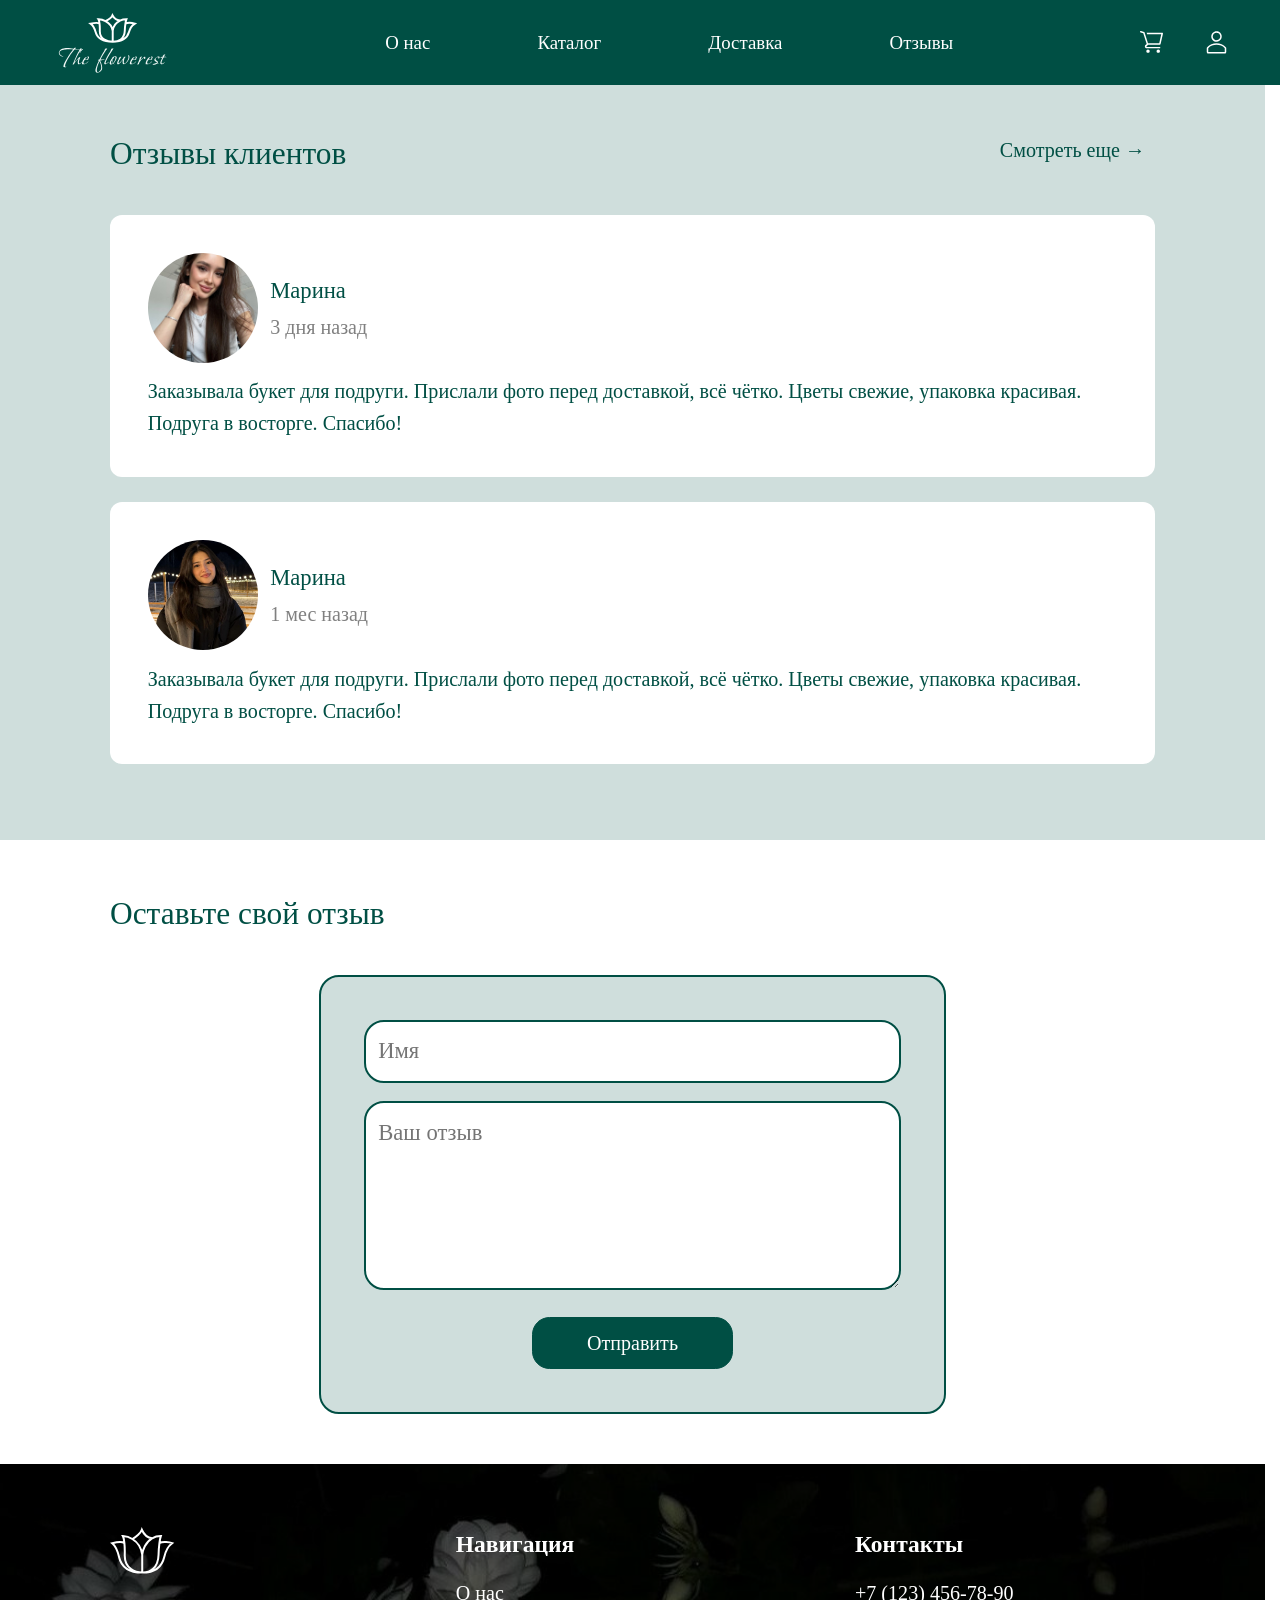
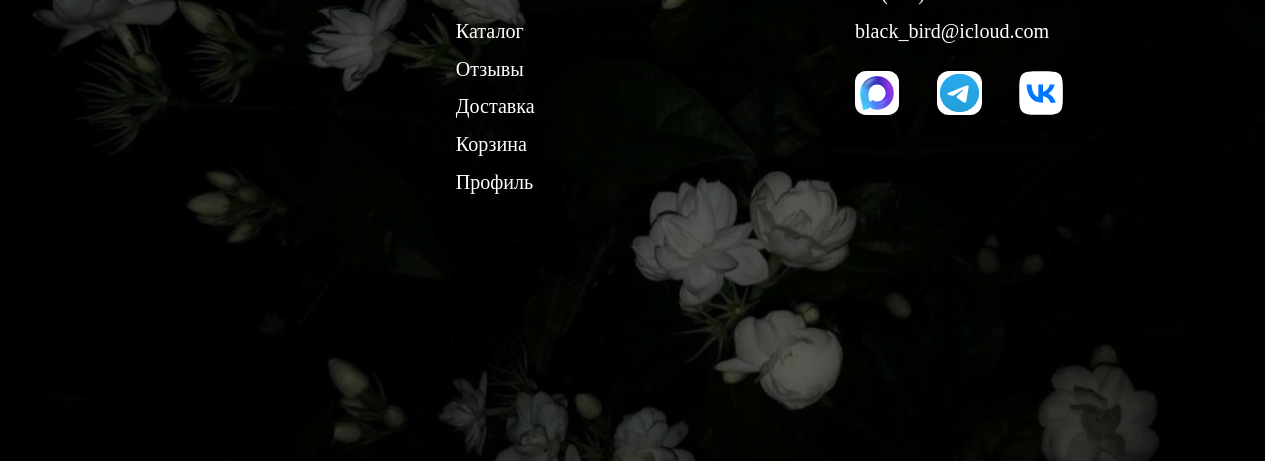
<file: pages/reviews.html>
<!doctype html>
<html lang="ru">

<head>
  <meta charset="UTF-8" />
  <meta name="viewport" content="width=device-width, initial-scale=1.0" />
  <title>The Howerest</title>
  <link rel="stylesheet" href="../css/main.css" />
  <script src="../js/main.js" defer></script>
</head>

<body>
  <header class="header">
    <div class="logo">
      <a href="/">
        <img src="../img/logo1.svg" alt="Логотип" />
      </a>
    </div>

    <nav class="full-menu" id="full-menu">
      <ul class="full-menu__list">
        <li><a class="full-menu__link" href="../pages/about.html">О нас</a></li>
        <li>
          <a class="full-menu__link" href="../pages/catalog.html">Каталог</a>
        </li>
        <li>
          <a class="full-menu__link" href="../pages/delivery.html">Доставка</a>
        </li>
        <li><a class="full-menu__link" href="../pages/reviews.html">Отзывы</a></li>
      </ul>
    </nav>
    <div class="header-actions">
      <a href="../pages/basket.html" class="header-basket">
        <span class="cart-count" id="cart-count">0</span>
        <svg class="header-icon" width="27" height="27" viewBox="0 0 27 27" xmlns="http://www.w3.org/2000/svg">
          <g clip-path="url(#clip0_221_533)">
            <path
              d="M9.99756 23.8411C10.9295 23.8411 11.6851 23.0905 11.6851 22.1647C11.6851 21.2389 10.9295 20.4884 9.99756 20.4884C9.06558 20.4884 8.31006 21.2389 8.31006 22.1647C8.31006 23.0905 9.06558 23.8411 9.99756 23.8411Z" />
            <path
              d="M20.25 23.8411C21.182 23.8411 21.9375 23.0905 21.9375 22.1647C21.9375 21.2389 21.182 20.4884 20.25 20.4884C19.318 20.4884 18.5625 21.2389 18.5625 22.1647C18.5625 23.0905 19.318 23.8411 20.25 23.8411Z" />
            <path
              d="M24.8101 4.00082C24.7403 3.91536 24.6523 3.84631 24.5525 3.79865C24.4526 3.75099 24.3434 3.72589 24.2326 3.72516H8.61761L9.10511 5.21523H23.2501L21.2476 14.1556H9.99761L6.57011 3.375C6.53304 3.2606 6.46866 3.15682 6.38247 3.07249C6.29627 2.98816 6.19082 2.9258 6.07511 2.89073L3.00011 1.95198C2.90556 1.92312 2.80621 1.91304 2.70774 1.92232C2.60927 1.9316 2.5136 1.96005 2.42619 2.00606C2.24968 2.09897 2.11754 2.25774 2.05886 2.44743C2.00018 2.63712 2.01977 2.8422 2.1133 3.01755C2.20683 3.1929 2.36666 3.32416 2.55761 3.38245L5.25011 4.20198L8.69261 15.005L7.46261 16.0033L7.36511 16.1002C7.06087 16.4485 6.88841 16.8912 6.87746 17.3523C6.86651 17.8133 7.01774 18.2637 7.30511 18.6258C7.50953 18.8728 7.76929 19.0688 8.06362 19.1981C8.35794 19.3275 8.67866 19.3867 9.00011 19.3709H21.5176C21.7165 19.3709 21.9073 19.2924 22.0479 19.1526C22.1886 19.0129 22.2676 18.8234 22.2676 18.6258C22.2676 18.4282 22.1886 18.2387 22.0479 18.099C21.9073 17.9593 21.7165 17.8808 21.5176 17.8808H8.88011C8.79375 17.8779 8.7096 17.8529 8.63581 17.8082C8.56201 17.7635 8.50106 17.7007 8.45883 17.6258C8.41661 17.5509 8.39455 17.4665 8.39477 17.3806C8.39499 17.2948 8.4175 17.2104 8.46011 17.1358L10.2676 15.6457H21.8476C22.021 15.6499 22.1905 15.5943 22.3272 15.4883C22.464 15.3824 22.5595 15.2326 22.5976 15.0646L24.9751 4.6341C24.9979 4.52303 24.9949 4.40825 24.9663 4.29851C24.9377 4.18877 24.8843 4.08696 24.8101 4.00082V4.00082Z" />
          </g>
          <defs>
            <clipPath id="clip0_221_533">
              <rect width="27" height="26.8212" />
            </clipPath>
          </defs>
        </svg>
      </a>
      <a href="../pages/profile.html" class="header-profile">
        <svg class="header-icon" width="27" height="27" viewBox="0 0 27 27" xmlns="http://www.w3.org/2000/svg">
          <g clip-path="url(#clip0_221_534)">
            <path
              d="M13.5 12.6656C14.5384 12.6656 15.5534 12.3597 16.4167 11.7866C17.2801 11.2136 17.953 10.3991 18.3504 9.44612C18.7477 8.49316 18.8517 7.44455 18.6491 6.43289C18.4466 5.42124 17.9465 4.49197 17.2123 3.76261C16.4781 3.03324 15.5426 2.53654 14.5242 2.33531C13.5058 2.13408 12.4502 2.23736 11.4909 2.63209C10.5316 3.02682 9.71166 3.69527 9.13478 4.55291C8.55791 5.41055 8.25 6.41886 8.25 7.45033C8.25 8.8335 8.80312 10.16 9.78769 11.1381C10.7723 12.1161 12.1076 12.6656 13.5 12.6656ZM13.5 3.72517C14.2417 3.72517 14.9667 3.94365 15.5834 4.35297C16.2001 4.7623 16.6807 5.34409 16.9645 6.02477C17.2484 6.70546 17.3226 7.45447 17.1779 8.17708C17.0333 8.89969 16.6761 9.56345 16.1517 10.0844C15.6272 10.6054 14.959 10.9602 14.2316 11.1039C13.5042 11.2477 12.7502 11.1739 12.0649 10.8919C11.3797 10.61 10.794 10.1325 10.382 9.51992C9.96993 8.90732 9.75 8.1871 9.75 7.45033C9.75 6.46236 10.1451 5.51485 10.8483 4.81624C11.5516 4.11764 12.5054 3.72517 13.5 3.72517Z" />
            <path
              d="M22.8525 18.1565C21.6497 16.8936 20.2003 15.8878 18.5929 15.2003C16.9855 14.5129 15.2538 14.1583 13.5038 14.1583C11.7537 14.1583 10.022 14.5129 8.4146 15.2003C6.80717 15.8878 5.35777 16.8936 4.155 18.1565C3.89424 18.4331 3.74941 18.7981 3.75 19.1772V23.096C3.75 23.4912 3.90804 23.8702 4.18934 24.1497C4.47065 24.4291 4.85218 24.5861 5.25 24.5861H21.75C22.1478 24.5861 22.5294 24.4291 22.8107 24.1497C23.092 23.8702 23.25 23.4912 23.25 23.096V19.1772C23.2526 18.7992 23.1105 18.4343 22.8525 18.1565ZM21.75 23.096H5.25V19.1697C6.31292 18.0579 7.59247 17.1725 9.01077 16.5675C10.4291 15.9625 11.9565 15.6505 13.5 15.6505C15.0435 15.6505 16.5709 15.9625 17.9892 16.5675C19.4075 17.1725 20.6871 18.0579 21.75 19.1697V23.096Z" />
          </g>
          <defs>
            <clipPath id="clip0_221_534">
              <rect width="27" height="26.8212" />
            </clipPath>
          </defs>
        </svg>
      </a>
      <button class="burger" id="burger">
        <span class="burger__line"></span>
        <span class="burger__line"></span>
        <span class="burger__line"></span>
      </button>
    </div>
  </header>
  <div class="overlay" id="overlay"></div>
  <main>
    <section class="section section_green">
      <div class="container">
        <h2 class="title">Отзывы клиентов</h2>
        <div class="reviews">
          <div class="review-card">
            <div class="review-card__top">
              <img src="../img/reviews/2.png" alt="${name}" class="review-card__photo">
              <div class="review-card__meta">
                <p class="review-card__name">Марина</p>
                <p class="review-card__date">3 дня назад</p>
              </div>
            </div>
            <p class="review-card__text">Заказывала букет для подруги. Прислали фото перед доставкой, всё чётко. Цветы
              свежие, упаковка красивая. Подруга в восторге. Спасибо!</p>
          </div>
          <div class="review-card">
            <div class="review-card__top">
              <img src="../img/reviews/1.png" alt="${name}" class="review-card__photo">
              <div class="review-card__meta">
                <p class="review-card__name">Марина</p>
                <p class="review-card__date">1 мес назад</p>
              </div>
            </div>
            <p class="review-card__text">Заказывала букет для подруги. Прислали фото перед доставкой, всё чётко. Цветы
              свежие, упаковка красивая. Подруга в восторге. Спасибо!</p>
          </div>
          <div class="center">
            <a href="#" class="link link-more-2">Смотреть еще →</a>
          </div>
        </div>
      </div>
    </section>
    <div class="container">
      <section class="section">
        <h2 class="title">Оставьте свой отзыв</h2>
        <form class="form" id="reviewForm">
          <label class="label">
            <input type="text" placeholder="Имя" class="input" id="reviewName">
          </label>
          <label>
            <textarea placeholder="Ваш отзыв" class="input textarea" id="reviewText"></textarea>
          </label>
          <button type="submit" class="btn btn-green">Отправить</button>
        </form>
      </section>
    </div>

  </main>
  <footer class="footer">
    <div class="container footer-cont">
      <div class="footer-cont__top">
        <a href="/">
          <img src="../img/logo.svg" alt="logo" />
        </a>
        <div class="footer__block">
          <h3 class="footer__title">Навигация</h3>
          <ul class="footer__list">
            <li class="footer__item">
              <a class="link" href="../pages/about.html">О нас</a>
            </li>
            <li class="footer__item">
              <a class="link" href="../pages/catalog.html">Каталог</a>
            </li>
            <li class="footer__item">
              <a class="link" href="../pages/reviews.html">Отзывы</a>
            </li>
            <li class="footer__item">
              <a class="link" href="../pages/delivery.html">Доставка</a>
            </li>
            <li class="footer__item">
              <a class="link" href="../pages/basket.html">Корзина</a>
            </li>
            <li class="footer__item">
              <a class="link" href="../pages/profile.html">Профиль</a>
            </li>
          </ul>
        </div>
        <div class="footer__block">
          <h3 class="footer__title">Контакты</h3>
          <ul class="footer__list">
            <li class="footer__item">
              <a class="link" href="#">+7 (123) 456-78-90</a>
            </li>
            <li class="footer__item">
              <a class="link" href="#">black_bird@icloud.com</a>
            </li>
            <li>
              <div class="footer__networks">
                <img src="../img/footer/MAX.svg" alt="" class="network-icon" />
                <img src="../img/footer/Telegram.svg" alt="" class="network-icon" />
                <img src="../img/footer/VK.svg" alt="" class="network-icon" />
              </div>
            </li>
            <li>
              <iframe
                src="https://yandex.ru/map-widget/v1/?um=constructor%3A52e5e6a4a6f6991aca93e91b4d453ca29bb0eb1a82e586d2be83310b5b76d53d&amp;source=constructor"
                width="100%" height="250" frameborder="0"></iframe>
            </li>
          </ul>
        </div>
      </div>
    </div>
  </footer>
</body>
<script>
  const reviewsContainer = document.querySelector('.reviews');

  // Загрузка отзывов при старте
  document.addEventListener('DOMContentLoaded', () => {
    loadReviews();
    updateCartCount();
  });

  // Отправка формы
  document.getElementById('reviewForm').addEventListener('submit', function (e) {
    e.preventDefault();

    const name = document.getElementById('reviewName').value.trim();
    const text = document.getElementById('reviewText').value.trim();

    if (!name || !text) return;

    const review = {
      name,
      text,
      date: 'только что'
    };

    // Сохраняем
    saveReview(review);

    // Добавляем в HTML
    renderReview(review);

    this.reset();

    showToast('Ваш отзыв отправлен!');
  });

  // Сохранение в localStorage
  function saveReview(review) {
    const reviews = JSON.parse(localStorage.getItem('reviews')) || [];

    reviews.unshift(review);

    localStorage.setItem('reviews', JSON.stringify(reviews));
  }

  // Загрузка из localStorage
  function loadReviews() {
    const reviews = JSON.parse(localStorage.getItem('reviews')) || [];

    reviews.forEach(review => {
      renderReview(review);
    });
  }

  // Отрисовка карточки
  function renderReview(review) {
    const card = document.createElement('div');
    card.classList.add('review-card');

    card.innerHTML = `
      <div class="review-card__top">
        <img src="../img/reviews/3.png" alt="${review.name}" class="review-card__photo">
        <div class="review-card__meta">
          <p class="review-card__name">${review.name}</p>
          <p class="review-card__date">${review.date}</p>
        </div>
      </div>
      <p class="review-card__text">${review.text}</p>
    `;

    reviewsContainer.prepend(card);
  }
</script>

</html>
</file>
<file: css/main.css>
@import url("./base/normalize.css");
@import url("./base/fonts.css");
@import url("./abstracts/variables.css");
@import url("./abstracts/utils.css");
@import url("./base/globals.css");

@import url("./components/button.css");
@import url("./components/header.css");
@import url("./components/footer.css");
@import url("./components/modal.css");

@import url("./pages/main-page.css");
@import url("./pages/about.css");
@import url("./pages/delivery.css");
@import url("./pages/catalog.css");
@import url("./pages/reviews.css");
@import url("./pages/profile.css");
@import url("./pages/basket.css");
</file>
